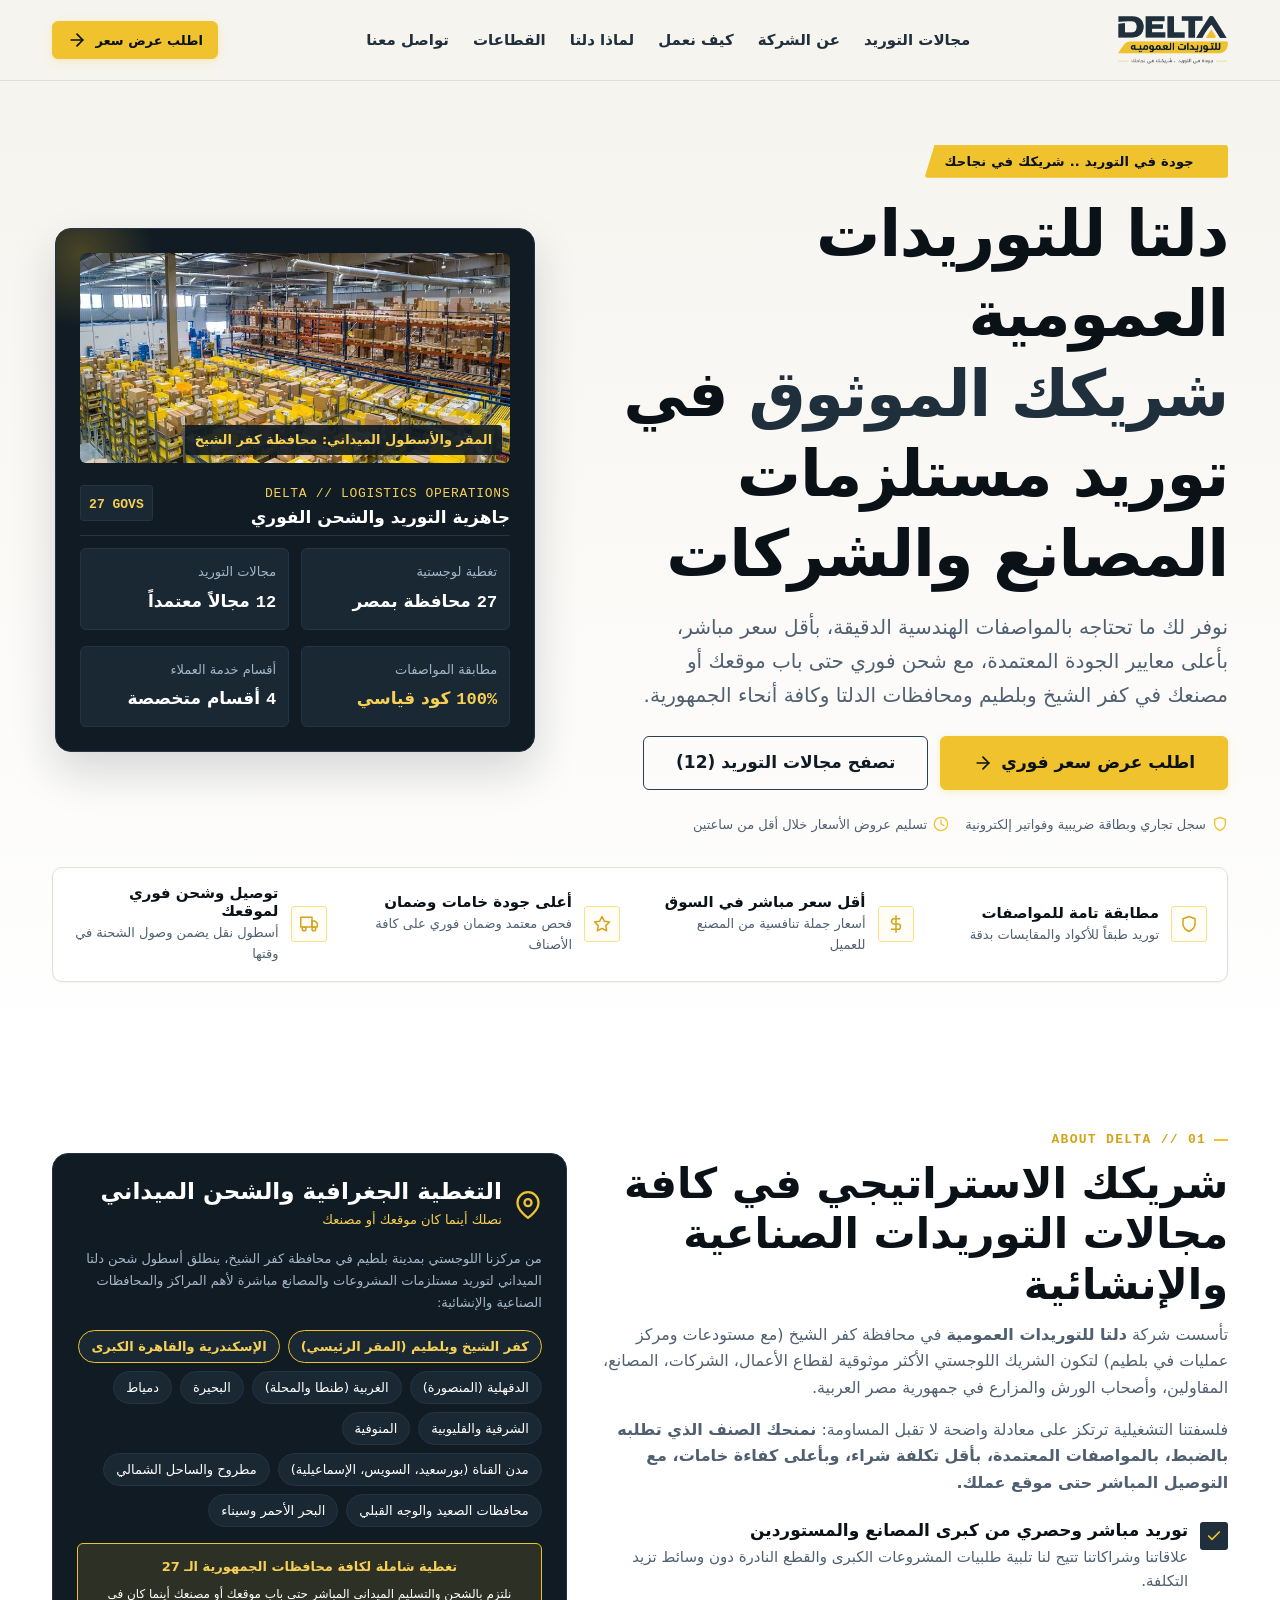
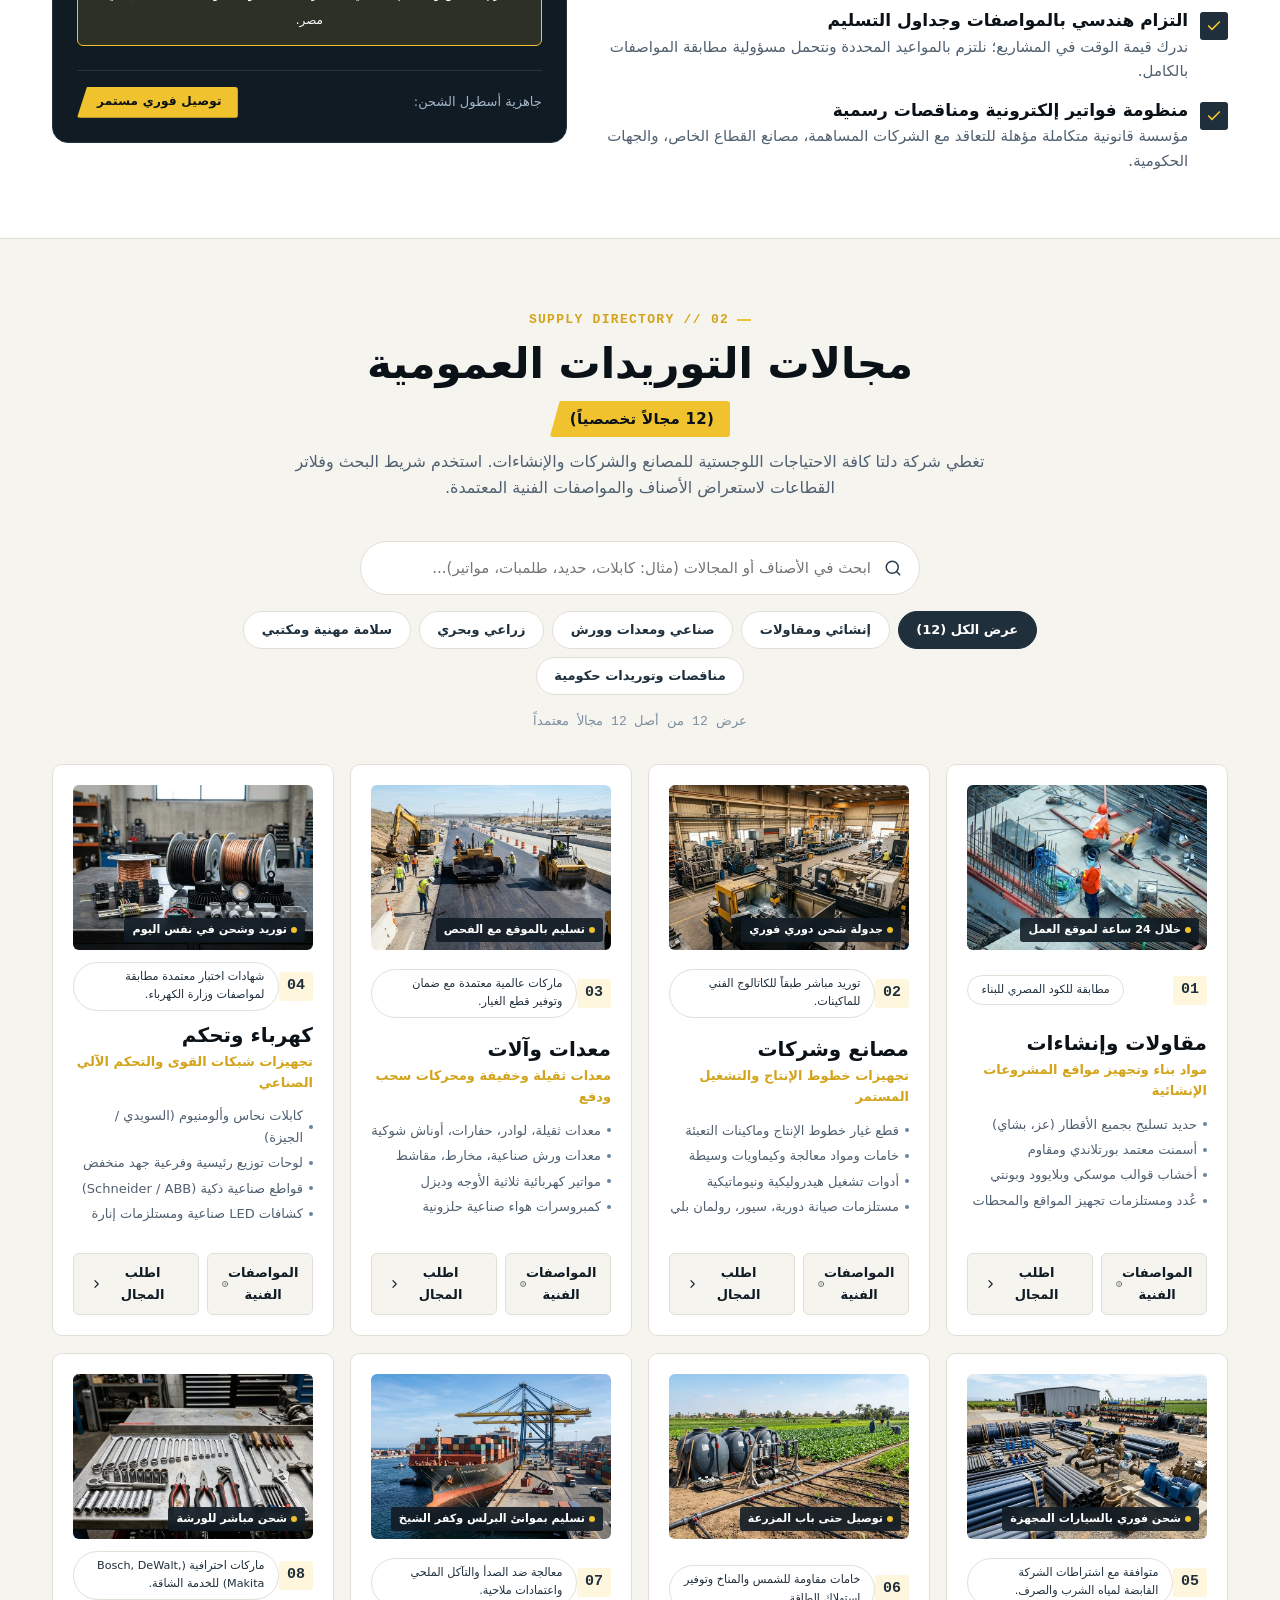
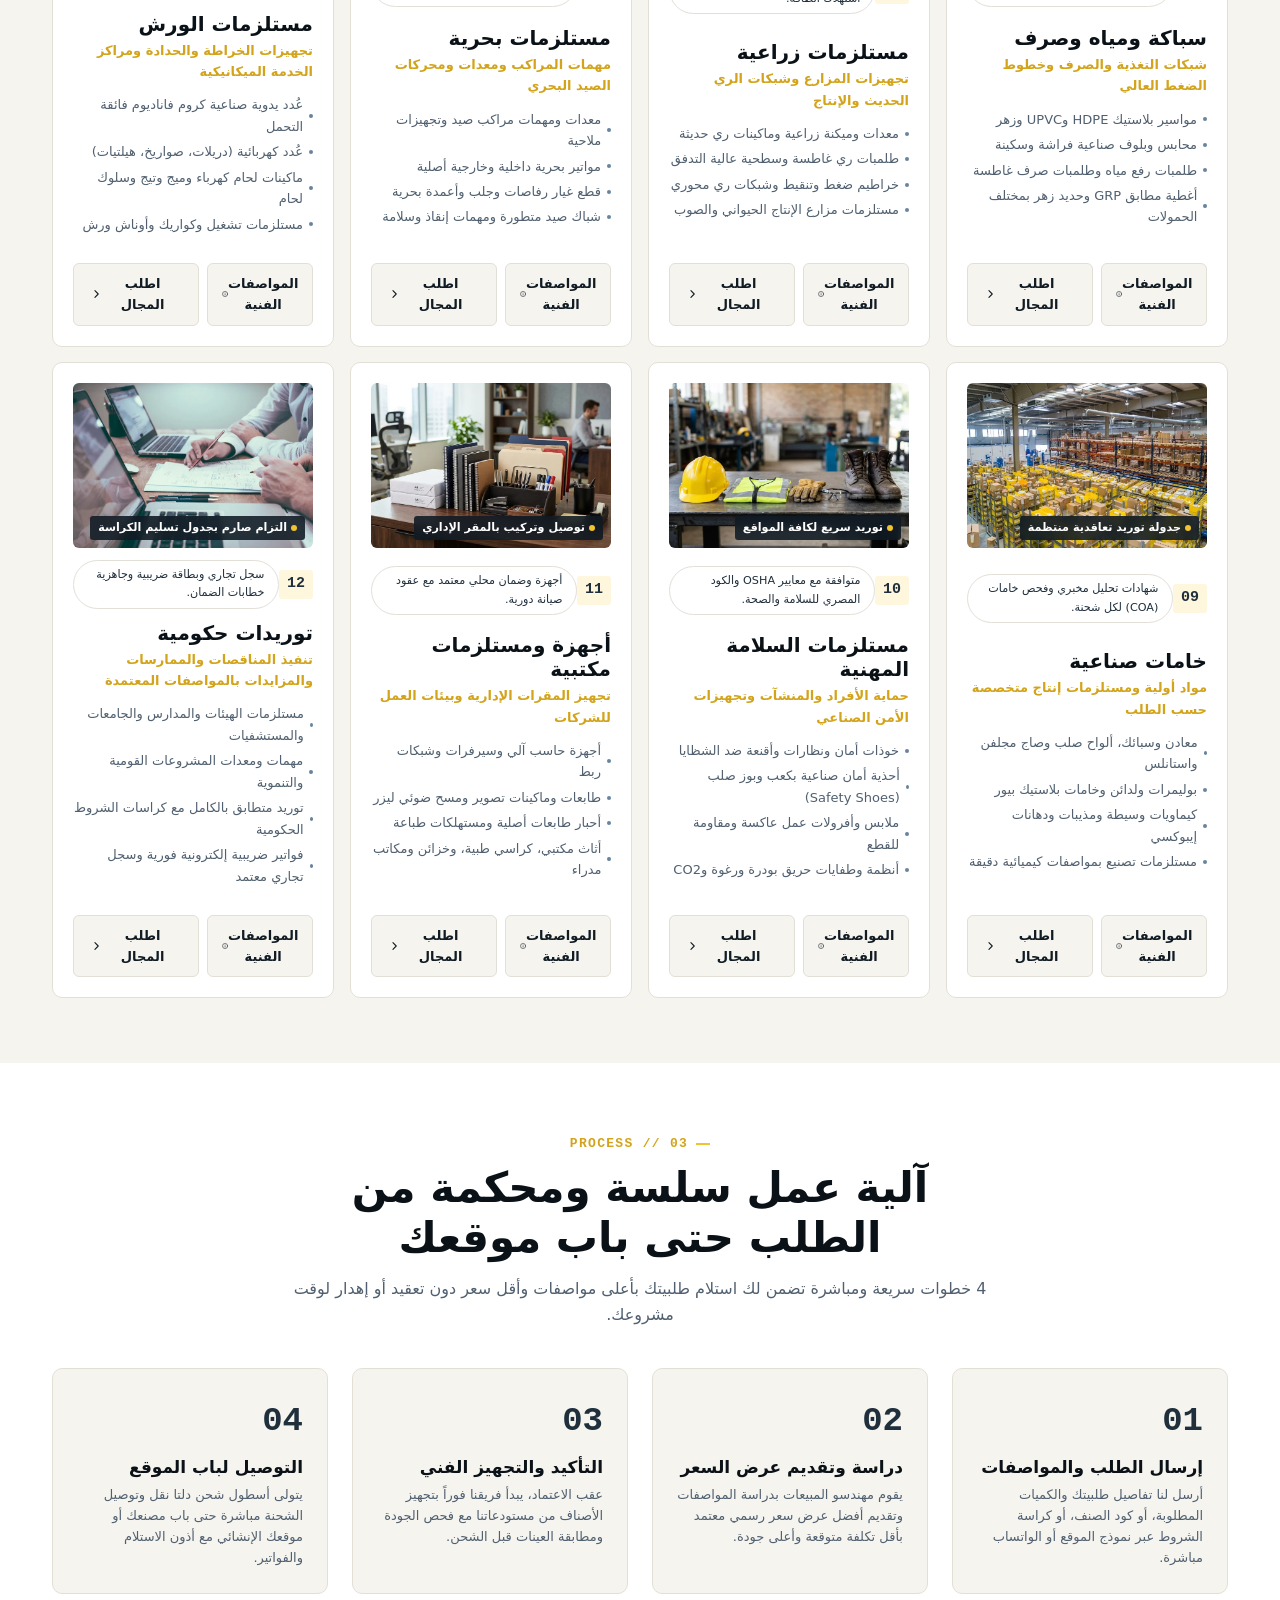
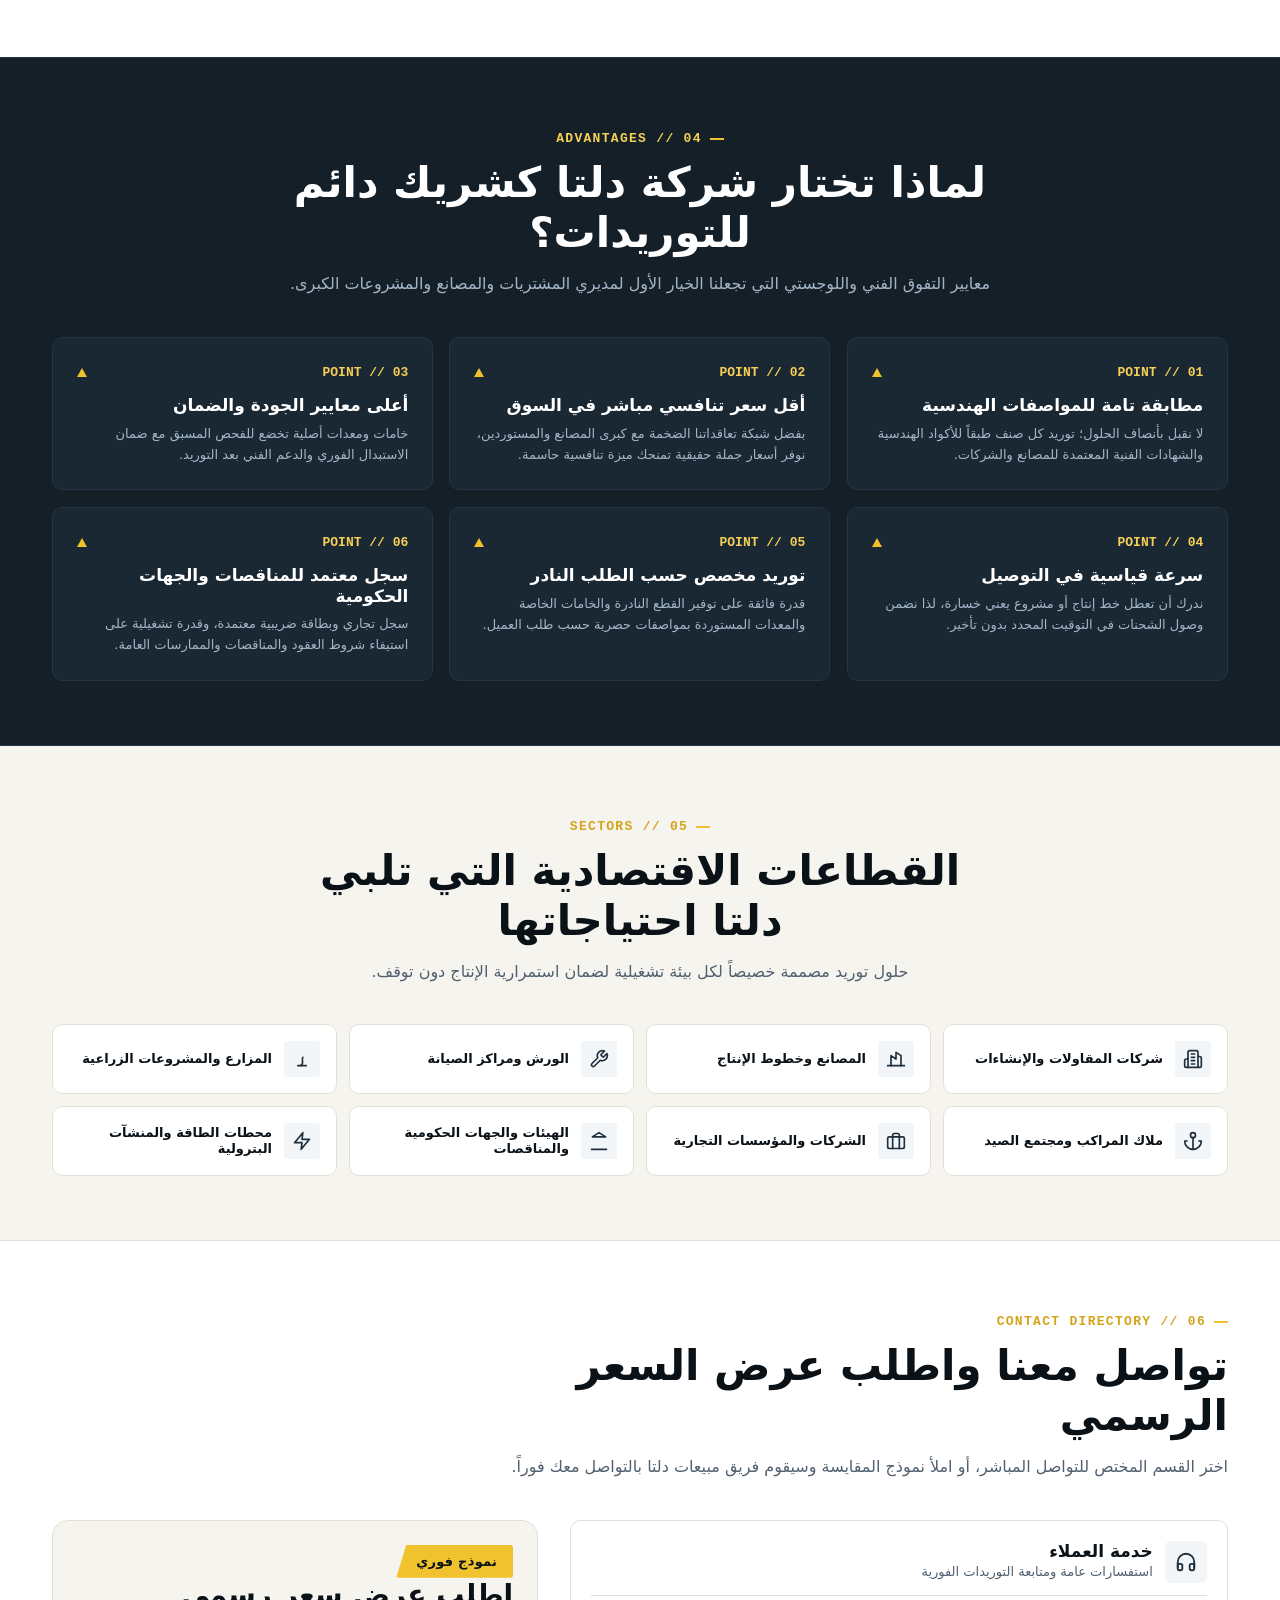
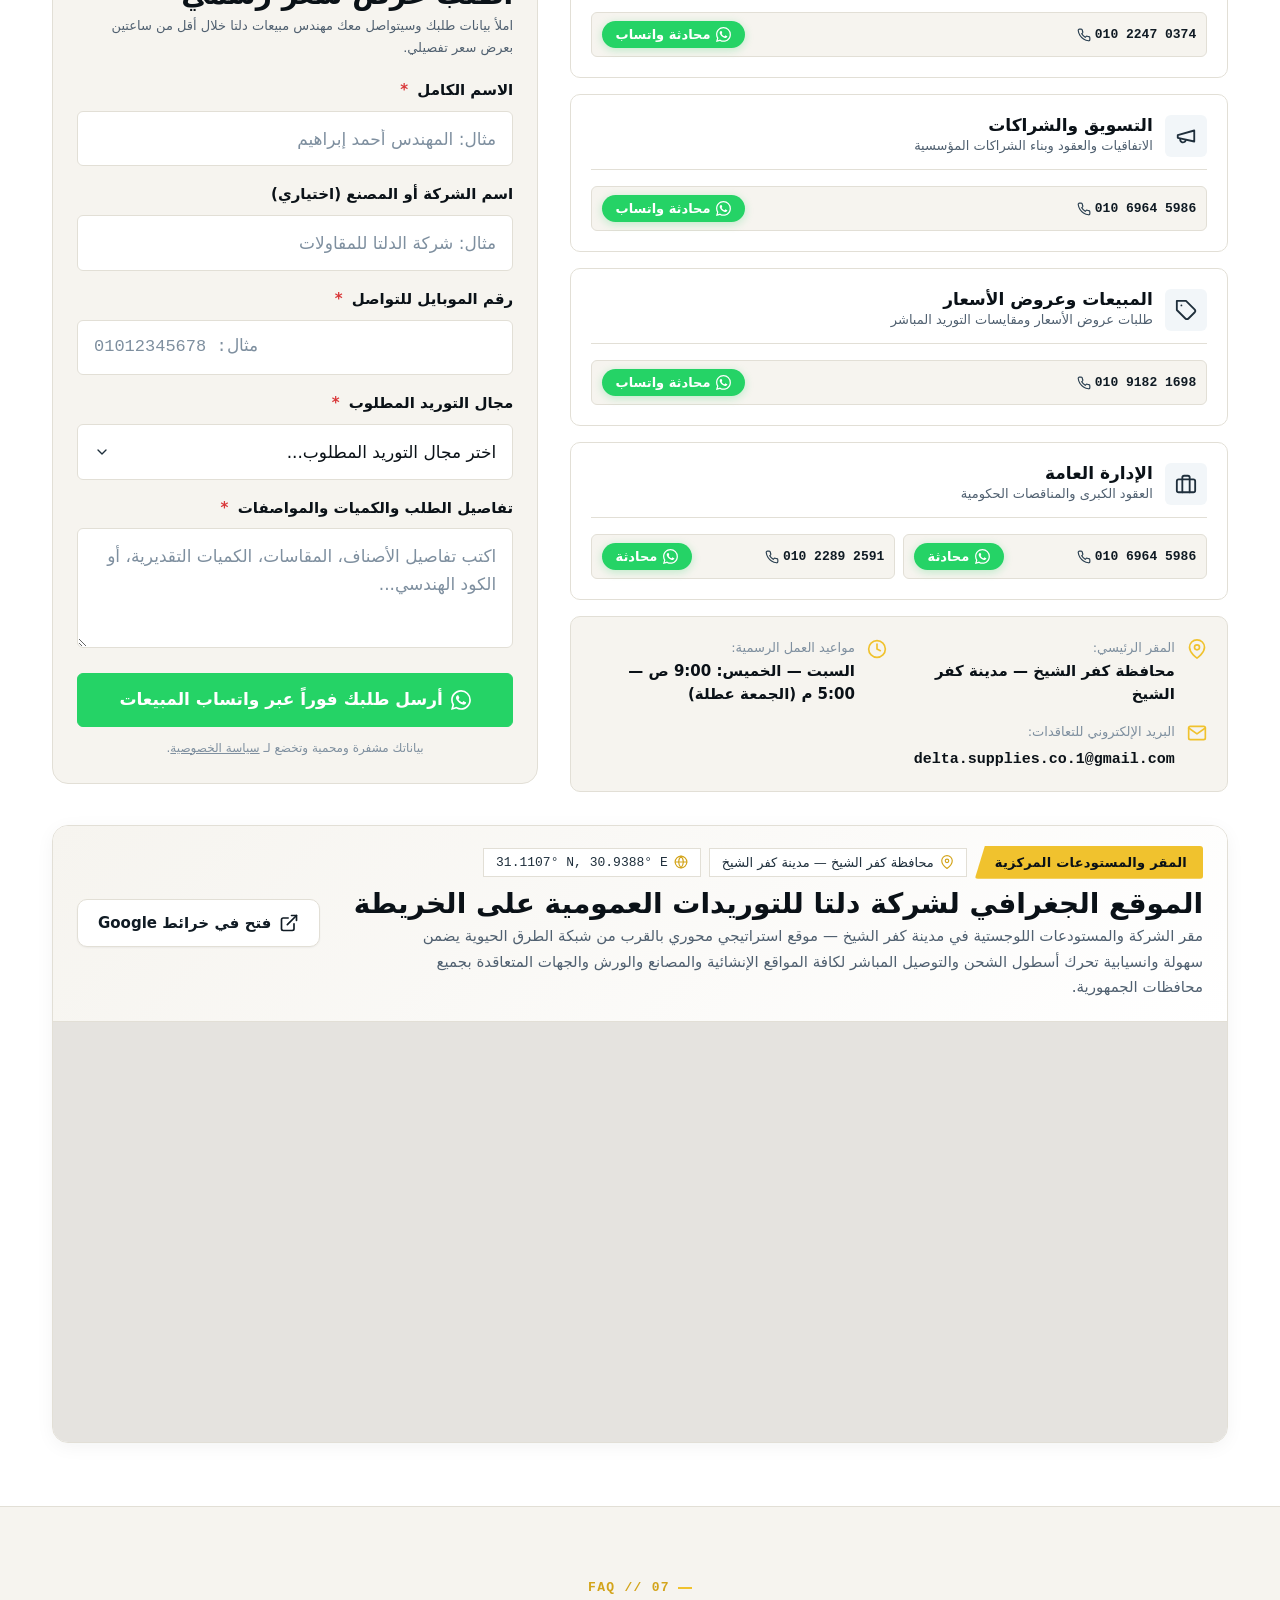
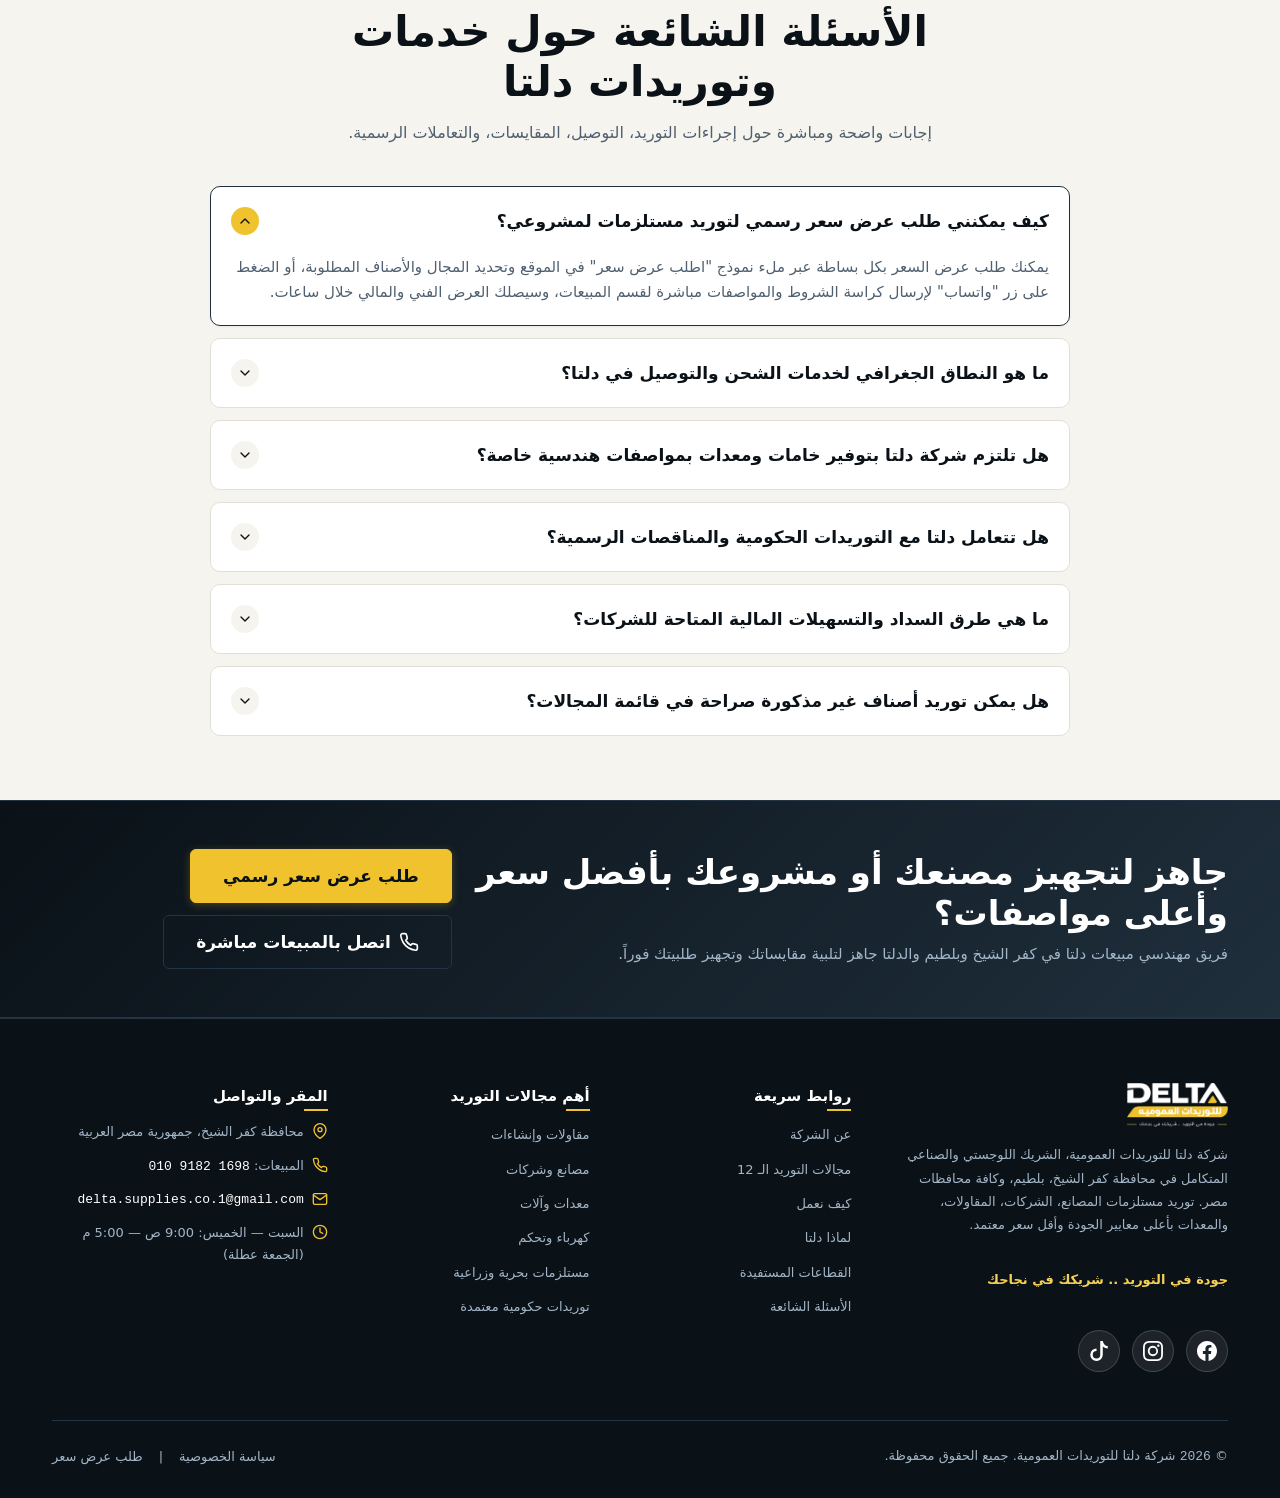
<file: index.html>
<!DOCTYPE html>
<html lang="ar" dir="rtl" data-theme="light">
<head>
  <meta charset="UTF-8">
  <meta name="viewport" content="width=device-width, initial-scale=1.0">
  <meta http-equiv="X-UA-Compatible" content="IE=edge">


  <!-- العنوان والوصف المحسن للسيو المحلي وعربياً -->
  <title>دلتا للتوريدات العمومية | توريد مستلزمات المصانع والشركات بكفر الشيخ</title>
  <meta name="description" content="دلتا للتوريدات العمومية في كفر الشيخ وبلطيم والدلتا: توريد مستلزمات المصانع والشركات، قطع غيار ومعدات ثقيلة، مواد بناء، مستلزمات زراعية وبحرية وتوريدات حكومية بأعلى جودة وأقل سعر.">
  <meta name="keywords" content="توريدات عمومية كفر الشيخ, توريدات بلطيم, مورد مستلزمات مصانع مصر, قطع غيار معدات ثقيلة, مواد بناء وأسمنت وحديد, مستلزمات زراعية وبحرية, توريدات حكومية الدلتا, شركة دلتا للتوريدات">
  <meta name="author" content="دلتا للتوريدات العمومية">
  <meta name="robots" content="index, follow, max-snippet:-1, max-image-preview:large, max-video-preview:-1">
  <link rel="canonical" href="https://deltasupplies-eg.com/">
  <link rel="alternate" hreflang="ar-EG" href="https://deltasupplies-eg.com/">
  <link rel="alternate" hreflang="x-default" href="https://deltasupplies-eg.com/">

  <!-- الأيقونات والـ Favicons الرسمية بالهوية -->
  <link rel="icon" type="image/svg+xml" href="favicon.svg">
  <link rel="icon" type="image/png" sizes="32x32" href="favicon-32x32.png">
  <link rel="apple-touch-icon" sizes="180x180" href="apple-touch-icon.png">
  <link rel="manifest" href="site.webmanifest">
  <meta name="theme-color" content="#1F2F3C">
  <meta name="msapplication-TileColor" content="#1F2F3C">

  <!-- وسوم Open Graph للشبكات الاجتماعية وواتساب -->
  <meta property="og:locale" content="ar_EG">
  <meta property="og:type" content="website">
  <meta property="og:title" content="دلتا للتوريدات العمومية | شريكك في نجاحك بكفر الشيخ والدلتا">
  <meta property="og:description" content="توريد مستلزمات المصانع، الشركات، الورش، المعدات، ومواد البناء بأعلى مواصفات وأقل سعر وسرعة توصيل حتى باب موقعك.">
  <meta property="og:url" content="https://deltasupplies-eg.com/">
  <meta property="og:site_name" content="دلتا للتوريدات العمومية">
  <meta property="og:image" content="https://deltasupplies-eg.com/og-image.png">
  <meta property="og:image:width" content="1200">
  <meta property="og:image:height" content="630">
  <meta property="og:image:alt" content="شعار وهوية شركة دلتا للتوريدات العمومية">

  <!-- بطاقات Twitter Cards -->
  <meta name="twitter:card" content="summary_large_image">
  <meta name="twitter:title" content="دلتا للتوريدات العمومية | شريكك في نجاحك">
  <meta name="twitter:description" content="توريد مستلزمات المصانع والشركات والمعدات الثقيلة بكفر الشيخ والدلتا بالمواصفات المطلوبة وأفضل سعر.">
  <meta name="twitter:image" content="https://deltasupplies-eg.com/og-image.png">

  <!-- التضمين المسبق للأصول الحيوية لتحسين Core Web Vitals (LCP) -->
  <link rel="preload" href="logo.png" as="image" type="image/png">
  <link rel="preload" href="about_logistics.webp" as="image" type="image/webp">
  <link rel="preconnect" href="https://fonts.googleapis.com">
  <link rel="preconnect" href="https://fonts.gstatic.com" crossorigin>

  <!-- ملف التصميم الموحد الرئيسي -->
  <link rel="stylesheet" href="style.css">

  <!-- البيانات المنظمة JSON-LD (Schema.org) للشركة والمجالات والأسئلة الشائعة -->
  <script type="application/ld+json">
  {
    "@context": "https://schema.org",
    "@graph": [
      {
        "@type": ["Organization", "WholesaleStore"],
        "@id": "https://deltasupplies-eg.com/#organization",
        "name": "دلتا للتوريدات العمومية",
        "legalName": "شركة دلتا للتوريدات العمومية والتجارة",
        "alternateName": "Delta General Supplies",
        "url": "https://deltasupplies-eg.com/",
        "logo": "https://deltasupplies-eg.com/logo.png",
        "image": "https://deltasupplies-eg.com/og-image.png",
        "description": "شريكك الاستراتيجي في توريد مستلزمات المصانع والشركات والمعدات ومواد البناء في كفر الشيخ ومحافظات الدلتا ومصر.",
        "slogan": "جودة في التوريد .. شريكك في نجاحك",
        "email": "delta.supplies.co.1@gmail.com",
        "sameAs": [
          "https://www.facebook.com/share/1C1cn6nN6z/",
          "https://instagram.com/delta_supplies4649?srtk=MTdkczg5Y3MzZDkyeg%3D%3D",
          "https://www.tiktok.com/@delta_forsupplies?_r=1&_t=ZS-9AUl8apGSrV"
        ],
        "foundingDate": "2020",
        "address": {
          "@type": "PostalAddress",
          "streetAddress": "مدينة كفر الشيخ",
          "addressLocality": "كفر الشيخ",
          "addressRegion": "محافظة كفر الشيخ",
          "postalCode": "33511",
          "addressCountry": "EG"
        },
        "geo": {
          "@type": "GeoCoordinates",
          "latitude": "31.1107",
          "longitude": "30.9388"
        },
        "areaServed": [
          { "@type": "AdministrativeArea", "name": "محافظة كفر الشيخ" },
          { "@type": "AdministrativeArea", "name": "محافظات الدلتا" },
          { "@type": "Country", "name": "مصر" }
        ],
        "openingHoursSpecification": [
          {
            "@type": "OpeningHoursSpecification",
            "dayOfWeek": ["Saturday", "Sunday", "Monday", "Tuesday", "Wednesday", "Thursday"],
            "opens": "09:00",
            "closes": "17:00"
          }
        ],
        "contactPoint": [
          {
            "@type": "ContactPoint",
            "telephone": "+201022470374",
            "contactType": "customer service",
            "areaServed": "EG",
            "availableLanguage": ["Arabic", "English"]
          },
          {
            "@type": "ContactPoint",
            "telephone": "+201069645986",
            "contactType": "marketing",
            "areaServed": "EG",
            "availableLanguage": ["Arabic", "English"]
          },
          {
            "@type": "ContactPoint",
            "telephone": "+201091821698",
            "contactType": "sales",
            "areaServed": "EG",
            "availableLanguage": ["Arabic", "English"]
          },
          {
            "@type": "ContactPoint",
            "telephone": "+201069645986",
            "contactType": "management",
            "areaServed": "EG",
            "availableLanguage": ["Arabic", "English"]
          },
          {
            "@type": "ContactPoint",
            "telephone": "+201022892591",
            "contactType": "management",
            "areaServed": "EG",
            "availableLanguage": ["Arabic", "English"]
          }
        ],
        "hasOfferCatalog": {
          "@type": "OfferCatalog",
          "name": "فهرس مجالات توريدات دلتا",
          "itemListElement": [
            { "@type": "Offer", "itemOffered": { "@type": "Service", "name": "مقاولات وإنشاءات" } },
            { "@type": "Offer", "itemOffered": { "@type": "Service", "name": "مصانع وشركات" } },
            { "@type": "Offer", "itemOffered": { "@type": "Service", "name": "معدات وآلات" } },
            { "@type": "Offer", "itemOffered": { "@type": "Service", "name": "كهرباء وتحكم" } },
            { "@type": "Offer", "itemOffered": { "@type": "Service", "name": "سباكة ومياه وصرف" } },
            { "@type": "Offer", "itemOffered": { "@type": "Service", "name": "مستلزمات زراعية" } },
            { "@type": "Offer", "itemOffered": { "@type": "Service", "name": "مستلزمات بحرية" } },
            { "@type": "Offer", "itemOffered": { "@type": "Service", "name": "مستلزمات الورش" } },
            { "@type": "Offer", "itemOffered": { "@type": "Service", "name": "خامات صناعية" } },
            { "@type": "Offer", "itemOffered": { "@type": "Service", "name": "مستلزمات السلامة المهنية" } },
            { "@type": "Offer", "itemOffered": { "@type": "Service", "name": "أجهزة ومستلزمات مكتبية" } },
            { "@type": "Offer", "itemOffered": { "@type": "Service", "name": "توريدات حكومية" } }
          ]
        }
      },
      {
        "@type": "FAQPage",
        "@id": "https://deltasupplies-eg.com/#faq",
        "mainEntity": [
          {
            "@type": "Question",
            "name": "كيف يمكنني طلب عرض سعر رسمي لتوريد مستلزمات لمشروعي؟",
            "acceptedAnswer": {
              "@type": "Answer",
              "text": "يمكنك طلب عرض السعر بكل بساطة عبر ملء نموذج 'اطلب عرض سعر' في الموقع وتحديد المجال والأصناف المطلوبة، أو الضغط على زر 'واتساب' لإرسال كراسة الشروط والمواصفات مباشرة لقسم المبيعات."
            }
          },
          {
            "@type": "Question",
            "name": "ما هو النطاق الجغرافي لخدمات الشحن والتوصيل في دلتا؟",
            "acceptedAnswer": {
              "@type": "Answer",
              "text": "مقرنا الرئيسي في كفر الشيخ وبلطيم، ونوفر خدمات توصيل وشحن سريع لكافة مراكز ومدن كفر الشيخ وجميع محافظات الدلتا والجمهورية بالكامل حتى باب موقع العمل أو المصنع."
            }
          },
          {
            "@type": "Question",
            "name": "هل تلتزم شركة دلتا بتوفير خامات ومعدات بمواصفات هندسية خاصة؟",
            "acceptedAnswer": {
              "@type": "Answer",
              "text": "نعم تماماً؛ تخصصنا الأساسي هو توريد المواصفات الدقيقة حسب أكواد المصانع وتوصيات الاستشاريين مع تقديم شهادات المنشأ والاختبار المعتمدة."
            }
          },
          {
            "@type": "Question",
            "name": "هل تتعامل دلتا مع التوريدات الحكومية والمناقصات الرسمية؟",
            "acceptedAnswer": {
              "@type": "Answer",
              "text": "نعم؛ شركة دلتا للتوريدات العمومية مسجلة رسمياً بسجل تجاري وبطاقة ضريبية وفواتير إلكترونية معتمدة، ومؤهلة للمشاركة في المناقصات والممارسات والمزايدات الخاصة بالجهات الحكومية."
            }
          },
          {
            "@type": "Question",
            "name": "ما هي طرق السداد والتسهيلات المالية المتاحة للشركات؟",
            "acceptedAnswer": {
              "@type": "Answer",
              "text": "نوفر مرونة في أنظمة الدفع تشمل: التحويلات البنكية المباشرة، الشيكات التجارية للشركات والجهات المتعاقدة، والدفع عند الاستلام للشحنات المباشرة بعد فحص ومطابقة البضاعة في الموقع."
            }
          },
          {
            "@type": "Question",
            "name": "هل يمكن توريد أصناف غير مذكورة صراحة في قائمة المجالات؟",
            "acceptedAnswer": {
              "@type": "Answer",
              "text": "نعم، مجالاتنا الـ 12 تغطي النطاق الأوسع، ولدينا شبكة توريد واسعة قادرة على تأمين أي مستلزمات صناعية أو قطع غيار استيرادية أو عُدد نادرة حسب مواصفات طلبك المحددة."
            }
          }
        ]
      }
    ]
  }
  </script>
</head>
<body>

  <!-- رابط التخطي للمحتوى الرئيسي لتعزيز إمكانية الوصول Accessibility -->
  <a href="#main-content" class="skip-link">انتقل إلى المحتوى الأساسي</a>

  <!-- ==========================================================================
       الترويسة (Site Header)
       ========================================================================== -->
  <header class="site-header" role="banner">
    <div class="container">
      <div class="header-inner">
        <!-- لوجو الشركة الرسمي المعتمد -->
        <a href="#top" class="brand-logo-link" aria-label="الصفحة الرئيسية لشركة دلتا للتوريدات العمومية">
          <img src="logo.png" alt="شعار دلتا للتوريدات العمومية" id="site-logo-img" class="brand-logo-img" width="180" height="78">
        </a>

        <!-- قائمة التنقل للديسكتوب -->
        <nav class="main-nav" role="navigation" aria-label="التنقل الرئيسي">
          <ul class="nav-list">
            <li><a href="#categories" class="nav-link">مجالات التوريد</a></li>
            <li><a href="#about" class="nav-link">عن الشركة</a></li>
            <li><a href="#workflow" class="nav-link">كيف نعمل</a></li>
            <li><a href="#why-delta" class="nav-link">لماذا دلتا</a></li>
            <li><a href="#sectors" class="nav-link">القطاعات</a></li>
            <li><a href="#contact" class="nav-link">تواصل معنا</a></li>
          </ul>
        </nav>

        <!-- الإجراءات السريعة في الهيدر: زر عرض السعر وقائمة الموبايل -->
        <div class="header-actions">
          <a href="#quote-card" class="btn btn-primary btn-sm" aria-label="الانتقال لنموذج طلب عرض السعر">
            <span>اطلب عرض سعر</span>
            <svg xmlns="http://www.w3.org/2000/svg" width="16" height="16" viewBox="0 0 24 24" fill="none" stroke="currentColor" stroke-width="2" stroke-linecap="round" stroke-linejoin="round" aria-hidden="true"><line x1="5" y1="12" x2="19" y2="12"></line><polyline points="12 5 19 12 12 19"></polyline></svg>
          </a>

          <!-- زر قائمة الموبايل -->
          <button type="button" class="menu-toggle" id="menu-toggle" aria-expanded="false" aria-controls="mobile-drawer" aria-label="فتح قائمة التنقل">
            <svg xmlns="http://www.w3.org/2000/svg" width="24" height="24" viewBox="0 0 24 24" fill="none" stroke="currentColor" stroke-width="2" stroke-linecap="round" stroke-linejoin="round" aria-hidden="true"><line x1="3" y1="12" x2="21" y2="12"></line><line x1="3" y1="6" x2="21" y2="6"></line><line x1="3" y1="18" x2="21" y2="18"></line></svg>
          </button>
        </div>
      </div>
    </div>

    <!-- قائمة الموبايل المنسدلة -->
    <div class="mobile-drawer" id="mobile-drawer" role="region" aria-label="قائمة الموبايل">
      <ul class="mobile-nav-list">
        <li><a href="#categories" class="mobile-nav-link">مجالات التوريد الـ 12</a></li>
        <li><a href="#about" class="mobile-nav-link">عن شركة دلتا</a></li>
        <li><a href="#workflow" class="mobile-nav-link">آلية العمل والشحن</a></li>
        <li><a href="#why-delta" class="mobile-nav-link">مزايا الشراكة</a></li>
        <li><a href="#sectors" class="mobile-nav-link">القطاعات المستفيدة</a></li>
        <li><a href="#contact" class="mobile-nav-link">أرقام التواصل والأقسام</a></li>
        <li><a href="#faq" class="mobile-nav-link">الأسئلة الشائعة</a></li>
      </ul>
      <div style="display: flex; gap: var(--space-2); margin-top: var(--space-3);">
        <a href="#quote-card" class="btn btn-primary" style="flex: 1;">طلب عرض سعر</a>
        <a href="tel:01091821698" class="btn btn-dark" style="flex: 1;">اتصال بالمبيعات</a>
      </div>
      <div class="mobile-drawer-social" style="display: flex; justify-content: center; align-items: center; gap: var(--space-3); margin-top: var(--space-4); padding-top: var(--space-3); border-top: 1px solid var(--color-border-subtle);">
        <a href="https://www.facebook.com/share/1C1cn6nN6z/" target="_blank" rel="noopener noreferrer" class="social-icon-link facebook-link" aria-label="صفحتنا على فيسبوك" title="فيسبوك">
          <svg xmlns="http://www.w3.org/2000/svg" width="20" height="20" fill="currentColor" viewBox="0 0 16 16" aria-hidden="true"><path d="M16 8.049c0-4.446-3.582-8.05-8-8.05C3.58 0-.002 3.603-.002 8.05c0 4.017 2.926 7.347 6.75 7.951v-5.625h-2.03V8.05H6.75V6.275c0-2.017 1.195-3.131 3.022-3.131.876 0 1.791.157 1.791.157v1.98h-1.009c-.993 0-1.303.621-1.303 1.258v1.51h2.218l-.354 2.326H9.25V16c3.824-.604 6.75-3.934 6.75-7.951"/></svg>
        </a>
        <a href="https://instagram.com/delta_supplies4649?srtk=MTdkczg5Y3MzZDkyeg%3D%3D" target="_blank" rel="noopener noreferrer" class="social-icon-link instagram-link" aria-label="حسابنا على انستجرام" title="انستجرام">
          <svg xmlns="http://www.w3.org/2000/svg" width="20" height="20" fill="currentColor" viewBox="0 0 16 16" aria-hidden="true"><path d="M8 0C5.829 0 5.556.01 4.703.048 3.85.088 3.269.222 2.76.42a3.9 3.9 0 0 0-1.417.923A3.9 3.9 0 0 0 .42 2.76C.222 3.268.087 3.85.048 4.7.01 5.555 0 5.827 0 8.001c0 2.172.01 2.444.048 3.297.04.852.174 1.433.372 1.942.205.526.478.972.923 1.417.444.445.89.719 1.416.923.51.198 1.09.333 1.942.372C5.555 15.99 5.827 16 8 16s2.444-.01 3.298-.048c.851-.04 1.434-.174 1.943-.372a3.9 3.9 0 0 0 1.416-.923c.445-.445.718-.891.923-1.417.197-.509.332-1.09.372-1.942C15.99 10.445 16 10.173 16 8s-.01-2.445-.048-3.299c-.04-.851-.175-1.433-.372-1.941a3.9 3.9 0 0 0-.923-1.417A3.9 3.9 0 0 0 13.24.42c-.51-.198-1.092-.333-1.943-.372C10.443.01 10.172 0 7.998 0zm-.717 1.442h.718c2.136 0 2.389.007 3.232.046.78.035 1.204.166 1.486.275.373.145.64.319.92.599s.453.546.598.92c.11.281.24.705.275 1.485.039.843.047 1.096.047 3.231s-.008 2.389-.047 3.232c-.035.78-.166 1.203-.275 1.485a2.5 2.5 0 0 1-.599.919c-.28.28-.546.453-.92.598-.28.11-.704.24-1.485.276-.843.038-1.096.047-3.232.047s-2.39-.009-3.233-.047c-.78-.036-1.203-.166-1.485-.276a2.5 2.5 0 0 1-.92-.598 2.5 2.5 0 0 1-.6-.92c-.109-.281-.24-.705-.275-1.485-.038-.843-.046-1.096-.046-3.233s.008-2.388.046-3.231c.036-.78.166-1.204.276-1.486.145-.373.319-.64.599-.92s.546-.453.92-.598c.282-.11.705-.24 1.485-.276.738-.034 1.024-.044 2.515-.045zm4.988 1.328a.96.96 0 1 0 0 1.92.96.96 0 0 0 0-1.92m-4.27 1.122a4.109 4.109 0 1 0 0 8.217 4.109 4.109 0 0 0 0-8.217m0 1.441a2.667 2.667 0 1 1 0 5.334 2.667 2.667 0 0 1 0-5.334"/></svg>
        </a>
        <a href="https://www.tiktok.com/@delta_forsupplies?_r=1&_t=ZS-9AUl8apGSrV" target="_blank" rel="noopener noreferrer" class="social-icon-link tiktok-link" aria-label="حسابنا على تيك توك" title="تيك توك">
          <svg xmlns="http://www.w3.org/2000/svg" width="20" height="20" fill="currentColor" viewBox="0 0 16 16" aria-hidden="true"><path d="M9 0h1.98c.144.715.54 1.617 1.235 2.512C12.895 3.389 13.797 4 15 4v2c-1.753 0-3.07-.814-4-1.829V11a5 5 0 1 1-5-5v2a3 3 0 1 0 3 3z"/></svg>
        </a>
      </div>
    </div>
  </header>

  <!-- ==========================================================================
       المحتوى الرئيسي (Main Content)
       ========================================================================== -->
  <main id="main-content" role="main">

    <!-- أ) قسم الهيرو (Hero Section) -->
    <section class="hero-section" id="hero">
      <div class="container">
        <div class="hero-grid">
          
          <!-- الجانب النصي للهيرو -->
          <div class="hero-content">
            <div class="hero-tagline-wrapper">
              <span class="badge-delta">
                <span class="delta-triangle" aria-hidden="true"></span>
                جودة في التوريد .. شريكك في نجاحك
              </span>
            </div>

            <h1 class="hero-title">
              دلتا للتوريدات العمومية <br>
              <span class="highlight">شريكك الموثوق</span> في توريد مستلزمات المصانع والشركات
            </h1>

            <p class="hero-subtitle">
              نوفر لك ما تحتاجه بالمواصفات الهندسية الدقيقة، بأقل سعر مباشر، بأعلى معايير الجودة المعتمدة، مع شحن فوري حتى باب موقعك أو مصنعك في كفر الشيخ وبلطيم ومحافظات الدلتا وكافة أنحاء الجمهورية.
            </p>

            <div class="hero-cta-group">
              <a href="#quote-card" class="btn btn-primary btn-lg">
                <span>اطلب عرض سعر فوري</span>
                <svg xmlns="http://www.w3.org/2000/svg" width="20" height="20" viewBox="0 0 24 24" fill="none" stroke="currentColor" stroke-width="2" stroke-linecap="round" stroke-linejoin="round" aria-hidden="true"><line x1="5" y1="12" x2="19" y2="12"></line><polyline points="12 5 19 12 12 19"></polyline></svg>
              </a>
              <a href="#categories" class="btn btn-outline btn-lg">
                <span>تصفح مجالات التوريد (12)</span>
              </a>
            </div>

            <!-- بطاقة التوثيق السريع -->
            <div style="display: flex; align-items: center; gap: var(--space-4); color: var(--color-text-muted); font-size: var(--text-xs); flex-wrap: wrap;">
              <span style="display: inline-flex; align-items: center; gap: 6px;">
                <svg xmlns="http://www.w3.org/2000/svg" width="16" height="16" viewBox="0 0 24 24" fill="none" stroke="#F0C22E" stroke-width="2" stroke-linecap="round" stroke-linejoin="round" aria-hidden="true"><path d="M12 22s8-4 8-10V5l-8-3-8 3v7c0 6 8 10 8 10z"></path></svg>
                سجل تجاري وبطاقة ضريبية وفواتير إلكترونية
              </span>
              <span style="display: inline-flex; align-items: center; gap: 6px;">
                <svg xmlns="http://www.w3.org/2000/svg" width="16" height="16" viewBox="0 0 24 24" fill="none" stroke="#F0C22E" stroke-width="2" stroke-linecap="round" stroke-linejoin="round" aria-hidden="true"><circle cx="12" cy="12" r="10"></circle><polyline points="12 6 12 12 16 14"></polyline></svg>
                تسليم عروض الأسعار خلال أقل من ساعتين
              </span>
            </div>
          </div>

          <!-- العنصر البصري الميداني في الهيرو -->
          <div class="hero-visual">
            <div class="hero-graphic-card">
              <!-- صورة أسطول التوريد والمستودعات -->
              <div style="width: 100%; height: 210px; border-radius: var(--radius-sm); overflow: hidden; margin-bottom: var(--space-4); position: relative;">
                <img src="about_logistics.webp" alt="أسطول شحن ومستودعات دلتا للتوريدات العمومية" style="width: 100%; height: 100%; object-fit: cover;">
                <div style="position: absolute; bottom: 8px; inset-inline-start: 8px; background: rgba(16, 27, 36, 0.9); padding: 4px 10px; border-radius: var(--radius-xs); font-size: var(--text-xs); color: var(--color-amber-400); font-weight: bold;">
                  المقر والأسطول الميداني: محافظة كفر الشيخ
                </div>
              </div>

              <div class="hero-graphic-header" style="margin-bottom: var(--space-3); padding-bottom: var(--space-2);">
                <div>
                  <span class="spec-badge">DELTA // LOGISTICS OPERATIONS</span>
                  <h3 style="color: #FFFFFF; font-size: var(--text-base); margin-top: 2px; margin-bottom: 0;">جاهزية التوريد والشحن الفوري</h3>
                </div>
                <div style="background-color: var(--color-surface-card-dark); border: 1px solid var(--color-border-dark); padding: 4px 8px; border-radius: var(--radius-xs);">
                  <span class="tabular-nums" style="color: var(--color-amber-400); font-weight: bold; font-size: var(--text-xs);">27 GOVS</span>
                </div>
              </div>

              <div class="hero-graphic-body">
                <div class="hero-stat-row">
                  <div class="hero-mini-box">
                    <span class="title">تغطية لوجستية</span>
                    <span class="val"><span class="tabular-nums">27</span> محافظة بمصر</span>
                  </div>
                  <div class="hero-mini-box">
                    <span class="title">مجالات التوريد</span>
                    <span class="val"><span class="tabular-nums">12</span> مجالاً معتمداً</span>
                  </div>
                </div>

                <div class="hero-stat-row">
                  <div class="hero-mini-box">
                    <span class="title">مطابقة المواصفات</span>
                    <span class="val" style="color: var(--color-amber-400);"><span class="tabular-nums">100%</span> كود قياسي</span>
                  </div>
                  <div class="hero-mini-box">
                    <span class="title">أقسام خدمة العملاء</span>
                    <span class="val"><span class="tabular-nums">4</span> أقسام متخصصة</span>
                  </div>
                </div>
              </div>
            </div>
          </div>

        </div>

        <!-- شريط المميزات الأربعة الأساسية تحت الهيرو -->
        <div class="feature-strip reveal-init reveal-delay-3">
          <div class="feature-strip-grid">
            <div class="feature-strip-item">
              <div class="feature-strip-icon" aria-hidden="true">
                <svg xmlns="http://www.w3.org/2000/svg" viewBox="0 0 24 24" fill="none" stroke="currentColor" stroke-width="2" stroke-linecap="round" stroke-linejoin="round"><path d="M12 22s8-4 8-10V5l-8-3-8 3v7c0 6 8 10 8 10z"></path></svg>
              </div>
              <div class="feature-strip-text">
                <h4>مطابقة تامة للمواصفات</h4>
                <p>توريد طبقاً للأكواد والمقايسات بدقة</p>
              </div>
            </div>

            <div class="feature-strip-item">
              <div class="feature-strip-icon" aria-hidden="true">
                <svg xmlns="http://www.w3.org/2000/svg" viewBox="0 0 24 24" fill="none" stroke="currentColor" stroke-width="2" stroke-linecap="round" stroke-linejoin="round"><line x1="12" y1="1" x2="12" y2="23"></line><path d="M17 5H9.5a3.5 3.5 0 0 0 0 7h5a3.5 3.5 0 0 1 0 7H6"></path></svg>
              </div>
              <div class="feature-strip-text">
                <h4>أقل سعر مباشر في السوق</h4>
                <p>أسعار جملة تنافسية من المصنع للعميل</p>
              </div>
            </div>

            <div class="feature-strip-item">
              <div class="feature-strip-icon" aria-hidden="true">
                <svg xmlns="http://www.w3.org/2000/svg" viewBox="0 0 24 24" fill="none" stroke="currentColor" stroke-width="2" stroke-linecap="round" stroke-linejoin="round"><polygon points="12 2 15.09 8.26 22 9.27 17 14.14 18.18 21.02 12 17.77 5.82 21.02 7 14.14 2 9.27 8.91 8.26 12 2"></polygon></svg>
              </div>
              <div class="feature-strip-text">
                <h4>أعلى جودة خامات وضمان</h4>
                <p>فحص معتمد وضمان فوري على كافة الأصناف</p>
              </div>
            </div>

            <div class="feature-strip-item">
              <div class="feature-strip-icon" aria-hidden="true">
                <svg xmlns="http://www.w3.org/2000/svg" viewBox="0 0 24 24" fill="none" stroke="currentColor" stroke-width="2" stroke-linecap="round" stroke-linejoin="round"><rect x="1" y="3" width="15" height="13"></rect><polygon points="16 8 20 8 23 11 23 16 16 16 8"></polygon><circle cx="5.5" cy="18.5" r="2.5"></circle><circle cx="18.5" cy="18.5" r="2.5"></circle></svg>
              </div>
              <div class="feature-strip-text">
                <h4>توصيل وشحن فوري لموقعك</h4>
                <p>أسطول نقل يضمن وصول الشحنة في وقتها</p>
              </div>
            </div>
          </div>
        </div>

      </div>
    </section>

    <!-- ب) قسم عن الشركة (About Section) -->
    <section class="about-section" id="about">
      <div class="container">
        <div class="about-grid">
          
          <div class="reveal-init">
            <span class="section-code">01 // ABOUT DELTA</span>
            <h2>شريكك الاستراتيجي في كافة مجالات التوريدات الصناعية والإنشائية</h2>
            <p>
              تأسست شركة <strong>دلتا للتوريدات العمومية</strong> في محافظة كفر الشيخ (مع مستودعات ومركز عمليات في بلطيم) لتكون الشريك اللوجستي الأكثر موثوقية لقطاع الأعمال، الشركات، المصانع، المقاولين، وأصحاب الورش والمزارع في جمهورية مصر العربية.
            </p>
            <p>
              فلسفتنا التشغيلية ترتكز على معادلة واضحة لا تقبل المساومة: <strong>نمنحك الصنف الذي تطلبه بالضبط، بالمواصفات المعتمدة، بأقل تكلفة شراء، وبأعلى كفاءة خامات، مع التوصيل المباشر حتى موقع عملك.</strong>
            </p>

            <div class="about-points">
              <div class="about-point-item">
                <div class="about-point-bullet" aria-hidden="true">
                  <svg xmlns="http://www.w3.org/2000/svg" viewBox="0 0 24 24" fill="none" stroke="currentColor" stroke-width="2.5" stroke-linecap="round" stroke-linejoin="round"><polyline points="20 6 9 17 4 12"></polyline></svg>
                </div>
                <div class="about-point-text">
                  <h4>توريد مباشر وحصري من كبرى المصانع والمستوردين</h4>
                  <p>علاقاتنا وشراكاتنا تتيح لنا تلبية طلبيات المشروعات الكبرى والقطع النادرة دون وسائط تزيد التكلفة.</p>
                </div>
              </div>

              <div class="about-point-item">
                <div class="about-point-bullet" aria-hidden="true">
                  <svg xmlns="http://www.w3.org/2000/svg" viewBox="0 0 24 24" fill="none" stroke="currentColor" stroke-width="2.5" stroke-linecap="round" stroke-linejoin="round"><polyline points="20 6 9 17 4 12"></polyline></svg>
                </div>
                <div class="about-point-text">
                  <h4>التزام هندسي بالمواصفات وجداول التسليم</h4>
                  <p>ندرك قيمة الوقت في المشاريع؛ نلتزم بالمواعيد المحددة ونتحمل مسؤولية مطابقة المواصفات بالكامل.</p>
                </div>
              </div>

              <div class="about-point-item">
                <div class="about-point-bullet" aria-hidden="true">
                  <svg xmlns="http://www.w3.org/2000/svg" viewBox="0 0 24 24" fill="none" stroke="currentColor" stroke-width="2.5" stroke-linecap="round" stroke-linejoin="round"><polyline points="20 6 9 17 4 12"></polyline></svg>
                </div>
                <div class="about-point-text">
                  <h4>منظومة فواتير إلكترونية ومناقصات رسمية</h4>
                  <p>مؤسسة قانونية متكاملة مؤهلة للتعاقد مع الشركات المساهمة، مصانع القطاع الخاص، والجهات الحكومية.</p>
                </div>
              </div>
            </div>
          </div>

          <!-- بطاقة النطاق الجغرافي الميداني -->
          <div class="coverage-card reveal-init reveal-delay-2">
            <div class="coverage-header">
              <svg xmlns="http://www.w3.org/2000/svg" viewBox="0 0 24 24" fill="none" stroke="currentColor" stroke-width="2" stroke-linecap="round" stroke-linejoin="round" aria-hidden="true"><path d="M21 10c0 7-9 13-9 13s-9-6-9-13a9 9 0 0 1 18 0z"></path><circle cx="12" cy="10" r="3"></circle></svg>
              <div>
                <h3 style="color: #FFFFFF; font-size: var(--text-lg); margin: 0;">التغطية الجغرافية والشحن الميداني</h3>
                <span style="font-size: var(--text-xs); color: var(--color-amber-400);">نصلك أينما كان موقعك أو مصنعك</span>
              </div>
            </div>

            <p style="font-size: var(--text-xs); color: var(--color-text-inverse-muted); line-height: 1.7;">
              من مركزنا اللوجستي بمدينة بلطيم في محافظة كفر الشيخ، ينطلق أسطول شحن دلتا الميداني لتوريد مستلزمات المشروعات والمصانع مباشرة لأهم المراكز والمحافظات الصناعية والإنشائية:
            </p>

            <div class="coverage-list">
              <span class="coverage-tag highlight">كفر الشيخ وبلطيم (المقر الرئيسي)</span>
              <span class="coverage-tag highlight">الإسكندرية والقاهرة الكبرى</span>
              <span class="coverage-tag">الدقهلية (المنصورة)</span>
              <span class="coverage-tag">الغربية (طنطا والمحلة)</span>
              <span class="coverage-tag">البحيرة</span>
              <span class="coverage-tag">دمياط</span>
              <span class="coverage-tag">الشرقية والقليوبية</span>
              <span class="coverage-tag">المنوفية</span>
              <span class="coverage-tag">مدن القناة (بورسعيد، السويس، الإسماعيلية)</span>
              <span class="coverage-tag">مطروح والساحل الشمالي</span>
              <span class="coverage-tag">محافظات الصعيد والوجه القبلي</span>
              <span class="coverage-tag">البحر الأحمر وسيناء</span>
            </div>

            <div style="background: rgba(240, 194, 46, 0.12); border: 1px solid var(--color-amber-500); padding: var(--space-3) var(--space-4); border-radius: var(--radius-sm); margin-top: var(--space-4); text-align: center;">
              <strong style="color: var(--color-amber-400); font-size: var(--text-xs); display: block; margin-bottom: 2px;">تغطية شاملة لكافة محافظات الجمهورية الـ 27</strong>
              <span style="color: #FFFFFF; font-size: 0.75rem; line-height: 1.6;">نلتزم بالشحن والتسليم الميداني المباشر حتى باب موقعك أو مصنعك أينما كان في مصر.</span>
            </div>

            <div style="margin-top: var(--space-6); padding-top: var(--space-4); border-top: 1px solid var(--color-border-dark); display: flex; justify-content: space-between; align-items: center;">
              <span style="font-size: var(--text-xs); color: var(--color-text-inverse-muted);">جاهزية أسطول الشحن:</span>
              <span class="badge-delta" style="font-size: 0.75rem;">توصيل فوري مستمر</span>
            </div>
          </div>

        </div>
      </div>
    </section>

    <!-- ج) قسم مجالات التوريد الـ 12 الغني بالصور والبحث والفلترة -->
    <section class="catalog-section" id="categories">
      <div class="container">
        
        <div class="section-header reveal-init">
          <span class="section-code">02 // SUPPLY DIRECTORY</span>
          <h2>مجالات التوريدات العمومية</h2>
          <div style="margin-top: var(--space-2); margin-bottom: var(--space-3);">
            <span class="badge-delta" style="font-size: var(--text-sm); font-weight: 700;">(12 مجالاً تخصصياً)</span>
          </div>
          <p>
            تغطي شركة دلتا كافة الاحتياجات اللوجستية للمصانع والشركات والإنشاءات. استخدم شريط البحث وفلاتر القطاعات لاستعراض الأصناف والمواصفات الفنية المعتمدة.
          </p>
        </div>

        <!-- أدوات البحث والتصفية للكتالوج -->
        <div class="catalog-controls reveal-init">
          <div class="catalog-search-wrap">
            <svg class="catalog-search-icon" xmlns="http://www.w3.org/2000/svg" viewBox="0 0 24 24" fill="none" stroke="currentColor" stroke-width="2" stroke-linecap="round" stroke-linejoin="round" aria-hidden="true"><circle cx="11" cy="11" r="8"></circle><line x1="21" y1="21" x2="16.65" y2="16.65"></line></svg>
            <input type="text" id="catalog-search-input" class="catalog-search-input" placeholder="ابحث في الأصناف أو المجالات (مثال: كابلات، حديد، طلمبات، مواتير)..." aria-label="البحث في مجالات التوريد">
          </div>

          <div class="filter-tabs-wrap" role="tablist" aria-label="تصنيفات مجالات التوريد">
            <button type="button" class="filter-tab-btn is-active" data-filter="all">عرض الكل (12)</button>
            <button type="button" class="filter-tab-btn" data-filter="construction">إنشائي ومقاولات</button>
            <button type="button" class="filter-tab-btn" data-filter="industrial">صناعي ومعدات وورش</button>
            <button type="button" class="filter-tab-btn" data-filter="agricultural-marine">زراعي وبحري</button>
            <button type="button" class="filter-tab-btn" data-filter="commercial-safety">سلامة مهنية ومكتبي</button>
            <button type="button" class="filter-tab-btn" data-filter="government">مناقصات وتوريدات حكومية</button>
          </div>

          <div class="filter-counter-badge" id="catalog-count-badge" role="status" aria-atomic="true">
            عرض 12 من أصل 12 مجالأ معتمداً
          </div>
        </div>

        <!-- شبكة الكروت الغنية بالصور الحقيقية والتفاصيل -->
        <div class="catalog-grid" id="catalog-grid">
          <!-- 01 مقاولات وإنشاءات -->
          <article class="catalog-card reveal-init" data-category-id="contracting-construction" data-group="construction">
            <div class="catalog-img-wrap">
              <img src="construction.webp" alt="مقاولات وإنشاءات - دلتا للتوريدات العمومية" loading="lazy" width="400" height="250">
              <div class="catalog-img-badge">خلال 24 ساعة لموقع العمل</div>
            </div>

            <div class="catalog-top">
              <span class="catalog-code">01</span>
              <span class="badge-outline" style="font-size: 0.7rem;">مطابقة للكود المصري للبناء</span>
            </div>

            <div>
              <h3 class="catalog-title">مقاولات وإنشاءات</h3>
              <div class="catalog-subtitle">مواد بناء وتجهيز مواقع المشروعات الإنشائية</div>
              <ul class="catalog-items-list">
                <li class="catalog-item-row">حديد تسليح بجميع الأقطار (عز، بشاي)</li><li class="catalog-item-row">أسمنت معتمد بورتلاندي ومقاوم</li><li class="catalog-item-row">أخشاب قوالب موسكي وبلايوود وبونتي</li><li class="catalog-item-row">عُدد ومستلزمات تجهيز المواقع والمحطات</li>
              </ul>
            </div>

            <div style="display: flex; gap: var(--space-2); margin-top: var(--space-3);">
              <button type="button" class="btn-sector-modal" data-modal-category="contracting-construction" style="flex: 1;" aria-label="عرض مواصفات هذه الفئة">
                <span>المواصفات الفنية</span>
                <svg xmlns="http://www.w3.org/2000/svg" viewBox="0 0 24 24" fill="none" stroke="currentColor" stroke-width="2" stroke-linecap="round" stroke-linejoin="round" aria-hidden="true"><circle cx="12" cy="12" r="10"></circle><line x1="12" y1="16" x2="12" y2="12"></line><line x1="12" y1="8" x2="12.01" y2="8"></line></svg>
              </button>
              <button type="button" class="catalog-action-btn" data-request-category="contracting-construction" style="flex: 1.2;" aria-label="اطلب توريدات مقاولات وإنشاءات">
                <span>اطلب المجال</span>
                <svg xmlns="http://www.w3.org/2000/svg" viewBox="0 0 24 24" fill="none" stroke="currentColor" stroke-width="2" stroke-linecap="round" stroke-linejoin="round" aria-hidden="true"><polyline points="9 18 15 12 9 6"></polyline></svg>
              </button>
            </div>
          </article>

          <!-- 02 مصانع وشركات -->
          <article class="catalog-card reveal-init" data-category-id="factories-companies" data-group="industrial">
            <div class="catalog-img-wrap">
              <img src="industrial.webp" alt="مصانع وشركات - دلتا للتوريدات العمومية" loading="lazy" width="400" height="250">
              <div class="catalog-img-badge">جدولة شحن دوري فوري</div>
            </div>

            <div class="catalog-top">
              <span class="catalog-code">02</span>
              <span class="badge-outline" style="font-size: 0.7rem;">توريد مباشر طبقاً للكاتالوج الفني للماكينات.</span>
            </div>

            <div>
              <h3 class="catalog-title">مصانع وشركات</h3>
              <div class="catalog-subtitle">تجهيزات خطوط الإنتاج والتشغيل المستمر</div>
              <ul class="catalog-items-list">
                <li class="catalog-item-row">قطع غيار خطوط الإنتاج وماكينات التعبئة</li><li class="catalog-item-row">خامات ومواد معالجة وكيماويات وسيطة</li><li class="catalog-item-row">أدوات تشغيل هيدروليكية ونيوماتيكية</li><li class="catalog-item-row">مستلزمات صيانة دورية، سيور، رولمان بلي</li>
              </ul>
            </div>

            <div style="display: flex; gap: var(--space-2); margin-top: var(--space-3);">
              <button type="button" class="btn-sector-modal" data-modal-category="factories-companies" style="flex: 1;" aria-label="عرض مواصفات هذه الفئة">
                <span>المواصفات الفنية</span>
                <svg xmlns="http://www.w3.org/2000/svg" viewBox="0 0 24 24" fill="none" stroke="currentColor" stroke-width="2" stroke-linecap="round" stroke-linejoin="round" aria-hidden="true"><circle cx="12" cy="12" r="10"></circle><line x1="12" y1="16" x2="12" y2="12"></line><line x1="12" y1="8" x2="12.01" y2="8"></line></svg>
              </button>
              <button type="button" class="catalog-action-btn" data-request-category="factories-companies" style="flex: 1.2;" aria-label="اطلب توريدات مصانع وشركات">
                <span>اطلب المجال</span>
                <svg xmlns="http://www.w3.org/2000/svg" viewBox="0 0 24 24" fill="none" stroke="currentColor" stroke-width="2" stroke-linecap="round" stroke-linejoin="round" aria-hidden="true"><polyline points="9 18 15 12 9 6"></polyline></svg>
              </button>
            </div>
          </article>

          <!-- 03 معدات وآلات -->
          <article class="catalog-card reveal-init" data-category-id="machinery-equipment" data-group="industrial">
            <div class="catalog-img-wrap">
              <img src="infrastructure.webp" alt="معدات وآلات - دلتا للتوريدات العمومية" loading="lazy" width="400" height="250">
              <div class="catalog-img-badge">تسليم بالموقع مع الفحص</div>
            </div>

            <div class="catalog-top">
              <span class="catalog-code">03</span>
              <span class="badge-outline" style="font-size: 0.7rem;">ماركات عالمية معتمدة مع ضمان وتوفير قطع الغيار.</span>
            </div>

            <div>
              <h3 class="catalog-title">معدات وآلات</h3>
              <div class="catalog-subtitle">معدات ثقيلة وخفيفة ومحركات سحب ودفع</div>
              <ul class="catalog-items-list">
                <li class="catalog-item-row">معدات ثقيلة، لوادر، حفارات، أوناش شوكية</li><li class="catalog-item-row">معدات ورش صناعية، مخارط، مقاشط</li><li class="catalog-item-row">مواتير كهربائية ثلاثية الأوجه وديزل</li><li class="catalog-item-row">كمبروسرات هواء صناعية حلزونية</li>
              </ul>
            </div>

            <div style="display: flex; gap: var(--space-2); margin-top: var(--space-3);">
              <button type="button" class="btn-sector-modal" data-modal-category="machinery-equipment" style="flex: 1;" aria-label="عرض مواصفات هذه الفئة">
                <span>المواصفات الفنية</span>
                <svg xmlns="http://www.w3.org/2000/svg" viewBox="0 0 24 24" fill="none" stroke="currentColor" stroke-width="2" stroke-linecap="round" stroke-linejoin="round" aria-hidden="true"><circle cx="12" cy="12" r="10"></circle><line x1="12" y1="16" x2="12" y2="12"></line><line x1="12" y1="8" x2="12.01" y2="8"></line></svg>
              </button>
              <button type="button" class="catalog-action-btn" data-request-category="machinery-equipment" style="flex: 1.2;" aria-label="اطلب توريدات معدات وآلات">
                <span>اطلب المجال</span>
                <svg xmlns="http://www.w3.org/2000/svg" viewBox="0 0 24 24" fill="none" stroke="currentColor" stroke-width="2" stroke-linecap="round" stroke-linejoin="round" aria-hidden="true"><polyline points="9 18 15 12 9 6"></polyline></svg>
              </button>
            </div>
          </article>

          <!-- 04 كهرباء وتحكم -->
          <article class="catalog-card reveal-init" data-category-id="electrical-automation" data-group="industrial">
            <div class="catalog-img-wrap">
              <img src="electrical.webp" alt="كهرباء وتحكم - دلتا للتوريدات العمومية" loading="lazy" width="400" height="250">
              <div class="catalog-img-badge">توريد وشحن في نفس اليوم</div>
            </div>

            <div class="catalog-top">
              <span class="catalog-code">04</span>
              <span class="badge-outline" style="font-size: 0.7rem;">شهادات اختبار معتمدة مطابقة لمواصفات وزارة الكهرباء.</span>
            </div>

            <div>
              <h3 class="catalog-title">كهرباء وتحكم</h3>
              <div class="catalog-subtitle">تجهيزات شبكات القوى والتحكم الآلي الصناعي</div>
              <ul class="catalog-items-list">
                <li class="catalog-item-row">كابلات نحاس وألومنيوم (السويدي / الجيزة)</li><li class="catalog-item-row">لوحات توزيع رئيسية وفرعية جهد منخفض</li><li class="catalog-item-row">قواطع صناعية ذكية (Schneider / ABB)</li><li class="catalog-item-row">كشافات LED صناعية ومستلزمات إنارة</li>
              </ul>
            </div>

            <div style="display: flex; gap: var(--space-2); margin-top: var(--space-3);">
              <button type="button" class="btn-sector-modal" data-modal-category="electrical-automation" style="flex: 1;" aria-label="عرض مواصفات هذه الفئة">
                <span>المواصفات الفنية</span>
                <svg xmlns="http://www.w3.org/2000/svg" viewBox="0 0 24 24" fill="none" stroke="currentColor" stroke-width="2" stroke-linecap="round" stroke-linejoin="round" aria-hidden="true"><circle cx="12" cy="12" r="10"></circle><line x1="12" y1="16" x2="12" y2="12"></line><line x1="12" y1="8" x2="12.01" y2="8"></line></svg>
              </button>
              <button type="button" class="catalog-action-btn" data-request-category="electrical-automation" style="flex: 1.2;" aria-label="اطلب توريدات كهرباء وتحكم">
                <span>اطلب المجال</span>
                <svg xmlns="http://www.w3.org/2000/svg" viewBox="0 0 24 24" fill="none" stroke="currentColor" stroke-width="2" stroke-linecap="round" stroke-linejoin="round" aria-hidden="true"><polyline points="9 18 15 12 9 6"></polyline></svg>
              </button>
            </div>
          </article>

          <!-- 05 سباكة ومياه وصرف -->
          <article class="catalog-card reveal-init" data-category-id="plumbing-water-drainage" data-group="construction">
            <div class="catalog-img-wrap">
              <img src="irrigation.webp" alt="سباكة ومياه وصرف - دلتا للتوريدات العمومية" loading="lazy" width="400" height="250">
              <div class="catalog-img-badge">شحن فوري بالسيارات المجهزة</div>
            </div>

            <div class="catalog-top">
              <span class="catalog-code">05</span>
              <span class="badge-outline" style="font-size: 0.7rem;">متوافقة مع اشتراطات الشركة القابضة لمياه الشرب والصرف.</span>
            </div>

            <div>
              <h3 class="catalog-title">سباكة ومياه وصرف</h3>
              <div class="catalog-subtitle">شبكات التغذية والصرف وخطوط الضغط العالي</div>
              <ul class="catalog-items-list">
                <li class="catalog-item-row">مواسير بلاستيك HDPE وUPVC وزهر</li><li class="catalog-item-row">محابس وبلوف صناعية فراشة وسكينة</li><li class="catalog-item-row">طلمبات رفع مياه وطلمبات صرف غاطسة</li><li class="catalog-item-row">أغطية مطابق GRP وحديد زهر بمختلف الحمولات</li>
              </ul>
            </div>

            <div style="display: flex; gap: var(--space-2); margin-top: var(--space-3);">
              <button type="button" class="btn-sector-modal" data-modal-category="plumbing-water-drainage" style="flex: 1;" aria-label="عرض مواصفات هذه الفئة">
                <span>المواصفات الفنية</span>
                <svg xmlns="http://www.w3.org/2000/svg" viewBox="0 0 24 24" fill="none" stroke="currentColor" stroke-width="2" stroke-linecap="round" stroke-linejoin="round" aria-hidden="true"><circle cx="12" cy="12" r="10"></circle><line x1="12" y1="16" x2="12" y2="12"></line><line x1="12" y1="8" x2="12.01" y2="8"></line></svg>
              </button>
              <button type="button" class="catalog-action-btn" data-request-category="plumbing-water-drainage" style="flex: 1.2;" aria-label="اطلب توريدات سباكة ومياه وصرف">
                <span>اطلب المجال</span>
                <svg xmlns="http://www.w3.org/2000/svg" viewBox="0 0 24 24" fill="none" stroke="currentColor" stroke-width="2" stroke-linecap="round" stroke-linejoin="round" aria-hidden="true"><polyline points="9 18 15 12 9 6"></polyline></svg>
              </button>
            </div>
          </article>

          <!-- 06 مستلزمات زراعية -->
          <article class="catalog-card reveal-init" data-category-id="agricultural-supplies" data-group="agricultural-marine">
            <div class="catalog-img-wrap">
              <img src="agriculture.webp" alt="مستلزمات زراعية - دلتا للتوريدات العمومية" loading="lazy" width="400" height="250">
              <div class="catalog-img-badge">توصيل حتى باب المزرعة</div>
            </div>

            <div class="catalog-top">
              <span class="catalog-code">06</span>
              <span class="badge-outline" style="font-size: 0.7rem;">خامات مقاومة للشمس والمناخ وتوفير استهلاك الطاقة.</span>
            </div>

            <div>
              <h3 class="catalog-title">مستلزمات زراعية</h3>
              <div class="catalog-subtitle">تجهيزات المزارع وشبكات الري الحديث والإنتاج</div>
              <ul class="catalog-items-list">
                <li class="catalog-item-row">معدات وميكنة زراعية وماكينات ري حديثة</li><li class="catalog-item-row">طلمبات ري غاطسة وسطحية عالية التدفق</li><li class="catalog-item-row">خراطيم ضغط وتنقيط وشبكات ري محوري</li><li class="catalog-item-row">مستلزمات مزارع الإنتاج الحيواني والصوب</li>
              </ul>
            </div>

            <div style="display: flex; gap: var(--space-2); margin-top: var(--space-3);">
              <button type="button" class="btn-sector-modal" data-modal-category="agricultural-supplies" style="flex: 1;" aria-label="عرض مواصفات هذه الفئة">
                <span>المواصفات الفنية</span>
                <svg xmlns="http://www.w3.org/2000/svg" viewBox="0 0 24 24" fill="none" stroke="currentColor" stroke-width="2" stroke-linecap="round" stroke-linejoin="round" aria-hidden="true"><circle cx="12" cy="12" r="10"></circle><line x1="12" y1="16" x2="12" y2="12"></line><line x1="12" y1="8" x2="12.01" y2="8"></line></svg>
              </button>
              <button type="button" class="catalog-action-btn" data-request-category="agricultural-supplies" style="flex: 1.2;" aria-label="اطلب توريدات مستلزمات زراعية">
                <span>اطلب المجال</span>
                <svg xmlns="http://www.w3.org/2000/svg" viewBox="0 0 24 24" fill="none" stroke="currentColor" stroke-width="2" stroke-linecap="round" stroke-linejoin="round" aria-hidden="true"><polyline points="9 18 15 12 9 6"></polyline></svg>
              </button>
            </div>
          </article>

          <!-- 07 مستلزمات بحرية -->
          <article class="catalog-card reveal-init" data-category-id="marine-supplies" data-group="agricultural-marine">
            <div class="catalog-img-wrap">
              <img src="marine.webp" alt="مستلزمات بحرية - دلتا للتوريدات العمومية" loading="lazy" width="400" height="250">
              <div class="catalog-img-badge">تسليم بموانئ البرلس وكفر الشيخ</div>
            </div>

            <div class="catalog-top">
              <span class="catalog-code">07</span>
              <span class="badge-outline" style="font-size: 0.7rem;">معالجة ضد الصدأ والتآكل الملحي واعتمادات ملاحية.</span>
            </div>

            <div>
              <h3 class="catalog-title">مستلزمات بحرية</h3>
              <div class="catalog-subtitle">مهمات المراكب ومعدات ومحركات الصيد البحري</div>
              <ul class="catalog-items-list">
                <li class="catalog-item-row">معدات ومهمات مراكب صيد وتجهيزات ملاحية</li><li class="catalog-item-row">مواتير بحرية داخلية وخارجية أصلية</li><li class="catalog-item-row">قطع غيار رفاصات وجلب وأعمدة بحرية</li><li class="catalog-item-row">شباك صيد متطورة ومهمات إنقاذ وسلامة</li>
              </ul>
            </div>

            <div style="display: flex; gap: var(--space-2); margin-top: var(--space-3);">
              <button type="button" class="btn-sector-modal" data-modal-category="marine-supplies" style="flex: 1;" aria-label="عرض مواصفات هذه الفئة">
                <span>المواصفات الفنية</span>
                <svg xmlns="http://www.w3.org/2000/svg" viewBox="0 0 24 24" fill="none" stroke="currentColor" stroke-width="2" stroke-linecap="round" stroke-linejoin="round" aria-hidden="true"><circle cx="12" cy="12" r="10"></circle><line x1="12" y1="16" x2="12" y2="12"></line><line x1="12" y1="8" x2="12.01" y2="8"></line></svg>
              </button>
              <button type="button" class="catalog-action-btn" data-request-category="marine-supplies" style="flex: 1.2;" aria-label="اطلب توريدات مستلزمات بحرية">
                <span>اطلب المجال</span>
                <svg xmlns="http://www.w3.org/2000/svg" viewBox="0 0 24 24" fill="none" stroke="currentColor" stroke-width="2" stroke-linecap="round" stroke-linejoin="round" aria-hidden="true"><polyline points="9 18 15 12 9 6"></polyline></svg>
              </button>
            </div>
          </article>

          <!-- 08 مستلزمات الورش -->
          <article class="catalog-card reveal-init" data-category-id="workshop-supplies" data-group="industrial">
            <div class="catalog-img-wrap">
              <img src="mechanical.webp" alt="مستلزمات الورش - دلتا للتوريدات العمومية" loading="lazy" width="400" height="250">
              <div class="catalog-img-badge">شحن مباشر للورشة</div>
            </div>

            <div class="catalog-top">
              <span class="catalog-code">08</span>
              <span class="badge-outline" style="font-size: 0.7rem;">ماركات احترافية (Bosch, DeWalt, Makita) للخدمة الشاقة.</span>
            </div>

            <div>
              <h3 class="catalog-title">مستلزمات الورش</h3>
              <div class="catalog-subtitle">تجهيزات الخراطة والحدادة ومراكز الخدمة الميكانيكية</div>
              <ul class="catalog-items-list">
                <li class="catalog-item-row">عُدد يدوية صناعية كروم فاناديوم فائقة التحمل</li><li class="catalog-item-row">عُدد كهربائية (دريلات، صواريخ، هيلتيات)</li><li class="catalog-item-row">ماكينات لحام كهرباء وميج وتيج وسلوك لحام</li><li class="catalog-item-row">مستلزمات تشغيل وكواريك وأوناش ورش</li>
              </ul>
            </div>

            <div style="display: flex; gap: var(--space-2); margin-top: var(--space-3);">
              <button type="button" class="btn-sector-modal" data-modal-category="workshop-supplies" style="flex: 1;" aria-label="عرض مواصفات هذه الفئة">
                <span>المواصفات الفنية</span>
                <svg xmlns="http://www.w3.org/2000/svg" viewBox="0 0 24 24" fill="none" stroke="currentColor" stroke-width="2" stroke-linecap="round" stroke-linejoin="round" aria-hidden="true"><circle cx="12" cy="12" r="10"></circle><line x1="12" y1="16" x2="12" y2="12"></line><line x1="12" y1="8" x2="12.01" y2="8"></line></svg>
              </button>
              <button type="button" class="catalog-action-btn" data-request-category="workshop-supplies" style="flex: 1.2;" aria-label="اطلب توريدات مستلزمات الورش">
                <span>اطلب المجال</span>
                <svg xmlns="http://www.w3.org/2000/svg" viewBox="0 0 24 24" fill="none" stroke="currentColor" stroke-width="2" stroke-linecap="round" stroke-linejoin="round" aria-hidden="true"><polyline points="9 18 15 12 9 6"></polyline></svg>
              </button>
            </div>
          </article>

          <!-- 09 خامات صناعية -->
          <article class="catalog-card reveal-init" data-category-id="industrial-raw-materials" data-group="industrial">
            <div class="catalog-img-wrap">
              <img src="custom.webp" alt="خامات صناعية - دلتا للتوريدات العمومية" loading="lazy" width="400" height="250">
              <div class="catalog-img-badge">جدولة توريد تعاقدية منتظمة</div>
            </div>

            <div class="catalog-top">
              <span class="catalog-code">09</span>
              <span class="badge-outline" style="font-size: 0.7rem;">شهادات تحليل مخبري وفحص خامات (COA) لكل شحنة.</span>
            </div>

            <div>
              <h3 class="catalog-title">خامات صناعية</h3>
              <div class="catalog-subtitle">مواد أولية ومستلزمات إنتاج متخصصة حسب الطلب</div>
              <ul class="catalog-items-list">
                <li class="catalog-item-row">معادن وسبائك، ألواح صلب وصاج مجلفن واستانلس</li><li class="catalog-item-row">بوليمرات ولدائن وخامات بلاستيك بيور</li><li class="catalog-item-row">كيماويات وسيطة ومذيبات ودهانات إيبوكسي</li><li class="catalog-item-row">مستلزمات تصنيع بمواصفات كيميائية دقيقة</li>
              </ul>
            </div>

            <div style="display: flex; gap: var(--space-2); margin-top: var(--space-3);">
              <button type="button" class="btn-sector-modal" data-modal-category="industrial-raw-materials" style="flex: 1;" aria-label="عرض مواصفات هذه الفئة">
                <span>المواصفات الفنية</span>
                <svg xmlns="http://www.w3.org/2000/svg" viewBox="0 0 24 24" fill="none" stroke="currentColor" stroke-width="2" stroke-linecap="round" stroke-linejoin="round" aria-hidden="true"><circle cx="12" cy="12" r="10"></circle><line x1="12" y1="16" x2="12" y2="12"></line><line x1="12" y1="8" x2="12.01" y2="8"></line></svg>
              </button>
              <button type="button" class="catalog-action-btn" data-request-category="industrial-raw-materials" style="flex: 1.2;" aria-label="اطلب توريدات خامات صناعية">
                <span>اطلب المجال</span>
                <svg xmlns="http://www.w3.org/2000/svg" viewBox="0 0 24 24" fill="none" stroke="currentColor" stroke-width="2" stroke-linecap="round" stroke-linejoin="round" aria-hidden="true"><polyline points="9 18 15 12 9 6"></polyline></svg>
              </button>
            </div>
          </article>

          <!-- 10 مستلزمات السلامة المهنية -->
          <article class="catalog-card reveal-init" data-category-id="occupational-safety" data-group="commercial-safety">
            <div class="catalog-img-wrap">
              <img src="safety.webp" alt="مستلزمات السلامة المهنية - دلتا للتوريدات العمومية" loading="lazy" width="400" height="250">
              <div class="catalog-img-badge">توريد سريع لكافة المواقع</div>
            </div>

            <div class="catalog-top">
              <span class="catalog-code">10</span>
              <span class="badge-outline" style="font-size: 0.7rem;">متوافقة مع معايير OSHA والكود المصري للسلامة والصحة.</span>
            </div>

            <div>
              <h3 class="catalog-title">مستلزمات السلامة المهنية</h3>
              <div class="catalog-subtitle">حماية الأفراد والمنشآت وتجهيزات الأمن الصناعي</div>
              <ul class="catalog-items-list">
                <li class="catalog-item-row">خوذات أمان ونظارات وأقنعة ضد الشظايا</li><li class="catalog-item-row">أحذية أمان صناعية بكعب وبوز صلب (Safety Shoes)</li><li class="catalog-item-row">ملابس وأفرولات عمل عاكسة ومقاومة للقطع</li><li class="catalog-item-row">أنظمة وطفايات حريق بودرة ورغوة وCO2</li>
              </ul>
            </div>

            <div style="display: flex; gap: var(--space-2); margin-top: var(--space-3);">
              <button type="button" class="btn-sector-modal" data-modal-category="occupational-safety" style="flex: 1;" aria-label="عرض مواصفات هذه الفئة">
                <span>المواصفات الفنية</span>
                <svg xmlns="http://www.w3.org/2000/svg" viewBox="0 0 24 24" fill="none" stroke="currentColor" stroke-width="2" stroke-linecap="round" stroke-linejoin="round" aria-hidden="true"><circle cx="12" cy="12" r="10"></circle><line x1="12" y1="16" x2="12" y2="12"></line><line x1="12" y1="8" x2="12.01" y2="8"></line></svg>
              </button>
              <button type="button" class="catalog-action-btn" data-request-category="occupational-safety" style="flex: 1.2;" aria-label="اطلب توريدات مستلزمات السلامة المهنية">
                <span>اطلب المجال</span>
                <svg xmlns="http://www.w3.org/2000/svg" viewBox="0 0 24 24" fill="none" stroke="currentColor" stroke-width="2" stroke-linecap="round" stroke-linejoin="round" aria-hidden="true"><polyline points="9 18 15 12 9 6"></polyline></svg>
              </button>
            </div>
          </article>

          <!-- 11 أجهزة ومستلزمات مكتبية -->
          <article class="catalog-card reveal-init" data-category-id="office-supplies-equipment" data-group="commercial-safety">
            <div class="catalog-img-wrap">
              <img src="stationery.webp" alt="أجهزة ومستلزمات مكتبية - دلتا للتوريدات العمومية" loading="lazy" width="400" height="250">
              <div class="catalog-img-badge">توصيل وتركيب بالمقر الإداري</div>
            </div>

            <div class="catalog-top">
              <span class="catalog-code">11</span>
              <span class="badge-outline" style="font-size: 0.7rem;">أجهزة وضمان محلي معتمد مع عقود صيانة دورية.</span>
            </div>

            <div>
              <h3 class="catalog-title">أجهزة ومستلزمات مكتبية</h3>
              <div class="catalog-subtitle">تجهيز المقرات الإدارية وبيئات العمل للشركات</div>
              <ul class="catalog-items-list">
                <li class="catalog-item-row">أجهزة حاسب آلي وسيرفرات وشبكات ربط</li><li class="catalog-item-row">طابعات وماكينات تصوير ومسح ضوئي ليزر</li><li class="catalog-item-row">أحبار طابعات أصلية ومستهلكات طباعة</li><li class="catalog-item-row">أثاث مكتبي، كراسي طبية، وخزائن ومكاتب مدراء</li>
              </ul>
            </div>

            <div style="display: flex; gap: var(--space-2); margin-top: var(--space-3);">
              <button type="button" class="btn-sector-modal" data-modal-category="office-supplies-equipment" style="flex: 1;" aria-label="عرض مواصفات هذه الفئة">
                <span>المواصفات الفنية</span>
                <svg xmlns="http://www.w3.org/2000/svg" viewBox="0 0 24 24" fill="none" stroke="currentColor" stroke-width="2" stroke-linecap="round" stroke-linejoin="round" aria-hidden="true"><circle cx="12" cy="12" r="10"></circle><line x1="12" y1="16" x2="12" y2="12"></line><line x1="12" y1="8" x2="12.01" y2="8"></line></svg>
              </button>
              <button type="button" class="catalog-action-btn" data-request-category="office-supplies-equipment" style="flex: 1.2;" aria-label="اطلب توريدات أجهزة ومستلزمات مكتبية">
                <span>اطلب المجال</span>
                <svg xmlns="http://www.w3.org/2000/svg" viewBox="0 0 24 24" fill="none" stroke="currentColor" stroke-width="2" stroke-linecap="round" stroke-linejoin="round" aria-hidden="true"><polyline points="9 18 15 12 9 6"></polyline></svg>
              </button>
            </div>
          </article>

          <!-- 12 توريدات حكومية -->
          <article class="catalog-card reveal-init" data-category-id="government-supplies" data-group="government">
            <div class="catalog-img-wrap">
              <img src="tenders.webp" alt="توريدات حكومية - دلتا للتوريدات العمومية" loading="lazy" width="400" height="250">
              <div class="catalog-img-badge">التزام صارم بجدول تسليم الكراسة</div>
            </div>

            <div class="catalog-top">
              <span class="catalog-code">12</span>
              <span class="badge-outline" style="font-size: 0.7rem;">سجل تجاري وبطاقة ضريبية وجاهزية خطابات الضمان.</span>
            </div>

            <div>
              <h3 class="catalog-title">توريدات حكومية</h3>
              <div class="catalog-subtitle">تنفيذ المناقصات والممارسات والمزايدات بالمواصفات المعتمدة</div>
              <ul class="catalog-items-list">
                <li class="catalog-item-row">مستلزمات الهيئات والمدارس والجامعات والمستشفيات</li><li class="catalog-item-row">مهمات ومعدات المشروعات القومية والتنموية</li><li class="catalog-item-row">توريد متطابق بالكامل مع كراسات الشروط الحكومية</li><li class="catalog-item-row">فواتير ضريبية إلكترونية فورية وسجل تجاري معتمد</li>
              </ul>
            </div>

            <div style="display: flex; gap: var(--space-2); margin-top: var(--space-3);">
              <button type="button" class="btn-sector-modal" data-modal-category="government-supplies" style="flex: 1;" aria-label="عرض مواصفات هذه الفئة">
                <span>المواصفات الفنية</span>
                <svg xmlns="http://www.w3.org/2000/svg" viewBox="0 0 24 24" fill="none" stroke="currentColor" stroke-width="2" stroke-linecap="round" stroke-linejoin="round" aria-hidden="true"><circle cx="12" cy="12" r="10"></circle><line x1="12" y1="16" x2="12" y2="12"></line><line x1="12" y1="8" x2="12.01" y2="8"></line></svg>
              </button>
              <button type="button" class="catalog-action-btn" data-request-category="government-supplies" style="flex: 1.2;" aria-label="اطلب توريدات توريدات حكومية">
                <span>اطلب المجال</span>
                <svg xmlns="http://www.w3.org/2000/svg" viewBox="0 0 24 24" fill="none" stroke="currentColor" stroke-width="2" stroke-linecap="round" stroke-linejoin="round" aria-hidden="true"><polyline points="9 18 15 12 9 6"></polyline></svg>
              </button>
            </div>
          </article>
        </div>

      </div>
    </section>

    <!-- د) قسم كيف نعمل (How We Work — 4 Steps) -->
    <section class="workflow-section" id="workflow">
      <div class="container">
        
        <div class="section-header reveal-init">
          <span class="section-code">03 // PROCESS</span>
          <h2>آلية عمل سلسة ومحكمة من الطلب حتى باب موقعك</h2>
          <p>
            4 خطوات سريعة ومباشرة تضمن لك استلام طلبيتك بأعلى مواصفات وأقل سعر دون تعقيد أو إهدار لوقت مشروعك.
          </p>
        </div>

        <div class="workflow-grid">
          
          <div class="workflow-card reveal-init">
            <span class="workflow-step-num">01</span>
            <h4>إرسال الطلب والمواصفات</h4>
            <p>
              أرسل لنا تفاصيل طلبيتك والكميات المطلوبة، أو كود الصنف، أو كراسة الشروط عبر نموذج الموقع أو الواتساب مباشرة.
            </p>
          </div>

          <div class="workflow-card reveal-init reveal-delay-1">
            <span class="workflow-step-num">02</span>
            <h4>دراسة وتقديم عرض السعر</h4>
            <p>
              يقوم مهندسو المبيعات بدراسة المواصفات وتقديم أفضل عرض سعر رسمي معتمد بأقل تكلفة متوقعة وأعلى جودة.
            </p>
          </div>

          <div class="workflow-card reveal-init reveal-delay-2">
            <span class="workflow-step-num">03</span>
            <h4>التأكيد والتجهيز الفني</h4>
            <p>
              عقب الاعتماد، يبدأ فريقنا فوراً بتجهيز الأصناف من مستودعاتنا مع فحص الجودة ومطابقة العينات قبل الشحن.
            </p>
          </div>

          <div class="workflow-card reveal-init reveal-delay-3">
            <span class="workflow-step-num">04</span>
            <h4>التوصيل لباب الموقع</h4>
            <p>
              يتولى أسطول شحن دلتا نقل وتوصيل الشحنة مباشرة حتى باب مصنعك أو موقعك الإنشائي مع أذون الاستلام والفواتير.
            </p>
          </div>

        </div>

      </div>
    </section>

    <!-- هـ) قسم لماذا دلتا (Why Delta — Dark Theme Section) -->
    <section class="why-section" id="why-delta">
      <div class="container">
        
        <div class="section-header reveal-init">
          <span class="section-code" style="color: var(--color-amber-400);">04 // ADVANTAGES</span>
          <h2>لماذا تختار شركة دلتا كشريك دائم للتوريدات؟</h2>
          <p style="color: var(--color-text-inverse-muted);">
            معايير التفوق الفني واللوجستي التي تجعلنا الخيار الأول لمديري المشتريات والمصانع والمشروعات الكبرى.
          </p>
        </div>

        <div class="why-grid">
          
          <div class="why-card reveal-init">
            <div class="why-card-top">
              <span class="why-code">POINT // 01</span>
              <div class="delta-triangle" aria-hidden="true"></div>
            </div>
            <h4>مطابقة تامة للمواصفات الهندسية</h4>
            <p>لا نقبل بأنصاف الحلول؛ توريد كل صنف طبقاً للأكواد الهندسية والشهادات الفنية المعتمدة للمصانع والشركات.</p>
          </div>

          <div class="why-card reveal-init reveal-delay-1">
            <div class="why-card-top">
              <span class="why-code">POINT // 02</span>
              <div class="delta-triangle" aria-hidden="true"></div>
            </div>
            <h4>أقل سعر تنافسي مباشر في السوق</h4>
            <p>بفضل شبكة تعاقداتنا الضخمة مع كبرى المصانع والمستوردين، نوفر أسعار جملة حقيقية تمنحك ميزة تنافسية حاسمة.</p>
          </div>

          <div class="why-card reveal-init reveal-delay-2">
            <div class="why-card-top">
              <span class="why-code">POINT // 03</span>
              <div class="delta-triangle" aria-hidden="true"></div>
            </div>
            <h4>أعلى معايير الجودة والضمان</h4>
            <p>خامات ومعدات أصلية تخضع للفحص المسبق مع ضمان الاستبدال الفوري والدعم الفني بعد التوريد.</p>
          </div>

          <div class="why-card reveal-init">
            <div class="why-card-top">
              <span class="why-code">POINT // 04</span>
              <div class="delta-triangle" aria-hidden="true"></div>
            </div>
            <h4>سرعة قياسية في التوصيل</h4>
            <p>ندرك أن تعطل خط إنتاج أو مشروع يعني خسارة، لذا نضمن وصول الشحنات في التوقيت المحدد بدون تأخير.</p>
          </div>

          <div class="why-card reveal-init reveal-delay-1">
            <div class="why-card-top">
              <span class="why-code">POINT // 05</span>
              <div class="delta-triangle" aria-hidden="true"></div>
            </div>
            <h4>توريد مخصص حسب الطلب النادر</h4>
            <p>قدرة فائقة على توفير القطع النادرة والخامات الخاصة والمعدات المستوردة بمواصفات حصرية حسب طلب العميل.</p>
          </div>

          <div class="why-card reveal-init reveal-delay-2">
            <div class="why-card-top">
              <span class="why-code">POINT // 06</span>
              <div class="delta-triangle" aria-hidden="true"></div>
            </div>
            <h4>سجل معتمد للمناقصات والجهات الحكومية</h4>
            <p>سجل تجاري وبطاقة ضريبية معتمدة، وقدرة تشغيلية على استيفاء شروط العقود والمناقصات والممارسات العامة.</p>
          </div>

        </div>

      </div>
    </section>

    <!-- و) قسم القطاعات التي نخدمها (Sectors We Serve) -->
    <section class="sectors-section" id="sectors">
      <div class="container">
        
        <div class="section-header reveal-init">
          <span class="section-code">05 // SECTORS</span>
          <h2>القطاعات الاقتصادية التي تلبي دلتا احتياجاتها</h2>
          <p>
            حلول توريد مصممة خصيصاً لكل بيئة تشغيلية لضمان استمرارية الإنتاج دون توقف.
          </p>
        </div>

        <div class="sectors-grid">
          
          <div class="sector-card reveal-init">
            <div class="sector-icon" aria-hidden="true">
              <svg xmlns="http://www.w3.org/2000/svg" viewBox="0 0 24 24" fill="none" stroke="currentColor" stroke-width="2" stroke-linecap="round" stroke-linejoin="round"><path d="M6 22V4a2 2 0 0 1 2-2h8a2 2 0 0 1 2 2v18Z"></path><path d="M6 12H4a2 2 0 0 0-2 2v6a2 2 0 0 0 2 2h2"></path><path d="M18 9h2a2 2 0 0 1 2 2v9a2 2 0 0 1-2 2h-2"></path><path d="M10 6h4"></path><path d="M10 10h4"></path><path d="M10 14h4"></path><path d="M10 18h4"></path></svg>
            </div>
            <h4 class="sector-title">شركات المقاولات والإنشاءات</h4>
          </div>

          <div class="sector-card reveal-init">
            <div class="sector-icon" aria-hidden="true">
              <svg xmlns="http://www.w3.org/2000/svg" viewBox="0 0 24 24" fill="none" stroke="currentColor" stroke-width="2" stroke-linecap="round" stroke-linejoin="round"><path d="M2 20h20"></path><path d="M6 20V8l6 4V4l6 4v12"></path></svg>
            </div>
            <h4 class="sector-title">المصانع وخطوط الإنتاج</h4>
          </div>

          <div class="sector-card reveal-init">
            <div class="sector-icon" aria-hidden="true">
              <svg xmlns="http://www.w3.org/2000/svg" viewBox="0 0 24 24" fill="none" stroke="currentColor" stroke-width="2" stroke-linecap="round" stroke-linejoin="round"><path d="M14.7 6.3a1 1 0 0 0 0 1.4l1.6 1.6a1 1 0 0 0 1.4 0l3.77-3.77a6 6 0 0 1-7.94 7.94l-6.91 6.91a2.12 2.12 0 0 1-3-3l6.91-6.91a6 6 0 0 1 7.94-7.94l-3.76 3.76z"></path></svg>
            </div>
            <h4 class="sector-title">الورش ومراكز الصيانة</h4>
          </div>

          <div class="sector-card reveal-init">
            <div class="sector-icon" aria-hidden="true">
              <svg xmlns="http://www.w3.org/2000/svg" viewBox="0 0 24 24" fill="none" stroke="currentColor" stroke-width="2" stroke-linecap="round" stroke-linejoin="round"><path d="M7 20h10"></path><path d="M10 20c5.5-2.5.8-6.4 3-10"></path></svg>
            </div>
            <h4 class="sector-title">المزارع والمشروعات الزراعية</h4>
          </div>

          <div class="sector-card reveal-init">
            <div class="sector-icon" aria-hidden="true">
              <svg xmlns="http://www.w3.org/2000/svg" viewBox="0 0 24 24" fill="none" stroke="currentColor" stroke-width="2" stroke-linecap="round" stroke-linejoin="round"><circle cx="12" cy="5" r="3"></circle><line x1="12" y1="22" x2="12" y2="8"></line><path d="M5 12H2a10 10 0 0 0 20 0h-3"></path></svg>
            </div>
            <h4 class="sector-title">ملاك المراكب ومجتمع الصيد</h4>
          </div>

          <div class="sector-card reveal-init">
            <div class="sector-icon" aria-hidden="true">
              <svg xmlns="http://www.w3.org/2000/svg" viewBox="0 0 24 24" fill="none" stroke="currentColor" stroke-width="2" stroke-linecap="round" stroke-linejoin="round"><rect width="20" height="14" x="2" y="7" rx="2" ry="2"></rect><path d="M16 21V5a2 2 0 0 0-2-2h-4a2 2 0 0 0-2 2v16"></path></svg>
            </div>
            <h4 class="sector-title">الشركات والمؤسسات التجارية</h4>
          </div>

          <div class="sector-card reveal-init">
            <div class="sector-icon" aria-hidden="true">
              <svg xmlns="http://www.w3.org/2000/svg" viewBox="0 0 24 24" fill="none" stroke="currentColor" stroke-width="2" stroke-linecap="round" stroke-linejoin="round"><line x1="3" y1="22" x2="21" y2="22"></line><polygon points="12 2 20 7 4 7"></polygon></svg>
            </div>
            <h4 class="sector-title">الهيئات والجهات الحكومية والمناقصات</h4>
          </div>

          <div class="sector-card reveal-init">
            <div class="sector-icon" aria-hidden="true">
              <svg xmlns="http://www.w3.org/2000/svg" viewBox="0 0 24 24" fill="none" stroke="currentColor" stroke-width="2" stroke-linecap="round" stroke-linejoin="round"><path d="M13 2 3 14h9l-1 8 10-12h-9l1-8z"></path></svg>
            </div>
            <h4 class="sector-title">محطات الطاقة والمنشآت البترولية</h4>
          </div>

        </div>

      </div>
    </section>

    <!-- ز) قسم تواصل معنا وطلب عرض السعر (Contact & Quote Section) -->
    <section class="contact-section" id="contact">
      <div class="container">
        
        <div class="section-header text-start reveal-init">
          <span class="section-code">06 // CONTACT DIRECTORY</span>
          <h2>تواصل معنا واطلب عرض السعر الرسمي</h2>
          <p>
            اختر القسم المختص للتواصل المباشر، أو املأ نموذج المقايسة وسيقوم فريق مبيعات دلتا بالتواصل معك فوراً.
          </p>
        </div>

        <div class="contact-layout">
          
          <!-- الجانب الأول: الأقسام الأربعة (رقمين في نفس الصف لكل قسم) وبيانات المقر -->
          <div class="reveal-init">
            <div class="contact-departments-container" id="departments-container">
              <!-- قسم خدمة العملاء -->
              <div class="dept-card">
                <div class="dept-header">
                  <div class="dept-icon" aria-hidden="true">
                    <svg xmlns="http://www.w3.org/2000/svg" viewBox="0 0 24 24" fill="none" stroke="currentColor" stroke-width="2" stroke-linecap="round" stroke-linejoin="round"><path d="M3 18v-6a9 9 0 0 1 18 0v6"></path><path d="M21 19a2 2 0 0 1-2 2h-1a2 2 0 0 1-2-2v-3a2 2 0 0 1 2-2h3zM3 19a2 2 0 0 0 2 2h1a2 2 0 0 0 2-2v-3a2 2 0 0 0-2-2H3z"></path></svg>
                  </div>
                  <div>
                    <h4 class="dept-title">خدمة العملاء</h4>
                    <p class="dept-desc">استفسارات عامة ومتابعة التوريدات الفورية</p>
                  </div>
                </div>
                <div class="dept-numbers-row">
                  <div class="phone-action-item" style="grid-column: 1 / -1; width: 100%;">
                    <a href="tel:01022470374" class="phone-tel-link" aria-label="اتصل هاتفياً بـ خدمة العملاء على الرقم 01022470374">
                      <svg xmlns="http://www.w3.org/2000/svg" viewBox="0 0 24 24" fill="none" stroke="currentColor" stroke-width="2" stroke-linecap="round" stroke-linejoin="round"><path d="M22 16.92v3a2 2 0 0 1-2.18 2 19.79 19.79 0 0 1-8.63-3.07 19.5 19.5 0 0 1-6-6 19.79 19.79 0 0 1-3.07-8.67A2 2 0 0 1 4.11 2h3a2 2 0 0 1 2 1.72 12.84 12.84 0 0 0 .7 2.81 2 2 0 0 1-.45 2.11L8.09 9.91a16 16 0 0 0 6 6l1.27-1.27a2 2 0 0 1 2.11-.45 12.84 12.84 0 0 0 2.81.7A2 2 0 0 1 22 16.92z"></path></svg>
                      <span class="num-ltr">010 2247 0374</span>
                    </a>
                    <a href="https://wa.me/201022470374?text=%D9%85%D8%B1%D8%AD%D8%A8%D8%A7%D9%8B%D8%8C%20%D8%A3%D9%88%D8%AF%20%D8%A7%D9%84%D8%AA%D9%88%D8%A7%D8%B5%D9%84%20%D9%85%D8%B9%20%D9%82%D8%B3%D9%85%20%D8%AE%D8%AF%D9%85%D8%A9%20%D8%A7%D9%84%D8%B9%D9%85%D9%84%D8%A7%D8%A1%20%D8%A8%D8%B4%D8%B1%D9%83%D8%A9%20%D8%AF%D9%84%D8%AA%D8%A7." target="_blank" rel="noopener noreferrer" class="phone-wa-btn" aria-label="تواصل عبر واتساب مع خدمة العملاء">
                      <svg xmlns="http://www.w3.org/2000/svg" width="16" height="16" fill="currentColor" viewBox="0 0 16 16" aria-hidden="true"><path d="M13.601 2.326A7.85 7.85 0 0 0 7.994 0C3.627 0 .068 3.558.064 7.926c0 1.399.366 2.76 1.057 3.965L0 16l4.204-1.102a7.9 7.9 0 0 0 3.79.965h.004c4.368 0 7.926-3.558 7.93-7.93A7.9 7.9 0 0 0 13.6 2.326zM7.994 14.521a6.6 6.6 0 0 1-3.356-.92l-.24-.144-2.494.654.666-2.433-.156-.251a6.56 6.56 0 0 1-1.007-3.505c0-3.626 2.957-6.584 6.591-6.584a6.56 6.56 0 0 1 4.66 1.931 6.56 6.56 0 0 1 1.928 4.66c-.004 3.639-2.961 6.592-6.592 6.592m3.615-4.934c-.197-.099-1.17-.578-1.353-.646-.182-.065-.315-.099-.445.099-.133.197-.513.646-.627.775-.114.133-.232.148-.43.05-.197-.1-.836-.308-1.592-.985-.59-.525-.985-1.175-1.103-1.372-.114-.198-.011-.304.088-.403.087-.088.197-.232.296-.346.1-.114.133-.198.198-.33.065-.134.034-.248-.015-.347-.05-.099-.445-1.076-.612-1.47-.16-.389-.323-.335-.445-.34-.114-.007-.247-.007-.38-.007a.73.73 0 0 0-.529.247c-.182.198-.691.677-.691 1.654s.71 1.916.81 2.049c.098.133 1.394 2.132 3.383 2.992.47.205.84.326 1.129.418.475.152.904.129 1.246.08.38-.058 1.171-.48 1.338-.943.164-.464.164-.86.114-.943-.049-.084-.182-.133-.38-.232"/></svg>
                      <span class="phone-wa-text wa-text-full">محادثة واتساب</span>
                      <span class="phone-wa-text wa-text-compact">محادثة</span>
                    </a>
                  </div>
                </div>
              </div>

              <!-- قسم التسويق والشراكات -->
              <div class="dept-card">
                <div class="dept-header">
                  <div class="dept-icon" aria-hidden="true">
                    <svg xmlns="http://www.w3.org/2000/svg" viewBox="0 0 24 24" fill="none" stroke="currentColor" stroke-width="2" stroke-linecap="round" stroke-linejoin="round"><path d="m3 11 18-5v12L3 14v-3z"></path><path d="M11.6 16.8a3 3 0 1 1-5.8-1.6"></path></svg>
                  </div>
                  <div>
                    <h4 class="dept-title">التسويق والشراكات</h4>
                    <p class="dept-desc">الاتفاقيات والعقود وبناء الشراكات المؤسسية</p>
                  </div>
                </div>
                <div class="dept-numbers-row">
                  <div class="phone-action-item" style="grid-column: 1 / -1; width: 100%;">
                    <a href="tel:01069645986" class="phone-tel-link" aria-label="اتصل هاتفياً بـ قسم التسويق والشراكات على الرقم 01069645986">
                      <svg xmlns="http://www.w3.org/2000/svg" viewBox="0 0 24 24" fill="none" stroke="currentColor" stroke-width="2" stroke-linecap="round" stroke-linejoin="round"><path d="M22 16.92v3a2 2 0 0 1-2.18 2 19.79 19.79 0 0 1-8.63-3.07 19.5 19.5 0 0 1-6-6 19.79 19.79 0 0 1-3.07-8.67A2 2 0 0 1 4.11 2h3a2 2 0 0 1 2 1.72 12.84 12.84 0 0 0 .7 2.81 2 2 0 0 1-.45 2.11L8.09 9.91a16 16 0 0 0 6 6l1.27-1.27a2 2 0 0 1 2.11-.45 12.84 12.84 0 0 0 2.81.7A2 2 0 0 1 22 16.92z"></path></svg>
                      <span class="num-ltr">010 6964 5986</span>
                    </a>
                    <a href="https://wa.me/201069645986?text=%D9%85%D8%B1%D8%AD%D8%A8%D8%A7%D9%8B%D8%8C%20%D8%A3%D9%88%D8%AF%20%D8%A7%D9%84%D8%AA%D9%88%D8%A7%D8%B5%D9%84%20%D9%85%D8%B9%20%D9%82%D8%B3%D9%85%20%D8%A7%D9%84%D8%AA%D8%B3%D9%88%D9%8A%D9%82%20%D9%88%D8%A7%D9%84%D8%B4%D8%1ر%D8%A7%D9%83%D8%A7%D8%AA%20%D8%A8%D8%B4%D8%B1%D9%83%D8%A9%20%D8%AF%D9%84%D8%AA%D8%A7." target="_blank" rel="noopener noreferrer" class="phone-wa-btn" aria-label="تواصل عبر واتساب مع قسم التسويق والشراكات">
                      <svg xmlns="http://www.w3.org/2000/svg" width="16" height="16" fill="currentColor" viewBox="0 0 16 16" aria-hidden="true"><path d="M13.601 2.326A7.85 7.85 0 0 0 7.994 0C3.627 0 .068 3.558.064 7.926c0 1.399.366 2.76 1.057 3.965L0 16l4.204-1.102a7.9 7.9 0 0 0 3.79.965h.004c4.368 0 7.926-3.558 7.93-7.93A7.9 7.9 0 0 0 13.6 2.326zM7.994 14.521a6.6 6.6 0 0 1-3.356-.92l-.24-.144-2.494.654.666-2.433-.156-.251a6.56 6.56 0 0 1-1.007-3.505c0-3.626 2.957-6.584 6.591-6.584a6.56 6.56 0 0 1 4.66 1.931 6.56 6.56 0 0 1 1.928 4.66c-.004 3.639-2.961 6.592-6.592 6.592m3.615-4.934c-.197-.099-1.17-.578-1.353-.646-.182-.065-.315-.099-.445.099-.133.197-.513.646-.627.775-.114.133-.232.148-.43.05-.197-.1-.836-.308-1.592-.985-.59-.525-.985-1.175-1.103-1.372-.114-.198-.011-.304.088-.403.087-.088.197-.232.296-.346.1-.114.133-.198.198-.33.065-.134.034-.248-.015-.347-.05-.099-.445-1.076-.612-1.47-.16-.389-.323-.335-.445-.34-.114-.007-.247-.007-.38-.007a.73.73 0 0 0-.529.247c-.182.198-.691.677-.691 1.654s.71 1.916.81 2.049c.098.133 1.394 2.132 3.383 2.992.47.205.84.326 1.129.418.475.152.904.129 1.246.08.38-.058 1.171-.48 1.338-.943.164-.464.164-.86.114-.943-.049-.084-.182-.133-.38-.232"/></svg>
                      <span class="phone-wa-text wa-text-full">محادثة واتساب</span>
                      <span class="phone-wa-text wa-text-compact">محادثة</span>
                    </a>
                  </div>
                </div>
              </div>

              <!-- قسم المبيعات وعروض الأسعار -->
              <div class="dept-card">
                <div class="dept-header">
                  <div class="dept-icon" aria-hidden="true">
                    <svg xmlns="http://www.w3.org/2000/svg" viewBox="0 0 24 24" fill="none" stroke="currentColor" stroke-width="2" stroke-linecap="round" stroke-linejoin="round"><path d="M12 2H2v10l9.29 9.29c.94.94 2.48.94 3.42 0l6.58-6.58c.94-.94.94-2.48 0-3.42L12 2Z"></path><path d="M7 7h.01"></path></svg>
                  </div>
                  <div>
                    <h4 class="dept-title">المبيعات وعروض الأسعار</h4>
                    <p class="dept-desc">طلبات عروض الأسعار ومقايسات التوريد المباشر</p>
                  </div>
                </div>
                <div class="dept-numbers-row">
                  <div class="phone-action-item" style="grid-column: 1 / -1; width: 100%;">
                    <a href="tel:01091821698" class="phone-tel-link" aria-label="اتصل هاتفياً بـ قسم المبيعات وعروض الأسعار على الرقم 01091821698">
                      <svg xmlns="http://www.w3.org/2000/svg" viewBox="0 0 24 24" fill="none" stroke="currentColor" stroke-width="2" stroke-linecap="round" stroke-linejoin="round"><path d="M22 16.92v3a2 2 0 0 1-2.18 2 19.79 19.79 0 0 1-8.63-3.07 19.5 19.5 0 0 1-6-6 19.79 19.79 0 0 1-3.07-8.67A2 2 0 0 1 4.11 2h3a2 2 0 0 1 2 1.72 12.84 12.84 0 0 0 .7 2.81 2 2 0 0 1-.45 2.11L8.09 9.91a16 16 0 0 0 6 6l1.27-1.27a2 2 0 0 1 2.11-.45 12.84 12.84 0 0 0 2.81.7A2 2 0 0 1 22 16.92z"></path></svg>
                      <span class="num-ltr">010 9182 1698</span>
                    </a>
                    <a href="https://wa.me/201091821698?text=%D9%85%D8%B1%D8%AD%D8%A8%D8%A7%D9%8B%D8%8C%20%D8%A3%D9%88%D8%AF%20%D8%A7%D9%84%D8%AA%D9%88%D8%A7%D8%B5%D9%84%20%D9%85%D8%B9%20%D9%82%D8%B3%D9%85%20%D8%A7%D9%84%D9%85%D8%A8%D9%8A%D8%B9%D8%A7%D8%AA%20%D9%88%D8%B9%D8%B1%D9%88%D8%B6%20%D8%A7%D9%84%D8%A3%D8%B3%D8%B9%D8%A7%D8%B1%20%D8%A8%D8%B4%D8%B1%D9%83%D8%A9%20%D8%AF%D9%84%D8%AA%D8%A7." target="_blank" rel="noopener noreferrer" class="phone-wa-btn" aria-label="تواصل عبر واتساب مع قسم المبيعات">
                      <svg xmlns="http://www.w3.org/2000/svg" width="16" height="16" fill="currentColor" viewBox="0 0 16 16" aria-hidden="true"><path d="M13.601 2.326A7.85 7.85 0 0 0 7.994 0C3.627 0 .068 3.558.064 7.926c0 1.399.366 2.76 1.057 3.965L0 16l4.204-1.102a7.9 7.9 0 0 0 3.79.965h.004c4.368 0 7.926-3.558 7.93-7.93A7.9 7.9 0 0 0 13.6 2.326zM7.994 14.521a6.6 6.6 0 0 1-3.356-.92l-.24-.144-2.494.654.666-2.433-.156-.251a6.56 6.56 0 0 1-1.007-3.505c0-3.626 2.957-6.584 6.591-6.584a6.56 6.56 0 0 1 4.66 1.931 6.56 6.56 0 0 1 1.928 4.66c-.004 3.639-2.961 6.592-6.592 6.592m3.615-4.934c-.197-.099-1.17-.578-1.353-.646-.182-.065-.315-.099-.445.099-.133.197-.513.646-.627.775-.114.133-.232.148-.43.05-.197-.1-.836-.308-1.592-.985-.59-.525-.985-1.175-1.103-1.372-.114-.198-.011-.304.088-.403.087-.088.197-.232.296-.346.1-.114.133-.198.198-.33.065-.134.034-.248-.015-.347-.05-.099-.445-1.076-.612-1.47-.16-.389-.323-.335-.445-.34-.114-.007-.247-.007-.38-.007a.73.73 0 0 0-.529.247c-.182.198-.691.677-.691 1.654s.71 1.916.81 2.049c.098.133 1.394 2.132 3.383 2.992.47.205.84.326 1.129.418.475.152.904.129 1.246.08.38-.058 1.171-.48 1.338-.943.164-.464.164-.86.114-.943-.049-.084-.182-.133-.38-.232"/></svg>
                      <span class="phone-wa-text wa-text-full">محادثة واتساب</span>
                      <span class="phone-wa-text wa-text-compact">محادثة</span>
                    </a>
                  </div>
                </div>
              </div>

              <!-- قسم الإدارة العامة -->
              <div class="dept-card">
                <div class="dept-header">
                  <div class="dept-icon" aria-hidden="true">
                    <svg xmlns="http://www.w3.org/2000/svg" viewBox="0 0 24 24" fill="none" stroke="currentColor" stroke-width="2" stroke-linecap="round" stroke-linejoin="round"><rect width="20" height="14" x="2" y="7" rx="2" ry="2"></rect><path d="M16 21V5a2 2 0 0 0-2-2h-4a2 2 0 0 0-2 2v16"></path></svg>
                  </div>
                  <div>
                    <h4 class="dept-title">الإدارة العامة</h4>
                    <p class="dept-desc">العقود الكبرى والمناقصات الحكومية</p>
                  </div>
                </div>
                <div class="dept-numbers-row">
                  <div class="phone-action-item">
                    <a href="tel:01069645986" class="phone-tel-link" aria-label="اتصل هاتفياً بـ الإدارة - الخط الأول على الرقم 01069645986">
                      <svg xmlns="http://www.w3.org/2000/svg" viewBox="0 0 24 24" fill="none" stroke="currentColor" stroke-width="2" stroke-linecap="round" stroke-linejoin="round"><path d="M22 16.92v3a2 2 0 0 1-2.18 2 19.79 19.79 0 0 1-8.63-3.07 19.5 19.5 0 0 1-6-6 19.79 19.79 0 0 1-3.07-8.67A2 2 0 0 1 4.11 2h3a2 2 0 0 1 2 1.72 12.84 12.84 0 0 0 .7 2.81 2 2 0 0 1-.45 2.11L8.09 9.91a16 16 0 0 0 6 6l1.27-1.27a2 2 0 0 1 2.11-.45 12.84 12.84 0 0 0 2.81.7A2 2 0 0 1 22 16.92z"></path></svg>
                      <span class="num-ltr">010 6964 5986</span>
                    </a>
                    <a href="https://wa.me/201069645986?text=%D9%85%D8%B1%D8%AD%D8%A8%D8%A7%D9%8B%D8%8C%20%D8%A3%D9%88%D8%AF%20%D8%A7%D9%84%D8%AA%D9%88%D8%A7%D8%B5%D9%84%20%D9%85%D8%B9%20%D9%82%D8%B3%D9%85%20%D8%A7%D9%84%D8%A5%D8%AF%D8%A7%D8%B1%D8%A9%20%D8%A7%D9%84%D8%B9%D8%A7%D9%85%D8%A9%20%D8%A8%D8%B4%D8%B1%D9%83%D8%A9%20%D8%AF%D9%84%D8%AA%D8%A7." target="_blank" rel="noopener noreferrer" class="phone-wa-btn" aria-label="تواصل عبر واتساب مع الإدارة - الخط الأول">
                      <svg xmlns="http://www.w3.org/2000/svg" width="16" height="16" fill="currentColor" viewBox="0 0 16 16" aria-hidden="true"><path d="M13.601 2.326A7.85 7.85 0 0 0 7.994 0C3.627 0 .068 3.558.064 7.926c0 1.399.366 2.76 1.057 3.965L0 16l4.204-1.102a7.9 7.9 0 0 0 3.79.965h.004c4.368 0 7.926-3.558 7.93-7.93A7.9 7.9 0 0 0 13.6 2.326zM7.994 14.521a6.6 6.6 0 0 1-3.356-.92l-.24-.144-2.494.654.666-2.433-.156-.251a6.56 6.56 0 0 1-1.007-3.505c0-3.626 2.957-6.584 6.591-6.584a6.56 6.56 0 0 1 4.66 1.931 6.56 6.56 0 0 1 1.928 4.66c-.004 3.639-2.961 6.592-6.592 6.592m3.615-4.934c-.197-.099-1.17-.578-1.353-.646-.182-.065-.315-.099-.445.099-.133.197-.513.646-.627.775-.114.133-.232.148-.43.05-.197-.1-.836-.308-1.592-.985-.59-.525-.985-1.175-1.103-1.372-.114-.198-.011-.304.088-.403.087-.088.197-.232.296-.346.1-.114.133-.198.198-.33.065-.134.034-.248-.015-.347-.05-.099-.445-1.076-.612-1.47-.16-.389-.323-.335-.445-.34-.114-.007-.247-.007-.38-.007a.73.73 0 0 0-.529.247c-.182.198-.691.677-.691 1.654s.71 1.916.81 2.049c.098.133 1.394 2.132 3.383 2.992.47.205.84.326 1.129.418.475.152.904.129 1.246.08.38-.058 1.171-.48 1.338-.943.164-.464.164-.86.114-.943-.049-.084-.182-.133-.38-.232"/></svg>
                      <span class="phone-wa-text wa-text-full">محادثة واتساب</span>
                      <span class="phone-wa-text wa-text-compact">محادثة</span>
                    </a>
                  </div>
                  <div class="phone-action-item">
                    <a href="tel:01022892591" class="phone-tel-link" aria-label="اتصل هاتفياً بـ الإدارة - الخط الثاني على الرقم 01022892591">
                      <svg xmlns="http://www.w3.org/2000/svg" viewBox="0 0 24 24" fill="none" stroke="currentColor" stroke-width="2" stroke-linecap="round" stroke-linejoin="round"><path d="M22 16.92v3a2 2 0 0 1-2.18 2 19.79 19.79 0 0 1-8.63-3.07 19.5 19.5 0 0 1-6-6 19.79 19.79 0 0 1-3.07-8.67A2 2 0 0 1 4.11 2h3a2 2 0 0 1 2 1.72 12.84 12.84 0 0 0 .7 2.81 2 2 0 0 1-.45 2.11L8.09 9.91a16 16 0 0 0 6 6l1.27-1.27a2 2 0 0 1 2.11-.45 12.84 12.84 0 0 0 2.81.7A2 2 0 0 1 22 16.92z"></path></svg>
                      <span class="num-ltr">010 2289 2591</span>
                    </a>
                    <a href="https://wa.me/201022892591?text=%D9%85%D8%B1%D8%AD%D8%A8%D8%A7%D9%8B%D8%8C%20%D8%A3%D9%88%D8%AF%20%D8%A7%D9%84%D8%AA%D9%88%D8%A7%D8%B5%D9%84%20%D9%85%D8%B9%20%D9%82%D8%B3%D9%85%20%D8%A7%D9%84%D8%A5%D8%AF%D8%A7%D8%B1%D8%A9%20%D8%A7%D9%84%D8%B9%D8%A7%D9%85%D8%A9%20%D8%A8%D8%B4%D8%B1%D9%83%D8%A9%20%D8%AF%D9%84%D8%AA%D8%A7." target="_blank" rel="noopener noreferrer" class="phone-wa-btn" aria-label="تواصل عبر واتساب مع الإدارة - الخط الثاني">
                      <svg xmlns="http://www.w3.org/2000/svg" width="16" height="16" fill="currentColor" viewBox="0 0 16 16" aria-hidden="true"><path d="M13.601 2.326A7.85 7.85 0 0 0 7.994 0C3.627 0 .068 3.558.064 7.926c0 1.399.366 2.76 1.057 3.965L0 16l4.204-1.102a7.9 7.9 0 0 0 3.79.965h.004c4.368 0 7.926-3.558 7.93-7.93A7.9 7.9 0 0 0 13.6 2.326zM7.994 14.521a6.6 6.6 0 0 1-3.356-.92l-.24-.144-2.494.654.666-2.433-.156-.251a6.56 6.56 0 0 1-1.007-3.505c0-3.626 2.957-6.584 6.591-6.584a6.56 6.56 0 0 1 4.66 1.931 6.56 6.56 0 0 1 1.928 4.66c-.004 3.639-2.961 6.592-6.592 6.592m3.615-4.934c-.197-.099-1.17-.578-1.353-.646-.182-.065-.315-.099-.445.099-.133.197-.513.646-.627.775-.114.133-.232.148-.43.05-.197-.1-.836-.308-1.592-.985-.59-.525-.985-1.175-1.103-1.372-.114-.198-.011-.304.088-.403.087-.088.197-.232.296-.346.1-.114.133-.198.198-.33.065-.134.034-.248-.015-.347-.05-.099-.445-1.076-.612-1.47-.16-.389-.323-.335-.445-.34-.114-.007-.247-.007-.38-.007a.73.73 0 0 0-.529.247c-.182.198-.691.677-.691 1.654s.71 1.916.81 2.049c.098.133 1.394 2.132 3.383 2.992.47.205.84.326 1.129.418.475.152.904.129 1.246.08.38-.058 1.171-.48 1.338-.943.164-.464.164-.86.114-.943-.049-.084-.182-.133-.38-.232"/></svg>
                      <span class="phone-wa-text wa-text-full">محادثة واتساب</span>
                      <span class="phone-wa-text wa-text-compact">محادثة</span>
                    </a>
                  </div>
                </div>
              </div>
            </div>

            <!-- معلومات المقر والعنوان في كفر الشيخ -->
            <div class="company-meta-box">
              <div class="meta-item">
                <svg xmlns="http://www.w3.org/2000/svg" viewBox="0 0 24 24" fill="none" stroke="currentColor" stroke-width="2" stroke-linecap="round" stroke-linejoin="round" aria-hidden="true"><path d="M21 10c0 7-9 13-9 13s-9-6-9-13a9 9 0 0 1 18 0z"></path><circle cx="12" cy="10" r="3"></circle></svg>
                <div>
                  <span class="label">المقر الرئيسي:</span>
                  <span class="value">محافظة كفر الشيخ — مدينة كفر الشيخ</span>
                </div>
              </div>

              <div class="meta-item">
                <svg xmlns="http://www.w3.org/2000/svg" viewBox="0 0 24 24" fill="none" stroke="currentColor" stroke-width="2" stroke-linecap="round" stroke-linejoin="round" aria-hidden="true"><circle cx="12" cy="12" r="10"></circle><polyline points="12 6 12 12 16 14"></polyline></svg>
                <div>
                  <span class="label">مواعيد العمل الرسمية:</span>
                  <span class="value">السبت — الخميس: 9:00 ص — 5:00 م (الجمعة عطلة)</span>
                </div>
              </div>

              <div class="meta-item meta-item-full">
                <svg xmlns="http://www.w3.org/2000/svg" viewBox="0 0 24 24" fill="none" stroke="currentColor" stroke-width="2" stroke-linecap="round" stroke-linejoin="round" aria-hidden="true"><path d="M4 4h16c1.1 0 2 .9 2 2v12c0 1.1-.9 2-2 2H4c-1.1 0-2-.9-2-2V6c0-1.1.9-2 2-2z"></path><polyline points="22,6 12,13 2,6"></polyline></svg>
                <div>
                  <span class="label">البريد الإلكتروني للتعاقدات:</span>
                  <a href="mailto:delta.supplies.co.1@gmail.com" class="value num-ltr">delta.supplies.co.1@gmail.com</a>
                </div>
              </div>
            </div>

          </div>

          <!-- الجانب الثاني: نموذج طلب عرض السعر الآمن (Quote Form) -->
          <div class="reveal-init reveal-delay-2" id="quote-card">
            <div class="quote-form-card">
              <div class="quote-form-header">
                <span class="badge-delta">نموذج فوري</span>
                <h3>اطلب عرض سعر رسمي</h3>
                <p>املأ بيانات طلبك وسيتواصل معك مهندس مبيعات دلتا خلال أقل من ساعتين بعرض سعر تفصيلي.</p>
              </div>

              <!-- حاوية رسائل التنبيه الآمنة -->
              <div id="form-alert-container"></div>

              <form id="quote-form" novalidate>
                <!-- مصيدة الروبوتات Honeypot المخفية لحظر السبام دون مضايقة المستخدم -->
                <input type="text" name="website_url" id="form-hp" class="form-hp-field" tabindex="-1" autocomplete="off" aria-hidden="true">

                <div class="form-group">
                  <label for="form-name" class="form-label">الاسم الكامل <span class="required" aria-hidden="true">*</span></label>
                  <input type="text" id="form-name" name="name" class="form-control" placeholder="مثال: المهندس أحمد إبراهيم" required maxlength="100">
                  <div class="form-feedback">يرجى كتابة الاسم بشكل صحيح.</div>
                </div>

                <div class="form-group">
                  <label for="form-company" class="form-label">اسم الشركة أو المصنع (اختياري)</label>
                  <input type="text" id="form-company" name="company" class="form-control" placeholder="مثال: شركة الدلتا للمقاولات" maxlength="100">
                </div>

                <div class="form-group">
                  <label for="form-phone" class="form-label">رقم الموبايل للتواصل <span class="required" aria-hidden="true">*</span></label>
                  <input type="tel" id="form-phone" name="phone" class="form-control tabular-nums" placeholder="مثال: 01012345678" required pattern="^01[0125][0-9]{8}$" maxlength="15" dir="ltr">
                  <div class="form-feedback">يرجى إدخال رقم موبايل مصري صحيح مكون من 11 رقماً يبدأ بـ (010, 011, 012, 015).</div>
                </div>

                <div class="form-group">
                  <label for="form-category" class="form-label">مجال التوريد المطلوب <span class="required" aria-hidden="true">*</span></label>
                  <select id="form-category" name="category" class="form-control" required>
                    <option value="" disabled selected>اختر مجال التوريد المطلوب...</option>
                    <option value="contracting-construction">01 — مقاولات وإنشاءات</option>
                    <option value="factories-companies">02 — مصانع وشركات</option>
                    <option value="machinery-equipment">03 — معدات وآلات</option>
                    <option value="electrical-automation">04 — كهرباء وتحكم آلي</option>
                    <option value="pumps-valves-pipes">05 — طلمبات ومحابس وشبكات</option>
                    <option value="agricultural-irrigation">06 — مستلزمات زراعية وطلمبات ري</option>
                    <option value="marine-fishing">07 — مستلزمات بحرية ومراكب صيد</option>
                    <option value="workshop-supplies">08 — مستلزمات الورش</option>
                    <option value="industrial-raw-materials">09 — خامات صناعية</option>
                    <option value="occupational-safety">10 — مستلزمات السلامة المهنية</option>
                    <option value="office-supplies-equipment">11 — أجهزة ومستلزمات مكتبية</option>
                    <option value="government-supplies">12 — توريدات حكومية</option>
                  </select>
                  <div class="form-feedback">يرجى اختيار مجال التوريد المطلوب.</div>
                </div>

                <div class="form-group">
                  <label for="form-details" class="form-label">تفاصيل الطلب والكميات والمواصفات <span class="required" aria-hidden="true">*</span></label>
                  <textarea id="form-details" name="details" class="form-control" placeholder="اكتب تفاصيل الأصناف، المقاسات، الكميات التقديرية، أو الكود الهندسي..." required maxlength="1000"></textarea>
                  <div class="form-feedback">يرجى إدخال تفاصيل ومواصفات الطلب.</div>
                </div>

                <div class="form-actions-stack">
                  <button type="submit" id="btn-quote-whatsapp" class="btn btn-whatsapp btn-lg" style="width: 100%;">
                    <svg xmlns="http://www.w3.org/2000/svg" width="20" height="20" fill="currentColor" viewBox="0 0 16 16" aria-hidden="true"><path d="M13.601 2.326A7.85 7.85 0 0 0 7.994 0C3.627 0 .068 3.558.064 7.926c0 1.399.366 2.76 1.057 3.965L0 16l4.204-1.102a7.9 7.9 0 0 0 3.79.965h.004c4.368 0 7.926-3.558 7.93-7.93A7.9 7.9 0 0 0 13.6 2.326zM7.994 14.521a6.6 6.6 0 0 1-3.356-.92l-.24-.144-2.494.654.666-2.433-.156-.251a6.56 6.56 0 0 1-1.007-3.505c0-3.626 2.957-6.584 6.591-6.584a6.56 6.56 0 0 1 4.66 1.931 6.56 6.56 0 0 1 1.928 4.66c-.004 3.639-2.961 6.592-6.592 6.592m3.615-4.934c-.197-.099-1.17-.578-1.353-.646-.182-.065-.315-.099-.445.099-.133.197-.513.646-.627.775-.114.133-.232.148-.43.05-.197-.1-.836-.308-1.592-.985-.59-.525-.985-1.175-1.103-1.372-.114-.198-.011-.304.088-.403.087-.088.197-.232.296-.346.1-.114.133-.198.198-.33.065-.134.034-.248-.015-.347-.05-.099-.445-1.076-.612-1.47-.16-.389-.323-.335-.445-.34-.114-.007-.247-.007-.38-.007a.73.73 0 0 0-.529.247c-.182.198-.691.677-.691 1.654s.71 1.916.81 2.049c.098.133 1.394 2.132 3.383 2.992.47.205.84.326 1.129.418.475.152.904.129 1.246.08.38-.058 1.171-.48 1.338-.943.164-.464.164-.86.114-.943-.049-.084-.182-.133-.38-.232"/></svg>
                    <span>أرسل طلبك فوراً عبر واتساب المبيعات</span>
                  </button>
                </div>

                <div style="margin-top: var(--space-3); font-size: 0.75rem; color: var(--color-text-subtle); text-align: center;">
                  بياناتك مشفرة ومحمية وتخضع لـ <a href="privacy.html" style="text-decoration: underline;">سياسة الخصوصية</a>.
                </div>
              </form>
            </div>
          </div>

        </div>

        <!-- خريطة المقر الرئيسي والمستودعات بعرض الصفحة (مستطيل بانورامي تفاعلي) -->
        <div class="contact-map-card reveal-init" id="delta-map-section">
          <div class="contact-map-header">
            <div class="contact-map-info">
              <div class="contact-map-chips">
                <span class="badge-delta">المقر والمستودعات المركزية</span>
                <span class="contact-map-city-tag">
                  <svg xmlns="http://www.w3.org/2000/svg" width="14" height="14" viewBox="0 0 24 24" fill="none" stroke="currentColor" stroke-width="2" stroke-linecap="round" stroke-linejoin="round" aria-hidden="true"><path d="M21 10c0 7-9 13-9 13s-9-6-9-13a9 9 0 0 1 18 0z"></path><circle cx="12" cy="10" r="3"></circle></svg>
                  محافظة كفر الشيخ — مدينة كفر الشيخ
                </span>
                <span class="contact-map-coords-tag">
                  <svg xmlns="http://www.w3.org/2000/svg" width="14" height="14" viewBox="0 0 24 24" fill="none" stroke="currentColor" stroke-width="2" stroke-linecap="round" stroke-linejoin="round" aria-hidden="true"><circle cx="12" cy="12" r="10"></circle><line x1="2" y1="12" x2="22" y2="12"></line><path d="M12 2a15.3 15.3 0 0 1 4 10 15.3 15.3 0 0 1-4 10 15.3 15.3 0 0 1-4-10 15.3 15.3 0 0 1 4-10z"></path></svg>
                  <span class="num-ltr">31.1107° N, 30.9388° E</span>
                </span>
              </div>
              <h3 class="contact-map-title">الموقع الجغرافي لشركة دلتا للتوريدات العمومية على الخريطة</h3>
              <p class="contact-map-desc">
                مقر الشركة والمستودعات اللوجستية في مدينة كفر الشيخ — موقع استراتيجي محوري بالقرب من شبكة الطرق الحيوية يضمن سهولة وانسيابية تحرك أسطول الشحن والتوصيل المباشر لكافة المواقع الإنشائية والمصانع والورش والجهات المتعاقدة بجميع محافظات الجمهورية.
              </p>
            </div>
            <div class="contact-map-actions">
              <a href="https://maps.google.com/?q=31.1107,30.9388" target="_blank" rel="noopener noreferrer" class="btn contact-map-btn" aria-label="فتح موقع شركة دلتا في كفر الشيخ بتطبيق خرائط Google">
                <svg xmlns="http://www.w3.org/2000/svg" width="16" height="16" viewBox="0 0 24 24" fill="none" stroke="currentColor" stroke-width="2" stroke-linecap="round" stroke-linejoin="round" aria-hidden="true"><path d="M18 13v6a2 2 0 0 1-2 2H5a2 2 0 0 1-2-2V8a2 2 0 0 1 2-2h6"></path><polyline points="15 3 21 3 21 9"></polyline><line x1="10" y1="14" x2="21" y2="3"></line></svg>
                <span>فتح في خرائط Google</span>
              </a>
            </div>
          </div>

          <div class="map-container" id="map-container">
            <iframe 
              src="https://www.google.com/maps/embed?pb=!1m18!1m12!1m3!1d54832.06733276856!2d30.9069!3d31.1107!2m3!1f0!2f0!3f0!3m2!1i1024!2i768!4f13.1!3m3!1m2!1s0x14f7ac9c6a1d48ab%3A0x6b90757a315e985b!2z2YPYgdixINin2YTYtNmK2K7YjCDZhdit2KfZgdi42Kkg2YPZgdixINin2YTYtNmK2K7YjCDZhdWy2LE!5e0!3m2!1sar!2seg!4v1710000000000!5m2!1sar!2seg"
              class="map-iframe"
              title="موقع شركة دلتا للتوريدات العمومية على خريطة جوجل - كفر الشيخ، مصر"
              loading="lazy"
              referrerpolicy="no-referrer-when-downgrade"
              allowfullscreen>
            </iframe>
          </div>
        </div>

      </div>
    </section>

    <!-- ح) قسم الأسئلة الشائعة (FAQ Section) -->
    <section class="faq-section" id="faq">
      <div class="container">
        
        <div class="section-header reveal-init">
          <span class="section-code">07 // FAQ</span>
          <h2>الأسئلة الشائعة حول خدمات وتوريدات دلتا</h2>
          <p>
            إجابات واضحة ومباشرة حول إجراءات التوريد، التوصيل، المقايسات، والتعاملات الرسمية.
          </p>
        </div>

        <div class="faq-list">
          
          <div class="faq-item is-open reveal-init">
            <button type="button" class="faq-trigger" aria-expanded="true">
              <span>كيف يمكنني طلب عرض سعر رسمي لتوريد مستلزمات لمشروعي؟</span>
              <div class="faq-icon" aria-hidden="true">
                <svg xmlns="http://www.w3.org/2000/svg" width="16" height="16" viewBox="0 0 24 24" fill="none" stroke="currentColor" stroke-width="2" stroke-linecap="round" stroke-linejoin="round"><polyline points="6 9 12 15 18 9"></polyline></svg>
              </div>
            </button>
            <div class="faq-content">
              يمكنك طلب عرض السعر بكل بساطة عبر ملء نموذج "اطلب عرض سعر" في الموقع وتحديد المجال والأصناف المطلوبة، أو الضغط على زر "واتساب" لإرسال كراسة الشروط والمواصفات مباشرة لقسم المبيعات، وسيصلك العرض الفني والمالي خلال ساعات.
            </div>
          </div>

          <div class="faq-item reveal-init">
            <button type="button" class="faq-trigger" aria-expanded="false">
              <span>ما هو النطاق الجغرافي لخدمات الشحن والتوصيل في دلتا؟</span>
              <div class="faq-icon" aria-hidden="true">
                <svg xmlns="http://www.w3.org/2000/svg" width="16" height="16" viewBox="0 0 24 24" fill="none" stroke="currentColor" stroke-width="2" stroke-linecap="round" stroke-linejoin="round"><polyline points="6 9 12 15 18 9"></polyline></svg>
              </div>
            </button>
            <div class="faq-content">
              مقرنا الرئيسي في مدينة كفر الشيخ، ونوفر خدمات توصيل وشحن سريع لكافة مراكز ومدن كفر الشيخ (كفر الشيخ، دسوق، فوه، مطوبس، بيلا، الحامول، بلطيم، سيدي سالم، الرياض، قلين)، وجميع محافظات الدلتا ومصر بالكامل حتى باب موقع العمل أو المصنع.
            </div>
          </div>

          <div class="faq-item reveal-init">
            <button type="button" class="faq-trigger" aria-expanded="false">
              <span>هل تلتزم شركة دلتا بتوفير خامات ومعدات بمواصفات هندسية خاصة؟</span>
              <div class="faq-icon" aria-hidden="true">
                <svg xmlns="http://www.w3.org/2000/svg" width="16" height="16" viewBox="0 0 24 24" fill="none" stroke="currentColor" stroke-width="2" stroke-linecap="round" stroke-linejoin="round"><polyline points="6 9 12 15 18 9"></polyline></svg>
              </div>
            </button>
            <div class="faq-content">
              نعم تماماً؛ تخصصنا الأساسي هو توريد المواصفات الدقيقة حسب أكواد المصانع وتوصيات الاستشاريين، سواء لقطع الغيار الصناعية، أو المواد الكيميائية، أو كابلات الجهد، مع تقديم شهادات المنشأ والاختبار المعتمدة.
            </div>
          </div>

          <div class="faq-item reveal-init">
            <button type="button" class="faq-trigger" aria-expanded="false">
              <span>هل تتعامل دلتا مع التوريدات الحكومية والمناقصات الرسمية؟</span>
              <div class="faq-icon" aria-hidden="true">
                <svg xmlns="http://www.w3.org/2000/svg" width="16" height="16" viewBox="0 0 24 24" fill="none" stroke="currentColor" stroke-width="2" stroke-linecap="round" stroke-linejoin="round"><polyline points="6 9 12 15 18 9"></polyline></svg>
              </div>
            </button>
            <div class="faq-content">
              نعم؛ شركة دلتا للتوريدات العمومية مسجلة رسمياً بسجل تجاري وبطاقة ضريبية وفواتير إلكترونية معتمدة، ومؤهلة للمشاركة في المناقصات والممارسات والمزايدات الخاصة بالجهات والهيئات الحكومية والقطاع العام.
            </div>
          </div>

          <div class="faq-item reveal-init">
            <button type="button" class="faq-trigger" aria-expanded="false">
              <span>ما هي طرق السداد والتسهيلات المالية المتاحة للشركات؟</span>
              <div class="faq-icon" aria-hidden="true">
                <svg xmlns="http://www.w3.org/2000/svg" width="16" height="16" viewBox="0 0 24 24" fill="none" stroke="currentColor" stroke-width="2" stroke-linecap="round" stroke-linejoin="round"><polyline points="6 9 12 15 18 9"></polyline></svg>
              </div>
            </button>
            <div class="faq-content">
              نوفر مرونة في أنظمة الدفع تشمل: التحويلات البنكية المباشرة، الشيكات التجارية للشركات والجهات المتعاقدة، والدفع عند الاستلام للشحنات المباشرة بعد فحص ومطابقة البضاعة في الموقع.
            </div>
          </div>

          <div class="faq-item reveal-init">
            <button type="button" class="faq-trigger" aria-expanded="false">
              <span>هل يمكن توريد أصناف غير مذكورة صراحة في قائمة المجالات؟</span>
              <div class="faq-icon" aria-hidden="true">
                <svg xmlns="http://www.w3.org/2000/svg" width="16" height="16" viewBox="0 0 24 24" fill="none" stroke="currentColor" stroke-width="2" stroke-linecap="round" stroke-linejoin="round"><polyline points="6 9 12 15 18 9"></polyline></svg>
              </div>
            </button>
            <div class="faq-content">
              نعم، مجالاتنا الـ 12 تغطي النطاق الأوسع، ولدينا شبكة توريد واسعة قادرة على تأمين أي مستلزمات صناعية أو قطع غيار استيرادية أو عُدد نادرة حسب مواصفات طلبك المحددة.
            </div>
          </div>

        </div>

      </div>
    </section>

    <!-- ط) شريط CTA ختامي (Final CTA Band) -->
    <section class="cta-band">
      <div class="container">
        <div class="cta-band-inner">
          <div class="cta-band-text">
            <h3>جاهز لتجهيز مصنعك أو مشروعك بأفضل سعر وأعلى مواصفات؟</h3>
            <p>فريق مهندسي مبيعات دلتا في كفر الشيخ وبلطيم والدلتا جاهز لتلبية مقايساتك وتجهيز طلبيتك فوراً.</p>
          </div>
          <div class="cta-band-actions">
            <a href="#quote-card" class="btn btn-primary btn-lg">طلب عرض سعر رسمي</a>
            <a href="tel:01091821698" class="btn btn-outline-light btn-lg">
              <svg xmlns="http://www.w3.org/2000/svg" width="18" height="18" viewBox="0 0 24 24" fill="none" stroke="currentColor" stroke-width="2" stroke-linecap="round" stroke-linejoin="round" aria-hidden="true"><path d="M22 16.92v3a2 2 0 0 1-2.18 2 19.79 19.79 0 0 1-8.63-3.07 19.5 19.5 0 0 1-6-6 19.79 19.79 0 0 1-3.07-8.67A2 2 0 0 1 4.11 2h3a2 2 0 0 1 2 1.72 12.84 12.84 0 0 0 .7 2.81 2 2 0 0 1-.45 2.11L8.09 9.91a16 16 0 0 0 6 6l1.27-1.27a2 2 0 0 1 2.11-.45 12.84 12.84 0 0 0 2.81.7A2 2 0 0 1 22 16.92z"></path></svg>
              <span>اتصل بالمبيعات مباشرة</span>
            </a>
          </div>
        </div>
      </div>
    </section>

  </main>

  <!-- ==========================================================================
       النافذة المنبثقة لتفاصيل ومواصفات المجال (Sector Modal)
       ========================================================================== -->
  <div class="sector-modal-overlay" id="sector-modal-overlay" role="dialog" aria-modal="true" aria-labelledby="sector-modal-title">
    <div class="sector-modal-card">
      <button type="button" class="sector-modal-close" id="sector-modal-close" aria-label="إغلاق النافذة">
        <svg xmlns="http://www.w3.org/2000/svg" width="20" height="20" viewBox="0 0 24 24" fill="none" stroke="currentColor" stroke-width="2" stroke-linecap="round" stroke-linejoin="round" aria-hidden="true"><line x1="18" y1="6" x2="6" y2="18"></line><line x1="6" y1="6" x2="18" y2="18"></line></svg>
      </button>
      <div id="sector-modal-body"></div>
    </div>
  </div>

  <!-- ==========================================================================
       تذييل الصفحة (Footer)
       ========================================================================== -->
  <footer class="site-footer" role="contentinfo">
    <div class="container">
      <div class="footer-grid">
        
        <!-- النبذة واللوجو -->
        <div class="footer-brand">
          <a href="#top" aria-label="العودة لأعلى الصفحة">
            <img src="logo-white.png" alt="شعار شركة دلتا للتوريدات العمومية" class="footer-logo-img" width="160" height="70">
          </a>
          <p class="footer-bio">
            شركة دلتا للتوريدات العمومية، الشريك اللوجستي والصناعي المتكامل في محافظة كفر الشيخ، بلطيم، وكافة محافظات مصر. توريد مستلزمات المصانع، الشركات، المقاولات، والمعدات بأعلى معايير الجودة وأقل سعر معتمد.
          </p>
          <div style="font-size: var(--text-xs); color: var(--color-amber-400); font-weight: bold; margin-bottom: var(--space-4);">
            جودة في التوريد .. شريكك في نجاحك
          </div>
          <!-- منصات التواصل الاجتماعي الرسمية -->
          <div class="footer-social-links" aria-label="منصات التواصل الاجتماعي الرسمية">
            <a href="https://www.facebook.com/share/1C1cn6nN6z/" target="_blank" rel="noopener noreferrer" class="social-icon-link facebook-link" aria-label="صفحة شركة دلتا على فيسبوك" title="فيسبوك">
              <svg xmlns="http://www.w3.org/2000/svg" width="20" height="20" fill="currentColor" viewBox="0 0 16 16" aria-hidden="true"><path d="M16 8.049c0-4.446-3.582-8.05-8-8.05C3.58 0-.002 3.603-.002 8.05c0 4.017 2.926 7.347 6.75 7.951v-5.625h-2.03V8.05H6.75V6.275c0-2.017 1.195-3.131 3.022-3.131.876 0 1.791.157 1.791.157v1.98h-1.009c-.993 0-1.303.621-1.303 1.258v1.51h2.218l-.354 2.326H9.25V16c3.824-.604 6.75-3.934 6.75-7.951"/></svg>
            </a>
            <a href="https://instagram.com/delta_supplies4649?srtk=MTdkczg5Y3MzZDkyeg%3D%3D" target="_blank" rel="noopener noreferrer" class="social-icon-link instagram-link" aria-label="حساب شركة دلتا على انستجرام" title="انستجرام">
              <svg xmlns="http://www.w3.org/2000/svg" width="20" height="20" fill="currentColor" viewBox="0 0 16 16" aria-hidden="true"><path d="M8 0C5.829 0 5.556.01 4.703.048 3.85.088 3.269.222 2.76.42a3.9 3.9 0 0 0-1.417.923A3.9 3.9 0 0 0 .42 2.76C.222 3.268.087 3.85.048 4.7.01 5.555 0 5.827 0 8.001c0 2.172.01 2.444.048 3.297.04.852.174 1.433.372 1.942.205.526.478.972.923 1.417.444.445.89.719 1.416.923.51.198 1.09.333 1.942.372C5.555 15.99 5.827 16 8 16s2.444-.01 3.298-.048c.851-.04 1.434-.174 1.943-.372a3.9 3.9 0 0 0 1.416-.923c.445-.445.718-.891.923-1.417.197-.509.332-1.09.372-1.942C15.99 10.445 16 10.173 16 8s-.01-2.445-.048-3.299c-.04-.851-.175-1.433-.372-1.941a3.9 3.9 0 0 0-.923-1.417A3.9 3.9 0 0 0 13.24.42c-.51-.198-1.092-.333-1.943-.372C10.443.01 10.172 0 7.998 0zm-.717 1.442h.718c2.136 0 2.389.007 3.232.046.78.035 1.204.166 1.486.275.373.145.64.319.92.599s.453.546.598.92c.11.281.24.705.275 1.485.039.843.047 1.096.047 3.231s-.008 2.389-.047 3.232c-.035.78-.166 1.203-.275 1.485a2.5 2.5 0 0 1-.599.919c-.28.28-.546.453-.92.598-.28.11-.704.24-1.485.276-.843.038-1.096.047-3.232.047s-2.39-.009-3.233-.047c-.78-.036-1.203-.166-1.485-.276a2.5 2.5 0 0 1-.92-.598 2.5 2.5 0 0 1-.6-.92c-.109-.281-.24-.705-.275-1.485-.038-.843-.046-1.096-.046-3.233s.008-2.388.046-3.231c.036-.78.166-1.204.276-1.486.145-.373.319-.64.599-.92s.546-.453.92-.598c.282-.11.705-.24 1.485-.276.738-.034 1.024-.044 2.515-.045zm4.988 1.328a.96.96 0 1 0 0 1.92.96.96 0 0 0 0-1.92m-4.27 1.122a4.109 4.109 0 1 0 0 8.217 4.109 4.109 0 0 0 0-8.217m0 1.441a2.667 2.667 0 1 1 0 5.334 2.667 2.667 0 0 1 0-5.334"/></svg>
            </a>
            <a href="https://www.tiktok.com/@delta_forsupplies?_r=1&_t=ZS-9AUl8apGSrV" target="_blank" rel="noopener noreferrer" class="social-icon-link tiktok-link" aria-label="حساب شركة دلتا على تيك توك" title="تيك توك">
              <svg xmlns="http://www.w3.org/2000/svg" width="20" height="20" fill="currentColor" viewBox="0 0 16 16" aria-hidden="true"><path d="M9 0h1.98c.144.715.54 1.617 1.235 2.512C12.895 3.389 13.797 4 15 4v2c-1.753 0-3.07-.814-4-1.829V11a5 5 0 1 1-5-5v2a3 3 0 1 0 3 3z"/></svg>
            </a>
          </div>
        </div>

        <!-- روابط سريعة -->
        <div>
          <h4 class="footer-heading">روابط سريعة</h4>
          <ul class="footer-links">
            <li><a href="#about" class="footer-link">عن الشركة</a></li>
            <li><a href="#categories" class="footer-link">مجالات التوريد الـ 12</a></li>
            <li><a href="#workflow" class="footer-link">كيف نعمل</a></li>
            <li><a href="#why-delta" class="footer-link">لماذا دلتا</a></li>
            <li><a href="#sectors" class="footer-link">القطاعات المستفيدة</a></li>
            <li><a href="#faq" class="footer-link">الأسئلة الشائعة</a></li>
          </ul>
        </div>

        <!-- مجالات التوريد -->
        <div>
          <h4 class="footer-heading">أهم مجالات التوريد</h4>
          <ul class="footer-links">
            <li><a href="#categories" class="footer-link">مقاولات وإنشاءات</a></li>
            <li><a href="#categories" class="footer-link">مصانع وشركات</a></li>
            <li><a href="#categories" class="footer-link">معدات وآلات</a></li>
            <li><a href="#categories" class="footer-link">كهرباء وتحكم</a></li>
            <li><a href="#categories" class="footer-link">مستلزمات بحرية وزراعية</a></li>
            <li><a href="#categories" class="footer-link">توريدات حكومية معتمدة</a></li>
          </ul>
        </div>

        <!-- بيانات التواصل المباشر -->
        <div>
          <h4 class="footer-heading">المقر والتواصل</h4>
          <div class="footer-contact-info">
            <div class="footer-contact-item">
              <svg xmlns="http://www.w3.org/2000/svg" viewBox="0 0 24 24" fill="none" stroke="currentColor" stroke-width="2" stroke-linecap="round" stroke-linejoin="round" aria-hidden="true"><path d="M21 10c0 7-9 13-9 13s-9-6-9-13a9 9 0 0 1 18 0z"></path><circle cx="12" cy="10" r="3"></circle></svg>
              <span>محافظة كفر الشيخ، جمهورية مصر العربية</span>
            </div>
            <div class="footer-contact-item">
              <svg xmlns="http://www.w3.org/2000/svg" viewBox="0 0 24 24" fill="none" stroke="currentColor" stroke-width="2" stroke-linecap="round" stroke-linejoin="round" aria-hidden="true"><path d="M22 16.92v3a2 2 0 0 1-2.18 2 19.79 19.79 0 0 1-8.63-3.07 19.5 19.5 0 0 1-6-6 19.79 19.79 0 0 1-3.07-8.67A2 2 0 0 1 4.11 2h3a2 2 0 0 1 2 1.72 12.84 12.84 0 0 0 .7 2.81 2 2 0 0 1-.45 2.11L8.09 9.91a16 16 0 0 0 6 6l1.27-1.27a2 2 0 0 1 2.11-.45 12.84 12.84 0 0 0 2.81.7A2 2 0 0 1 22 16.92z"></path></svg>
              <span>المبيعات: <a href="tel:01091821698" class="num-ltr" style="color: #FFFFFF;">010 9182 1698</a></span>
            </div>
            <div class="footer-contact-item">
              <svg xmlns="http://www.w3.org/2000/svg" viewBox="0 0 24 24" fill="none" stroke="currentColor" stroke-width="2" stroke-linecap="round" stroke-linejoin="round" aria-hidden="true"><path d="M4 4h16c1.1 0 2 .9 2 2v12c0 1.1-.9 2-2 2H4c-1.1 0-2-.9-2-2V6c0-1.1.9-2 2-2z"></path><polyline points="22,6 12,13 2,6"></polyline></svg>
              <a href="mailto:delta.supplies.co.1@gmail.com" class="num-ltr" style="color: #FFFFFF;">delta.supplies.co.1@gmail.com</a>
            </div>
            <div class="footer-contact-item">
              <svg xmlns="http://www.w3.org/2000/svg" viewBox="0 0 24 24" fill="none" stroke="currentColor" stroke-width="2" stroke-linecap="round" stroke-linejoin="round" aria-hidden="true"><circle cx="12" cy="12" r="10"></circle><polyline points="12 6 12 12 16 14"></polyline></svg>
              <span>السبت — الخميس: 9:00 ص — 5:00 م (الجمعة عطلة)</span>
            </div>
          </div>
        </div>

      </div>

      <!-- أسفل الفوتر -->
      <div class="footer-bottom">
        <div>
          &copy; <span class="tabular-nums">2026</span> شركة دلتا للتوريدات العمومية. جميع الحقوق محفوظة.
        </div>
        <div class="footer-bottom-links">
          <a href="privacy.html" class="footer-link">سياسة الخصوصية</a>
          <span>|</span>
          <a href="#contact" class="footer-link">طلب عرض سعر</a>
        </div>
      </div>
    </div>
  </footer>

  <!-- ==========================================================================
       شريط الاتصال العائم للموبايل (Mobile Sticky Bar)
       ========================================================================== -->
  <aside class="mobile-sticky-bar" aria-label="الاتصال السريع بالموبايل">
    <div class="mobile-sticky-inner">
      <a href="tel:01091821698" class="btn btn-primary btn-sm" aria-label="اتصل هاتفياً بالمبيعات">
        <svg xmlns="http://www.w3.org/2000/svg" width="16" height="16" viewBox="0 0 24 24" fill="none" stroke="currentColor" stroke-width="2" stroke-linecap="round" stroke-linejoin="round" aria-hidden="true"><path d="M22 16.92v3a2 2 0 0 1-2.18 2 19.79 19.79 0 0 1-8.63-3.07 19.5 19.5 0 0 1-6-6 19.79 19.79 0 0 1-3.07-8.67A2 2 0 0 1 4.11 2h3a2 2 0 0 1 2 1.72 12.84 12.84 0 0 0 .7 2.81 2 2 0 0 1-.45 2.11L8.09 9.91a16 16 0 0 0 6 6l1.27-1.27a2 2 0 0 1 2.11-.45 12.84 12.84 0 0 0 2.81.7A2 2 0 0 1 22 16.92z"></path></svg>
        <span>اتصل بالمبيعات</span>
      </a>

      <a href="https://wa.me/201091821698?text=%D9%85%D8%B1%D8%AD%D8%A8%D8%A7%D9%8B%D8%8C%20%D8%A3%D9%88%D8%AF%20%D8%A7%D9%84%D8%A7%D8%B3%D8%AA%D9%81%D8%B3%D8%A7%D8%B1%20%D8%B9%D9%86%20%D8%AA%D9%88%D8%B1%D9%8A%D8%AF%D8%A7%D8%AA%20%D8%B4%D8%B1%D9%83%D8%A9%20%D8%AF%D9%84%D8%AA%D8%A7." target="_blank" rel="noopener noreferrer" class="btn btn-whatsapp btn-sm" aria-label="تواصل عبر واتساب المبيعات">
        <svg xmlns="http://www.w3.org/2000/svg" width="16" height="16" fill="currentColor" viewBox="0 0 16 16" aria-hidden="true"><path d="M13.601 2.326A7.85 7.85 0 0 0 7.994 0C3.627 0 .068 3.558.064 7.926c0 1.399.366 2.76 1.057 3.965L0 16l4.204-1.102a7.9 7.9 0 0 0 3.79.965h.004c4.368 0 7.926-3.558 7.93-7.93A7.9 7.9 0 0 0 13.6 2.326zM7.994 14.521a6.6 6.6 0 0 1-3.356-.92l-.24-.144-2.494.654.666-2.433-.156-.251a6.56 6.56 0 0 1-1.007-3.505c0-3.626 2.957-6.584 6.591-6.584a6.56 6.56 0 0 1 4.66 1.931 6.56 6.56 0 0 1 1.928 4.66c-.004 3.639-2.961 6.592-6.592 6.592m3.615-4.934c-.197-.099-1.17-.578-1.353-.646-.182-.065-.315-.099-.445.099-.133.197-.513.646-.627.775-.114.133-.232.148-.43.05-.197-.1-.836-.308-1.592-.985-.59-.525-.985-1.175-1.103-1.372-.114-.198-.011-.304.088-.403.087-.088.197-.232.296-.346.1-.114.133-.198.198-.33.065-.134.034-.248-.015-.347-.05-.099-.445-1.076-.612-1.47-.16-.389-.323-.335-.445-.34-.114-.007-.247-.007-.38-.007a.73.73 0 0 0-.529.247c-.182.198-.691.677-.691 1.654s.71 1.916.81 2.049c.098.133 1.394 2.132 3.383 2.992.47.205.84.326 1.129.418.475.152.904.129 1.246.08.38-.058 1.171-.48 1.338-.943.164-.464.164-.86.114-.943-.049-.084-.182-.133-.38-.232"/></svg>
        <span>محادثة واتساب</span>
      </a>
    </div>
  </aside>

  <!-- زر الرجوع إلى أعلى الصفحة (Scroll To Top) -->
  <button type="button" id="back-to-top" class="back-to-top-btn" aria-label="الرجوع إلى أعلى الصفحة" title="الرجوع إلى أعلى الصفحة">
    <svg xmlns="http://www.w3.org/2000/svg" width="22" height="22" viewBox="0 0 24 24" fill="none" stroke="currentColor" stroke-width="2.5" stroke-linecap="round" stroke-linejoin="round" aria-hidden="true">
      <polyline points="18 15 12 9 6 15"></polyline>
    </svg>
  </button>

  <!-- الكود البرمجي الموحد والخفيف المتوافق مع فتح الملف المباشر وخوادم الويب -->
  <script defer src="main.js"></script>
</body>
</html>
</file>
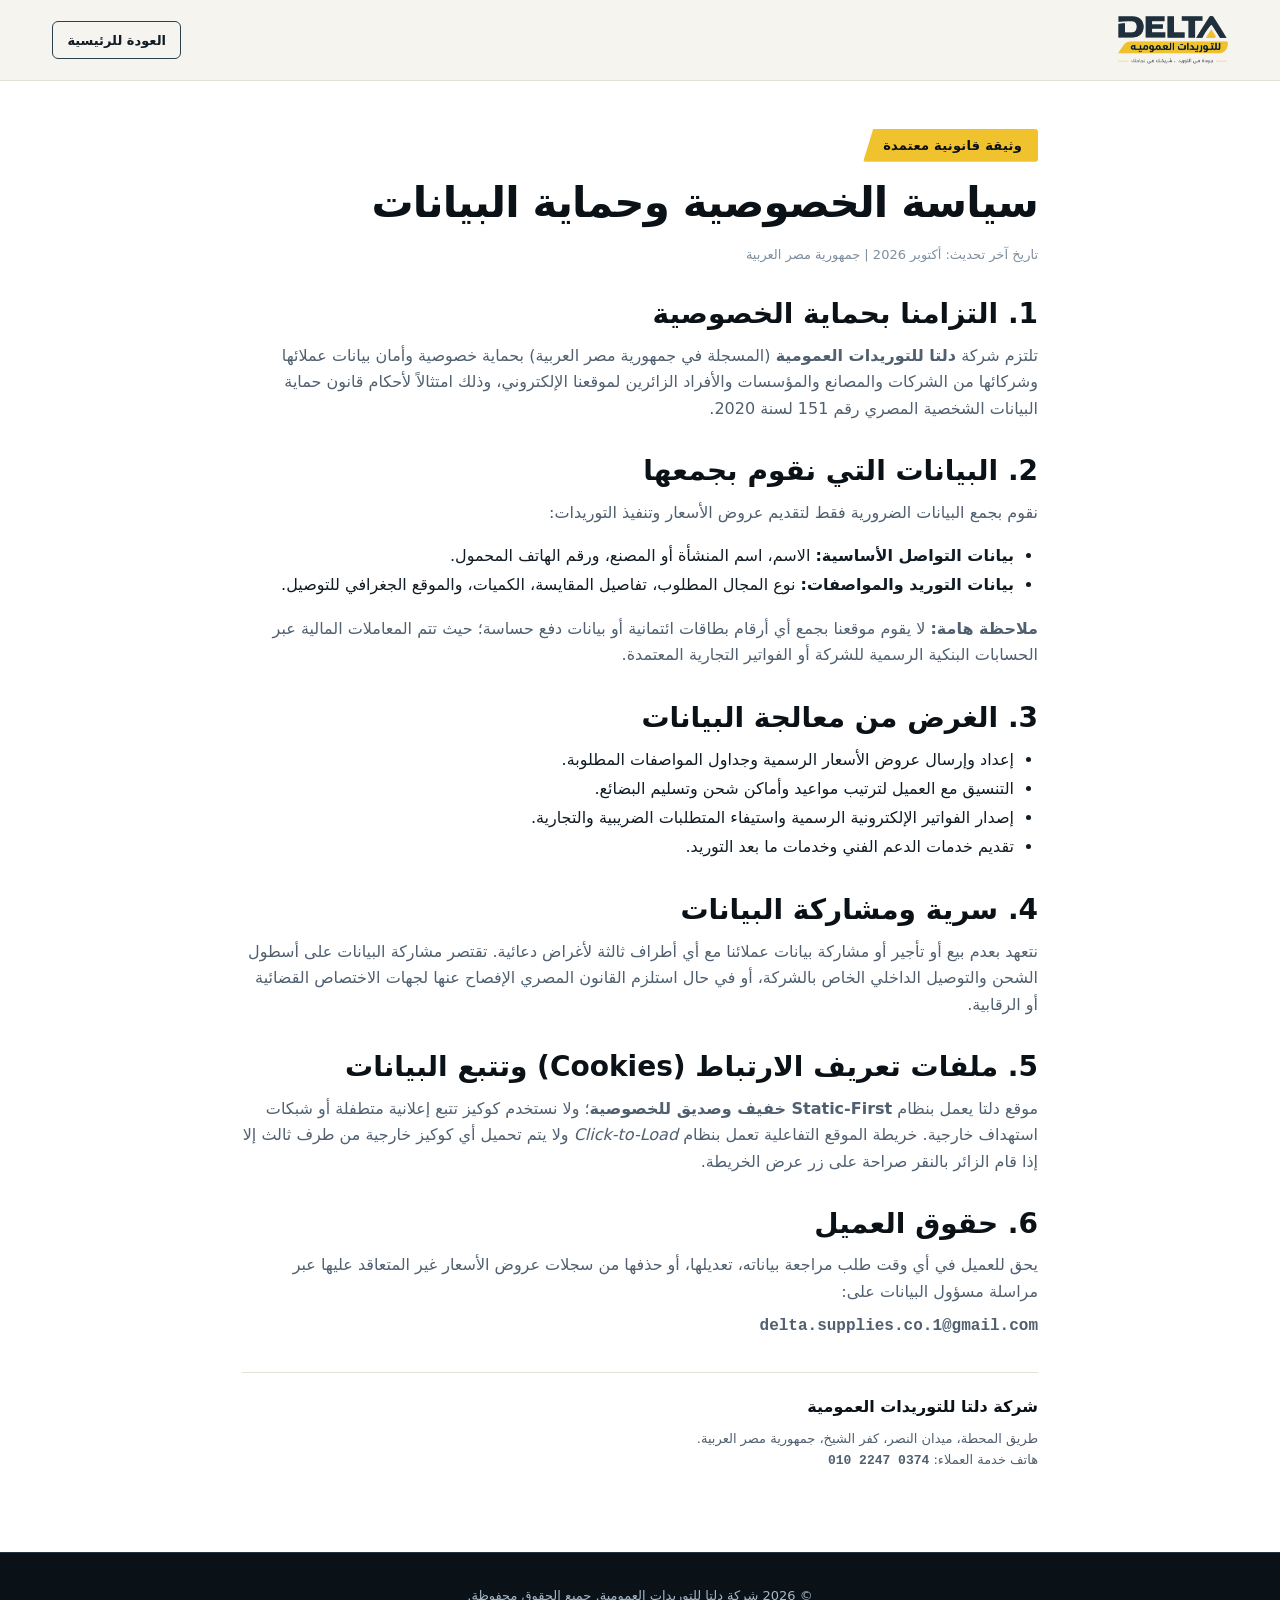
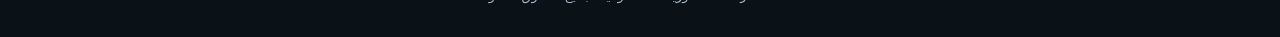
<file: privacy.html>
<!DOCTYPE html>
<html lang="ar" dir="rtl">
<head>
  <meta charset="UTF-8">
  <meta name="viewport" content="width=device-width, initial-scale=1.0">
  <title>سياسة الخصوصية | شركة دلتا للتوريدات العمومية</title>
  <meta name="description" content="سياسة الخصوصية وسرية البيانات لشركة دلتا للتوريدات العمومية في جمهورية مصر العربية.">
  <link rel="icon" type="image/svg+xml" href="favicon.svg">
  <link rel="stylesheet" href="style.css">
</head>
<body style="background-color: #FFFFFF;">

  <header class="site-header" role="banner">
    <div class="container">
      <div class="header-inner">
        <a href="index.html" class="brand-logo-link">
          <img src="logo.png" alt="دلتا للتوريدات العمومية" class="brand-logo-img" width="160" height="70">
        </a>
        <a href="index.html" class="btn btn-outline btn-sm">العودة للرئيسية</a>
      </div>
    </div>
  </header>

  <main class="container" style="padding-block: var(--space-12); max-width: 860px;" role="main">
    <span class="badge-delta">وثيقة قانونية معتمدة</span>
    <h1 style="font-size: var(--text-3xl); margin-block: var(--space-4);">سياسة الخصوصية وحماية البيانات</h1>
    <p style="color: var(--color-text-subtle); font-size: var(--text-xs); margin-block-end: var(--space-8);">
      تاريخ آخر تحديث: أكتوبر 2026 | جمهورية مصر العربية
    </p>

    <section style="margin-block-end: var(--space-8);">
      <h3>1. التزامنا بحماية الخصوصية</h3>
      <p>
        تلتزم شركة <strong>دلتا للتوريدات العمومية</strong> (المسجلة في جمهورية مصر العربية) بحماية خصوصية وأمان بيانات عملائها وشركائها من الشركات والمصانع والمؤسسات والأفراد الزائرين لموقعنا الإلكتروني، وذلك امتثالاً لأحكام قانون حماية البيانات الشخصية المصري رقم 151 لسنة 2020.
      </p>
    </section>

    <section style="margin-block-end: var(--space-8);">
      <h3>2. البيانات التي نقوم بجمعها</h3>
      <p>نقوم بجمع البيانات الضرورية فقط لتقديم عروض الأسعار وتنفيذ التوريدات:</p>
      <ul style="margin-inline-start: var(--space-6); margin-block-end: var(--space-4); line-height: 1.8;">
        <li><strong>بيانات التواصل الأساسية:</strong> الاسم، اسم المنشأة أو المصنع، ورقم الهاتف المحمول.</li>
        <li><strong>بيانات التوريد والمواصفات:</strong> نوع المجال المطلوب، تفاصيل المقايسة، الكميات، والموقع الجغرافي للتوصيل.</li>
      </ul>
      <p>
        <strong>ملاحظة هامة:</strong> لا يقوم موقعنا بجمع أي أرقام بطاقات ائتمانية أو بيانات دفع حساسة؛ حيث تتم المعاملات المالية عبر الحسابات البنكية الرسمية للشركة أو الفواتير التجارية المعتمدة.
      </p>
    </section>

    <section style="margin-block-end: var(--space-8);">
      <h3>3. الغرض من معالجة البيانات</h3>
      <ul style="margin-inline-start: var(--space-6); line-height: 1.8;">
        <li>إعداد وإرسال عروض الأسعار الرسمية وجداول المواصفات المطلوبة.</li>
        <li>التنسيق مع العميل لترتيب مواعيد وأماكن شحن وتسليم البضائع.</li>
        <li>إصدار الفواتير الإلكترونية الرسمية واستيفاء المتطلبات الضريبية والتجارية.</li>
        <li>تقديم خدمات الدعم الفني وخدمات ما بعد التوريد.</li>
      </ul>
    </section>

    <section style="margin-block-end: var(--space-8);">
      <h3>4. سرية ومشاركة البيانات</h3>
      <p>
        نتعهد بعدم بيع أو تأجير أو مشاركة بيانات عملائنا مع أي أطراف ثالثة لأغراض دعائية. تقتصر مشاركة البيانات على أسطول الشحن والتوصيل الداخلي الخاص بالشركة، أو في حال استلزم القانون المصري الإفصاح عنها لجهات الاختصاص القضائية أو الرقابية.
      </p>
    </section>

    <section style="margin-block-end: var(--space-8);">
      <h3>5. ملفات تعريف الارتباط (Cookies) وتتبع البيانات</h3>
      <p>
        موقع دلتا يعمل بنظام <strong>Static-First خفيف وصديق للخصوصية</strong>؛ ولا نستخدم كوكيز تتبع إعلانية متطفلة أو شبكات استهداف خارجية. خريطة الموقع التفاعلية تعمل بنظام <em>Click-to-Load</em> ولا يتم تحميل أي كوكيز خارجية من طرف ثالث إلا إذا قام الزائر بالنقر صراحة على زر عرض الخريطة.
      </p>
    </section>

    <section style="margin-block-end: var(--space-8);">
      <h3>6. حقوق العميل</h3>
      <p>
        يحق للعميل في أي وقت طلب مراجعة بياناته، تعديلها، أو حذفها من سجلات عروض الأسعار غير المتعاقد عليها عبر مراسلة مسؤول البيانات على:
        <br>
        <a href="mailto:delta.supplies.co.1@gmail.com" class="num-ltr" style="font-weight: bold; margin-block-start: 8px; display: inline-block; color: inherit;">delta.supplies.co.1@gmail.com</a>
      </p>
    </section>

    <section style="margin-block-end: var(--space-8); padding-top: var(--space-6); border-top: 1px solid var(--color-border-subtle);">
      <h4>شركة دلتا للتوريدات العمومية</h4>
      <p style="font-size: var(--text-xs); color: var(--color-text-muted);">
        طريق المحطة، ميدان النصر، كفر الشيخ، جمهورية مصر العربية.<br>
        هاتف خدمة العملاء: <a href="tel:01022470374" class="num-ltr" style="color: inherit; font-weight: bold;">010 2247 0374</a>
      </p>
    </section>
  </main>

  <footer class="site-footer" style="padding-block: var(--space-8);">
    <div class="container" style="text-align: center; font-size: var(--text-xs);">
      &copy; 2026 شركة دلتا للتوريدات العمومية. جميع الحقوق محفوظة.
    </div>
  </footer>

</body>
</html>
</file>
<file: style.css>
/* delta general supplies - unified style.css */

/* --- tokens.css --- */
/**
 * tokens.css
 * نظام المتغيرات الشامل (Design Tokens) لشركة دلتا للتوريدات العمومية
 * مستخرج ومبني بدقة رقمية على هوية ولوجو الشركة
 */

:root {
  /* ==========================================================================
     الألوان الرسمية (Brand Palette)
     ========================================================================== */
  /* الكحلي الصناعي الأساسي (Primary Navy) */
  --color-navy-950: #0A1117;
  --color-navy-900: #101B24;
  --color-navy-850: #141F28;
  --color-navy-800: #1F2F3C; /* لون الشعار الرسمي المعتمد */
  --color-navy-700: #2A3F50;
  --color-navy-600: #385166;
  --color-navy-500: #4B6880;
  --color-navy-400: #68849E;
  --color-navy-300: #93ABC2;
  --color-navy-200: #C2D2E0;
  --color-navy-100: #E4ECF2;
  --color-navy-50:  #F2F6F9;

  /* الأصفر الذهبي (Amber Gold Accent) */
  --color-amber-600: #D3A41B;
  --color-amber-500: #F0C22E; /* لون الشعار الرسمي المعتمد */
  --color-amber-400: #F6D054;
  --color-amber-300: #FAE082;
  --color-amber-100: #FEF7DE;
  --color-amber-50:  #FFFDF5;

  /* ألوان الخلفيات والسطوح (Surfaces) */
  --color-surface-bg:    #F6F4EF; /* أوف-وايت دافئ صناعي */
  --color-surface-card:  #FFFFFF; /* أبيض نقي للكروت */
  --color-surface-muted: #EDEAE1; /* رمادي دافئ خفيف للفواصل */
  --color-surface-dark:  #141F28; /* كحلي داكن للأقسام الداكنة */
  --color-surface-card-dark: #1A2834;

  /* درجات الرمادي المعدني والحدود (Slate & Metal) */
  --color-text-main:    #101B24;
  --color-text-muted:   #506070;
  --color-text-subtle:  #7E8F9F;
  --color-text-inverse: #FFFFFF;
  --color-text-inverse-muted: #A3B6C7;

  --color-border-subtle: #E2DFD6;
  --color-border-dark:   #233444;
  --color-border-active: #F0C22E;

  /* ألوان دلالية (Semantic States) */
  --color-success: #1E8E5A;
  --color-success-bg: #EAF7EE;
  --color-error:   #D9383A;
  --color-error-bg:   #FDEDED;
  --color-whatsapp: #25D366;
  --color-whatsapp-hover: #1EBE5D;

  /* ==========================================================================
     الخطوط والطباعة المرنة (Fluid Typography)
     ========================================================================== */
  --font-arabic: 'Readex Pro', 'Cairo', system-ui, -apple-system, 'Segoe UI', Roboto, sans-serif;
  --font-mono:   'JetBrains Mono', 'Roboto Mono', 'SF Mono', Consolas, monospace;

  /* أحجام الخطوط السائلة باستخدام clamp() */
  --text-xs:   clamp(0.75rem,  0.70rem + 0.25vw, 0.8125rem);
  --text-sm:   clamp(0.875rem, 0.82rem + 0.28vw, 0.9375rem);
  --text-base: clamp(1rem,     0.95rem + 0.25vw, 1.0625rem);
  --text-md:   clamp(1.125rem, 1.05rem + 0.35vw, 1.25rem);
  --text-lg:   clamp(1.25rem,  1.15rem + 0.50vw, 1.4375rem);
  --text-xl:   clamp(1.5rem,   1.35rem + 0.75vw, 1.75rem);
  --text-2xl:  clamp(1.75rem,  1.50rem + 1.20vw, 2.125rem);
  --text-3xl:  clamp(2.125rem, 1.80rem + 1.60vw, 2.625rem);
  --text-4xl:  clamp(2.5rem,   2.10rem + 2.00vw, 3.25rem);
  --text-hero: clamp(2.75rem,  2.20rem + 2.80vw, 4.00rem);

  /* أوزان الخطوط */
  --font-weight-regular: 400;
  --font-weight-medium:  500;
  --font-weight-semibold: 600;
  --font-weight-bold:    700;
  --font-weight-black:   800;

  /* ارتفاعات الأسطر (Line Heights) */
  --line-height-tight:  1.2;
  --line-height-snug:   1.35;
  --line-height-normal: 1.65;
  --line-height-loose:  1.85;

  /* ==========================================================================
     المسافات والأبعاد (Spacing System)
     ========================================================================== */
  --space-1:  0.25rem;  /* 4px */
  --space-2:  0.5rem;   /* 8px */
  --space-3:  0.75rem;  /* 12px */
  --space-4:  1rem;     /* 16px */
  --space-5:  1.25rem;  /* 20px */
  --space-6:  1.5rem;   /* 24px */
  --space-8:  2rem;     /* 32px */
  --space-10: 2.5rem;   /* 40px */
  --space-12: 3rem;     /* 48px */
  --space-16: 4rem;     /* 64px */
  --space-20: 5rem;     /* 80px */
  --space-24: 6rem;     /* 96px */
  --space-32: 8rem;     /* 128px */

  /* أقصى عرض للحاويات (Containers) */
  --container-sm: 640px;
  --container-md: 768px;
  --container-lg: 1024px;
  --container-xl: 1240px;
  --container-2xl: 1360px;

  /* ==========================================================================
     الحواف والزوايا والأشكال الهندسية (Radius & Industrial Shapes)
     ========================================================================== */
  --radius-none: 0;
  --radius-xs:   3px;
  --radius-sm:   6px;
  --radius-md:   10px;
  --radius-lg:   16px;
  --radius-xl:   24px;
  --radius-pill: 9999px;

  /* الشريط المائل للّوجو (Delta Angle Cut) */
  --shape-delta-ribbon: polygon(0 0, calc(100% - 14px) 0, 100% 100%, 0 100%);
  --shape-delta-ribbon-rtl: polygon(14px 0, 100% 0, 100% 100%, 0 100%);

  /* ==========================================================================
     الظلال (Industrial Precision Shadows)
     ========================================================================== */
  --shadow-sm:  0 1px 2px rgba(16, 27, 36, 0.05);
  --shadow-md:  0 4px 12px rgba(16, 27, 36, 0.08);
  --shadow-lg:  0 12px 28px rgba(16, 27, 36, 0.12);
  --shadow-xl:  0 20px 45px rgba(16, 27, 36, 0.16);
  --shadow-amber: 0 8px 24px rgba(240, 194, 46, 0.35);

  /* ==========================================================================
     الطبقات (Z-Index Hierarchy)
     ========================================================================== */
  --z-negative: -1;
  --z-base:      1;
  --z-elevated:  10;
  --z-dropdown:  100;
  --z-sticky:    500;
  --z-header:    1000;
  --z-floating:  1100;
  --z-modal:     1200;

  /* ==========================================================================
     الانتقالات الحركية (Transitions)
     ========================================================================== */
  --transition-fast:   150ms cubic-bezier(0.4, 0, 0.2, 1);
  --transition-normal: 250ms cubic-bezier(0.4, 0, 0.2, 1);
  --transition-smooth: 400ms cubic-bezier(0.16, 1, 0.3, 1);
}

/* تعديل أحجام الخطوط لشاشات الموبايل والتابلت */
@media (max-width: 767px) {
  :root {
    --text-xs: 0.75rem;
    --text-sm: 0.84375rem;
    --text-base: 0.9375rem; /* 15px - النص الأساسي لا ينزل عن 15px */
    --text-md: 1.03125rem;
    --text-lg: 1.125rem;
    --text-xl: 1.225rem;
    --text-2xl: 1.35rem;
    --text-3xl: 1.5rem;
    --text-4xl: 1.75rem;
    --text-hero: 1.9rem;
  }
}

@media (max-width: 480px) {
  :root {
    --text-xs: 0.75rem;
    --text-sm: 0.8125rem;
    --text-base: 0.9375rem;
    --text-md: 1.0rem;
    --text-lg: 1.0625rem;
    --text-xl: 1.15rem;
    --text-2xl: 1.25rem;
    --text-3xl: 1.35rem;
    --text-4xl: 1.55rem;
    --text-hero: 1.75rem;
  }
}

/* --- base.css --- */
/**
 * base.css
 * القواعد الأساسية وإعادة التعيين وتهيئة اللغة العربية RTL
 * شركة دلتا للتوريدات العمومية
 */

/* إتاحة خطوط عربية حديثة وعالية المقروئية عبر Google Fonts مع font-display: swap */
@import url('https://fonts.googleapis.com/css2?family=JetBrains+Mono:wght@400;500;700&family=Readex+Pro:wght@300;400;500;600;700;800&display=swap');

/* إعادة التعيين الحديثة (Modern CSS Reset) */
*,
*::before,
*::after {
  box-sizing: border-box;
  margin: 0;
  padding: 0;
  -webkit-font-smoothing: antialiased;
  -moz-osx-font-smoothing: grayscale;
}

html {
  font-family: var(--font-arabic);
  font-size: 16px;
  line-height: var(--line-height-normal);
  color: var(--color-text-main);
  background-color: var(--color-surface-bg);
  direction: rtl;
  text-align: right;
  scroll-behavior: smooth;
  scroll-padding-top: 5.5rem;
  -webkit-text-size-adjust: 100%;
  text-size-adjust: 100%;
  overflow-x: clip;
}

body {
  min-height: 100vh;
  min-height: 100dvh;
  display: flex;
  flex-direction: column;
  overflow-x: hidden;
  overflow-x: clip;
  background-color: var(--color-surface-bg);
}

/* الرابط المباشر للوصول السريع للمحتوى لذوي الهمم (Accessibility Skip Link) */
.skip-link {
  position: absolute;
  top: -100px;
  inset-inline-start: var(--space-4);
  background: var(--color-amber-500);
  color: var(--color-navy-950);
  padding: var(--space-3) var(--space-6);
  border-radius: var(--radius-sm);
  font-weight: var(--font-weight-bold);
  z-index: var(--z-modal);
  text-decoration: none;
  transition: top var(--transition-fast);
}

.skip-link:focus {
  top: var(--space-4);
  outline: 3px solid var(--color-navy-900);
}

/* تنسيق عناصر النصوص الأساسية */
h1, h2, h3, h4, h5, h6 {
  font-family: var(--font-arabic);
  font-weight: var(--font-weight-bold);
  line-height: var(--line-height-tight);
  color: var(--color-navy-950);
  margin-block-end: var(--space-3);
}

h1 {
  font-size: var(--text-hero);
  font-weight: var(--font-weight-black);
  letter-spacing: -0.02em;
}

h2 {
  font-size: var(--text-3xl);
  font-weight: var(--font-weight-bold);
}

h3 {
  font-size: var(--text-xl);
  font-weight: var(--font-weight-bold);
}

p {
  margin-block-end: var(--space-4);
  color: var(--color-text-muted);
  line-height: var(--line-height-normal);
}

p:last-child {
  margin-block-end: 0;
}

a {
  color: inherit;
  text-decoration: none;
  transition: color var(--transition-fast), border-color var(--transition-fast);
}

img, svg, picture {
  display: block;
  max-width: 100%;
  height: auto;
}

button, input, select, textarea {
  font: inherit;
  color: inherit;
  background: transparent;
  border: none;
}

button {
  cursor: pointer;
}

/* منع تقريب الشاشة التلقائي في أجهزة iOS عند التركيز على حقول الإدخال */
@media (max-width: 767px) {
  input, select, textarea, .form-control {
    font-size: 16px !important;
  }
}

/* عناصر الحاويات (Containers) */
.container {
  width: 100%;
  max-width: var(--container-xl);
  margin-inline: auto;
  padding-inline: var(--space-4);
}

@media (min-width: 768px) {
  .container {
    padding-inline: var(--space-6);
  }
}

@media (min-width: 1200px) {
  .container {
    padding-inline: var(--space-8);
  }
}

/* حاوية أوسع للأقسام الخاصة */
.container-wide {
  max-width: var(--container-2xl);
}

/* تنسيق الأرقام بخط أحادي الخانة ومن اليسار لليمين */
.tabular-nums,
.num-ltr {
  font-family: var(--font-mono);
  font-variant-numeric: tabular-nums;
  direction: ltr;
  display: inline-block;
  unicode-bidi: embed;
}

/* إخفاء للعناصر الصوتية وقارئات الشاشة */
.sr-only {
  position: absolute;
  width: 1px;
  height: 1px;
  padding: 0;
  margin: -1px;
  overflow: hidden;
  clip: rect(0, 0, 0, 0);
  white-space: nowrap;
  border: 0;
}

/* تخصيص التحديد ولون التظليل */
::selection {
  background-color: var(--color-amber-500);
  color: var(--color-navy-950);
}

/* تخصيص شريط التمرير */
::-webkit-scrollbar {
  width: 9px;
  height: 9px;
}

::-webkit-scrollbar-track {
  background: var(--color-surface-bg);
}

::-webkit-scrollbar-thumb {
  background: var(--color-navy-700);
  border-radius: var(--radius-xs);
}

::-webkit-scrollbar-thumb:hover {
  background: var(--color-amber-500);
}

/* التركيز المتاح للمفاتيح (Keyboard Focus Indicators) */
:focus-visible {
  outline: 2px solid var(--color-amber-500);
  outline-offset: 3px;
}


/* --- components.css --- */
/**
 * components.css
 * مكونات الواجهة لشركة دلتا للتوريدات العمومية
 * جميع الأيقونات SVG بدون أي إيموجي على الإطلاق
 */

/* ==========================================================================
   الأزرار (Buttons)
   ========================================================================== */
.btn {
  display: inline-flex;
  align-items: center;
  justify-content: center;
  gap: var(--space-2);
  padding: 0.75rem 1.5rem;
  min-height: 48px;
  font-family: var(--font-arabic);
  font-size: var(--text-sm);
  font-weight: var(--font-weight-semibold);
  line-height: 1;
  border-radius: var(--radius-sm);
  border: 1px solid transparent;
  cursor: pointer;
  text-decoration: none;
  transition: all var(--transition-normal);
  white-space: nowrap;
  user-select: none;
}

.btn svg {
  width: 1.25rem;
  height: 1.25rem;
  flex-shrink: 0;
  stroke-width: 2;
}

/* الزر الأساسي (أصفر ذهبي من اللوجو) */
.btn-primary {
  background-color: var(--color-amber-500);
  color: var(--color-navy-950);
  border-color: var(--color-amber-500);
  box-shadow: 0 2px 8px rgba(240, 194, 46, 0.25);
}

.btn-primary:hover {
  background-color: var(--color-amber-400);
  border-color: var(--color-amber-400);
  box-shadow: 0 4px 14px rgba(240, 194, 46, 0.4);
  transform: translateY(-1px);
}

.btn-primary:active {
  transform: translateY(0);
}

/* زر الإطار (Outline) */
.btn-outline {
  background-color: transparent;
  color: var(--color-navy-900);
  border-color: var(--color-navy-700);
}

.btn-outline:hover {
  background-color: var(--color-navy-800);
  color: var(--color-surface-card);
  border-color: var(--color-navy-800);
}

/* زر الإطار الفاتح للأقسام الداكنة */
.btn-outline-light {
  background-color: transparent;
  color: var(--color-surface-card);
  border-color: var(--color-border-dark);
}

.btn-outline-light:hover {
  background-color: var(--color-surface-card);
  color: var(--color-navy-950);
  border-color: var(--color-surface-card);
}

/* زر الكحلي الصناعي */
.btn-dark {
  background-color: var(--color-navy-800);
  color: var(--color-surface-card);
  border-color: var(--color-navy-800);
}

.btn-dark:hover {
  background-color: var(--color-navy-900);
  border-color: var(--color-navy-900);
  transform: translateY(-1px);
}

/* زر الواتساب الرسمي (SVG Icon) */
.btn-whatsapp {
  background-color: var(--color-whatsapp);
  color: #FFFFFF;
  border-color: var(--color-whatsapp);
}

.btn-whatsapp:hover {
  background-color: var(--color-whatsapp-hover);
  border-color: var(--color-whatsapp-hover);
  transform: translateY(-1px);
  box-shadow: 0 4px 12px rgba(37, 211, 102, 0.3);
}

/* أحجام الأزرار */
.btn-lg {
  padding: 0.95rem 2rem;
  font-size: var(--text-base);
  min-height: 54px;
}

.btn-sm {
  padding: 0.45rem 0.9rem;
  font-size: var(--text-xs);
  min-height: 38px;
}

.btn-icon-only {
  padding: 0.5rem;
  min-height: 40px;
  width: 40px;
  border-radius: var(--radius-sm);
}

@media (max-width: 991px) {
  .btn-sm {
    min-height: 44px;
  }
}

@media (max-width: 767px) {
  .btn, .btn-lg {
    padding: 0.65rem 1.1rem;
    min-height: 44px;
    white-space: normal;
    text-align: center;
    line-height: 1.35;
  }
  .btn-sm {
    padding: 0.5rem 0.85rem;
    min-height: 44px;
  }
  .btn-icon-only {
    min-height: 44px;
    width: 44px;
  }
}

/* ==========================================================================
   زر الصعود لأعلى الصفحة (Scroll To Top Floating Button)
   ========================================================================== */
.back-to-top-btn {
  position: fixed;
  inset-inline-end: 1.5rem;
  bottom: 2rem;
  width: 46px;
  height: 46px;
  min-width: 44px;
  min-height: 44px;
  border-radius: 50%;
  background-color: var(--color-navy-850);
  color: var(--color-amber-500);
  border: 1.5px solid rgba(240, 194, 46, 0.4);
  box-shadow: 0 4px 16px rgba(10, 17, 23, 0.28);
  display: flex;
  align-items: center;
  justify-content: center;
  cursor: pointer;
  z-index: var(--z-floating);
  opacity: 0;
  visibility: hidden;
  transform: translateY(16px) scale(0.92);
  transition: opacity var(--transition-normal), visibility var(--transition-normal), transform var(--transition-normal), background-color var(--transition-fast), border-color var(--transition-fast), color var(--transition-fast), box-shadow var(--transition-fast);
}

.back-to-top-btn.is-visible {
  opacity: 1;
  visibility: visible;
  transform: translateY(0) scale(1);
}

.back-to-top-btn:hover {
  background-color: var(--color-amber-500);
  color: var(--color-navy-950);
  border-color: var(--color-amber-500);
  transform: translateY(-3px) scale(1.05);
  box-shadow: 0 8px 24px rgba(240, 194, 46, 0.35);
}

.back-to-top-btn:active {
  transform: translateY(0) scale(0.96);
}

.back-to-top-btn svg {
  width: 22px;
  height: 22px;
  transition: transform var(--transition-fast);
}

.back-to-top-btn:hover svg {
  transform: translateY(-2px);
}

@media (max-width: 768px) {
  .back-to-top-btn {
    inset-inline-end: 1rem;
    bottom: calc(68px + env(safe-area-inset-bottom, 0px));
    width: 44px;
    height: 44px;
  }
}

/* ==========================================================================
   الشارات والزخارف (Badges & Delta Motifs)
   ========================================================================== */
/* شارة شريط اللوجو المائل (Delta Angled Ribbon) */
.badge-delta {
  display: inline-flex;
  align-items: center;
  gap: var(--space-2);
  background-color: var(--color-amber-500);
  color: var(--color-navy-950);
  font-size: var(--text-xs);
  font-weight: var(--font-weight-bold);
  padding: 0.35rem 1rem 0.35rem 1.25rem;
  border-radius: var(--radius-xs);
  clip-path: polygon(10px 0, 100% 0, 100% 100%, 0 100%);
  letter-spacing: 0.02em;
}

.badge-outline {
  display: inline-flex;
  align-items: center;
  gap: var(--space-2);
  border: 1px solid var(--color-border-subtle);
  background: rgba(255, 255, 255, 0.6);
  color: var(--color-navy-800);
  font-size: var(--text-xs);
  font-weight: var(--font-weight-medium);
  padding: 0.3rem 0.85rem;
  border-radius: var(--radius-pill);
}

.badge-dark-outline {
  border-color: var(--color-border-dark);
  background: rgba(20, 31, 40, 0.6);
  color: var(--color-amber-400);
}

/* أيقونة مثلث دلتا الموجه (Delta Triangle Bullet) */
.delta-triangle {
  display: inline-block;
  width: 0;
  height: 0;
  border-inline-start: 5px solid transparent;
  border-inline-end: 5px solid transparent;
  border-block-end: 9px solid var(--color-amber-500);
  vertical-align: middle;
}

/* ترقيم الأقسام الفني الصناعي (01, 02 ...) */
.section-code {
  font-family: var(--font-mono);
  font-size: var(--text-xs);
  font-weight: var(--font-weight-bold);
  color: var(--color-amber-600);
  letter-spacing: 0.1em;
  display: inline-flex;
  align-items: center;
  gap: var(--space-2);
  margin-block-end: var(--space-2);
  text-transform: uppercase;
}

.section-code::before {
  content: '';
  display: inline-block;
  width: 14px;
  height: 2px;
  background-color: var(--color-amber-500);
}

/* ==========================================================================
   البطاقات والحاويات (Cards)
   ========================================================================== */
.card {
  background-color: var(--color-surface-card);
  border: 1px solid var(--color-border-subtle);
  border-radius: var(--radius-md);
  padding: var(--space-6);
  box-shadow: var(--shadow-sm);
  transition: transform var(--transition-normal), box-shadow var(--transition-normal), border-color var(--transition-normal);
}

.card:hover {
  transform: translateY(-3px);
  box-shadow: var(--shadow-md);
  border-color: var(--color-navy-300);
}

.card-dark {
  background-color: var(--color-surface-card-dark);
  border-color: var(--color-border-dark);
  color: var(--color-text-inverse);
}

.card-dark:hover {
  border-color: var(--color-amber-500);
  box-shadow: 0 10px 30px rgba(0, 0, 0, 0.25);
}

/* ==========================================================================
   حقول ونماذج الإدخال (Form Controls)
   ========================================================================== */
.form-group {
  margin-block-end: var(--space-4);
  position: relative;
}

.form-label {
  display: block;
  font-size: var(--text-sm);
  font-weight: var(--font-weight-semibold);
  color: var(--color-navy-950);
  margin-block-end: var(--space-2);
}

.form-label span.required {
  color: var(--color-error);
  margin-inline-start: var(--space-1);
}

.form-control {
  width: 100%;
  padding: 0.8rem 1rem;
  font-size: var(--text-base);
  color: var(--color-navy-950);
  background-color: var(--color-surface-card);
  border: 1.5px solid var(--color-border-subtle);
  border-radius: var(--radius-sm);
  transition: border-color var(--transition-fast), box-shadow var(--transition-fast);
}

.form-control:focus {
  outline: none;
  border-color: var(--color-navy-800);
  box-shadow: 0 0 0 3px rgba(31, 47, 60, 0.15);
}

.form-control::placeholder {
  color: var(--color-text-subtle);
}

textarea.form-control {
  min-height: 120px;
  resize: vertical;
}

select.form-control {
  appearance: none;
  background-image: url("data:image/svg+xml,%3Csvg xmlns='http://www.w3.org/2000/svg' width='16' height='16' viewBox='0 0 24 24' fill='none' stroke='%231F2F3C' stroke-width='2' stroke-linecap='round' stroke-linejoin='round'%3E%3Cpolyline points='6 9 12 15 18 9'%3E%3C/polyline%3E%3C/svg%3E");
  background-repeat: no-repeat;
  background-position: left 1rem center;
  padding-inline-end: 2.5rem;
}

/* حقل الـ Honeypot المخفي لحماية الفورم من البوتات */
.form-hp-field {
  opacity: 0 !important;
  position: absolute !important;
  top: 0 !important;
  left: 0 !important;
  height: 0 !important;
  width: 0 !important;
  z-index: -1 !important;
  pointer-events: none !important;
}

/* رسائل الأخطاء والتأكيد */
.form-feedback {
  font-size: var(--text-xs);
  margin-block-start: var(--space-1);
  display: none;
}

.form-control.is-invalid {
  border-color: var(--color-error);
}

.form-control.is-invalid + .form-feedback {
  display: block;
  color: var(--color-error);
}

.form-alert {
  padding: var(--space-4);
  border-radius: var(--radius-sm);
  margin-block-end: var(--space-4);
  font-size: var(--text-sm);
  display: flex;
  align-items: flex-start;
  gap: var(--space-3);
}

.form-alert-success {
  background-color: var(--color-success-bg);
  border: 1px solid var(--color-success);
  color: var(--color-success);
}

.form-alert-error {
  background-color: var(--color-error-bg);
  border: 1px solid var(--color-error);
  color: var(--color-error);
}

/* ==========================================================================
   جدول وبطاقات أرقام الهواتف (2 numbers side by side in row)
   ========================================================================== */
.dept-card {
  background: var(--color-surface-card);
  border: 1px solid var(--color-border-subtle);
  border-radius: var(--radius-md);
  padding: var(--space-5);
  display: flex;
  flex-direction: column;
  gap: var(--space-4);
}

.dept-header {
  display: flex;
  align-items: center;
  gap: var(--space-3);
  padding-block-end: var(--space-3);
  border-block-end: 1px solid var(--color-border-subtle);
}

.dept-icon {
  width: 42px;
  height: 42px;
  border-radius: var(--radius-sm);
  background-color: var(--color-navy-50);
  color: var(--color-navy-800);
  display: flex;
  align-items: center;
  justify-content: center;
  flex-shrink: 0;
}

.dept-icon svg {
  width: 22px;
  height: 22px;
}

.dept-title {
  font-size: var(--text-base);
  font-weight: var(--font-weight-bold);
  color: var(--color-navy-950);
  margin-block-end: 0;
}

.dept-desc {
  font-size: var(--text-xs);
  color: var(--color-text-muted);
  margin-block-end: 0;
}

/* الصف الإجباري للرقمين جنباً إلى جنب في الديسكتوب والتابلت */
.dept-numbers-row {
  display: grid;
  grid-template-columns: 1fr 1fr;
  gap: var(--space-2);
}

@media (max-width: 480px) {
  .dept-numbers-row {
    grid-template-columns: 1fr;
    gap: 0.5rem;
  }
}

.phone-action-item {
  display: flex;
  align-items: center;
  justify-content: space-between;
  background-color: var(--color-surface-bg);
  border: 1px solid var(--color-border-subtle);
  border-radius: var(--radius-sm);
  padding: 0.5rem 0.6rem;
  transition: all var(--transition-fast);
}

.phone-action-item:hover {
  background-color: #FFFFFF;
  border-color: var(--color-navy-800);
}

.phone-tel-link {
  font-family: var(--font-mono);
  font-size: var(--text-xs);
  font-weight: var(--font-weight-bold);
  color: var(--color-navy-900);
  direction: ltr;
  display: inline-flex;
  align-items: center;
  gap: 4px;
}

.phone-tel-link svg {
  width: 14px;
  height: 14px;
  color: var(--color-navy-700);
}

.phone-wa-btn {
  display: inline-flex;
  align-items: center;
  gap: 6px;
  background-color: var(--color-whatsapp, #25D366);
  color: #FFFFFF !important;
  font-family: var(--font-arabic);
  font-size: var(--text-xs);
  font-weight: var(--font-weight-bold);
  line-height: 1;
  padding: 6px 14px;
  border-radius: var(--radius-pill);
  text-decoration: none;
  white-space: nowrap;
  box-shadow: 0 2px 8px rgba(37, 211, 102, 0.28);
  transition: transform var(--transition-fast), background-color var(--transition-fast), box-shadow var(--transition-fast);
  cursor: pointer;
  flex-shrink: 0;
}

.phone-wa-btn:hover {
  background-color: var(--color-whatsapp-hover, #1EBE5D);
  color: #FFFFFF !important;
  transform: translateY(-2px);
  box-shadow: 0 4px 14px rgba(37, 211, 102, 0.45);
}

.phone-wa-btn:active {
  transform: translateY(0);
}

.phone-wa-btn svg {
  width: 15px;
  height: 15px;
  fill: #FFFFFF !important;
  flex-shrink: 0;
}

.phone-wa-btn .wa-text-full {
  display: inline;
}

.phone-wa-btn .wa-text-compact {
  display: none;
}

/* في الصفوف التي تحتوي على رقمين كالإدارة العامة */
.dept-numbers-row:has(.phone-action-item:nth-child(2)) .phone-wa-btn .wa-text-full {
  display: none;
}

.dept-numbers-row:has(.phone-action-item:nth-child(2)) .phone-wa-btn .wa-text-compact {
  display: inline;
}

@media (max-width: 767px) {
  .phone-action-item {
    min-height: 44px;
    min-width: 0;
    padding: 0.5rem 0.65rem;
  }
  .phone-tel-link {
    min-height: 44px;
    display: inline-flex;
    align-items: center;
    min-width: 0;
  }
  .phone-wa-btn {
    min-height: 38px;
    padding: 6px 10px;
    gap: 4px;
    display: inline-flex;
    align-items: center;
    justify-content: center;
  }
  .phone-wa-btn .wa-text-full {
    display: none;
  }
  .phone-wa-btn .wa-text-compact {
    display: inline;
  }
}

/* ==========================================================================
   خريطة بنظام Click-to-load
   ========================================================================== */
.map-container {
  position: relative;
  width: 100%;
  height: 380px;
  background-color: var(--color-navy-900);
  border-radius: var(--radius-md);
  overflow: hidden;
  border: 1px solid var(--color-border-subtle);
}

.map-placeholder {
  position: absolute;
  inset: 0;
  display: flex;
  flex-direction: column;
  align-items: center;
  justify-content: center;
  padding: var(--space-6);
  text-align: center;
  background: radial-gradient(circle at center, rgba(31, 47, 60, 0.85), rgba(16, 27, 36, 0.98));
  color: #FFFFFF;
  z-index: 2;
  cursor: pointer;
}

.map-placeholder svg {
  width: 48px;
  height: 48px;
  color: var(--color-amber-500);
  margin-block-end: var(--space-3);
}

.map-placeholder h4 {
  color: #FFFFFF;
  font-size: var(--text-lg);
  margin-block-end: var(--space-2);
}

.map-placeholder p {
  color: var(--color-text-inverse-muted);
  font-size: var(--text-sm);
  max-width: 400px;
  margin-block-end: var(--space-4);
}

.map-iframe {
  width: 100%;
  height: 100%;
  border: 0;
}

/* ==========================================================================
   قائمة الأسئلة الشائعة (FAQ Accordion)
   ========================================================================== */
.faq-list {
  display: flex;
  flex-direction: column;
  gap: var(--space-3);
  max-width: 860px;
  margin-inline: auto;
}

.faq-item {
  background-color: var(--color-surface-card);
  border: 1px solid var(--color-border-subtle);
  border-radius: var(--radius-md);
  overflow: hidden;
  transition: border-color var(--transition-fast);
}

.faq-item.is-open {
  border-color: var(--color-navy-800);
  box-shadow: var(--shadow-sm);
}

.faq-trigger {
  width: 100%;
  padding: var(--space-5);
  display: flex;
  align-items: center;
  justify-content: space-between;
  gap: var(--space-4);
  text-align: right;
  font-weight: var(--font-weight-bold);
  font-size: var(--text-base);
  color: var(--color-navy-950);
}

.faq-icon {
  width: 28px;
  height: 28px;
  border-radius: var(--radius-pill);
  background-color: var(--color-surface-bg);
  display: flex;
  align-items: center;
  justify-content: center;
  flex-shrink: 0;
  transition: transform var(--transition-normal), background-color var(--transition-fast);
}

.faq-item.is-open .faq-icon {
  transform: rotate(180deg);
  background-color: var(--color-amber-500);
}

.faq-content {
  padding-inline: var(--space-5);
  padding-block-end: var(--space-5);
  padding-block-start: 0;
  color: var(--color-text-muted);
  font-size: var(--text-sm);
  line-height: var(--line-height-normal);
  display: none;
}

.faq-item.is-open .faq-content {
  display: block;
}

/* ==========================================================================
   شريط الاتصال الثابت للموبايل (Mobile Sticky Bar)
   ========================================================================== */
.mobile-sticky-bar {
  display: none;
  position: fixed;
  left: 0;
  right: 0;
  bottom: 0;
  width: 100%;
  max-width: 100vw;
  box-sizing: border-box;
  background-color: rgba(16, 27, 36, 0.95);
  backdrop-filter: blur(10px);
  -webkit-backdrop-filter: blur(10px);
  padding: 0.5rem 0.75rem;
  padding-bottom: calc(0.5rem + env(safe-area-inset-bottom, 0px));
  z-index: var(--z-floating);
  border-block-start: 1px solid var(--color-border-dark);
}

.mobile-sticky-inner {
  display: grid;
  grid-template-columns: minmax(0, 1fr) minmax(0, 1fr);
  gap: 0.5rem;
  width: 100%;
  max-width: 480px;
  margin-inline: auto;
  box-sizing: border-box;
}

.mobile-sticky-inner .btn {
  min-width: 0;
  width: 100%;
  padding: 0.45rem 0.5rem;
  font-size: 0.8125rem;
  gap: 0.35rem;
  min-height: 44px;
  white-space: nowrap;
  overflow: hidden;
  text-overflow: ellipsis;
  display: inline-flex;
  align-items: center;
  justify-content: center;
  border-radius: var(--radius-sm);
}

.mobile-sticky-inner .btn svg {
  width: 1rem;
  height: 1rem;
  flex-shrink: 0;
}

@media (max-width: 768px) {
  .mobile-sticky-bar {
    display: block;
  }
  
  body {
    padding-bottom: calc(62px + env(safe-area-inset-bottom, 0px));
  }
}

/* ==========================================================================
   صور وبطاقات المجالات الغنية (Rich Sector Images & Modals)
   ========================================================================== */
.catalog-img-wrap {
  position: relative;
  width: 100%;
  height: 165px;
  border-radius: var(--radius-sm);
  overflow: hidden;
  margin-block-end: var(--space-3);
  background-color: var(--color-navy-900);
}

@media (max-width: 767px) {
  .catalog-img-wrap {
    height: 135px;
  }
}

.catalog-img-wrap img {
  width: 100%;
  height: 100%;
  object-fit: cover;
  transition: transform var(--transition-normal);
}

.catalog-card:hover .catalog-img-wrap img {
  transform: scale(1.06);
}

.catalog-img-badge {
  position: absolute;
  bottom: 8px;
  inset-inline-start: 8px;
  background: rgba(16, 27, 36, 0.88);
  backdrop-filter: blur(4px);
  color: #FFFFFF;
  font-size: 0.7rem;
  font-weight: var(--font-weight-semibold);
  padding: 3px 8px;
  border-radius: var(--radius-xs);
  display: flex;
  align-items: center;
  gap: 4px;
}

.catalog-img-badge::before {
  content: '';
  width: 6px;
  height: 6px;
  border-radius: 50%;
  background-color: var(--color-amber-500);
}

/* أدوات التصفية والبحث في الكتالوج */
.catalog-controls {
  display: flex;
  flex-direction: column;
  gap: var(--space-4);
  margin-block-end: var(--space-8);
  max-width: 860px;
  margin-inline: auto;
}

.catalog-search-wrap {
  position: relative;
  width: 100%;
  max-width: 560px;
  margin-inline: auto;
}

.catalog-search-input {
  width: 100%;
  padding: 0.85rem 1.25rem;
  padding-inline-start: 3rem;
  border: 1.5px solid var(--color-border-subtle);
  border-radius: var(--radius-pill);
  background-color: #FFFFFF;
  font-size: var(--text-sm);
  color: var(--color-navy-950);
  transition: all var(--transition-fast);
}

.catalog-search-input:focus {
  outline: none;
  border-color: var(--color-navy-800);
  box-shadow: 0 0 0 3px rgba(31, 47, 60, 0.15);
}

.catalog-search-icon {
  position: absolute;
  inset-inline-start: 1.15rem;
  top: 50%;
  transform: translateY(-50%);
  color: var(--color-navy-700);
  pointer-events: none;
  width: 18px;
  height: 18px;
}

.filter-tabs-wrap {
  display: flex;
  flex-wrap: wrap;
  justify-content: center;
  gap: var(--space-2);
}

.filter-tab-btn {
  padding: 0.45rem 1.1rem;
  border-radius: var(--radius-pill);
  border: 1px solid var(--color-border-subtle);
  background: var(--color-surface-card);
  font-size: var(--text-xs);
  font-weight: var(--font-weight-semibold);
  color: var(--color-navy-800);
  cursor: pointer;
  transition: all var(--transition-fast);
}

.filter-tab-btn:hover,
.filter-tab-btn.is-active {
  background-color: var(--color-navy-800);
  color: #FFFFFF;
  border-color: var(--color-navy-800);
}

@media (max-width: 991px) {
  .filter-tab-btn {
    min-height: 44px;
    display: inline-flex;
    align-items: center;
    justify-content: center;
  }
}

@media (max-width: 767px) {
  .filter-tabs-wrap {
    display: flex;
    flex-wrap: nowrap;
    overflow-x: auto;
    -webkit-overflow-scrolling: touch;
    justify-content: flex-start;
    padding-block: 0.35rem;
    padding-inline: 0.25rem;
    gap: 0.5rem;
    scrollbar-width: none;
    -ms-overflow-style: none;
    width: 100%;
    max-width: 100%;
    box-sizing: border-box;
  }
  .filter-tabs-wrap::-webkit-scrollbar {
    display: none;
  }
  .filter-tab-btn {
    flex-shrink: 0;
    min-height: 44px;
    padding: 0.5rem 1rem;
  }
}

.filter-counter-badge {
  text-align: center;
  font-size: var(--text-xs);
  color: var(--color-text-subtle);
  font-family: var(--font-mono);
}

/* النافذة المنبثقة لتفاصيل ومواصفات المجال (Sector Modal) */
.sector-modal-overlay {
  display: none;
  position: fixed;
  inset: 0;
  background-color: rgba(10, 17, 23, 0.8);
  backdrop-filter: blur(6px);
  -webkit-backdrop-filter: blur(6px);
  z-index: var(--z-modal);
  align-items: center;
  justify-content: center;
  padding: var(--space-4);
}

.sector-modal-overlay.is-active {
  display: flex;
}

.sector-modal-card {
  background: #FFFFFF;
  border-radius: var(--radius-lg);
  max-width: 600px;
  width: 100%;
  max-height: 85vh;
  overflow-y: auto;
  position: relative;
  border: 1px solid var(--color-border-subtle);
  box-shadow: var(--shadow-xl);
  padding: var(--space-6);
}

.sector-modal-close {
  position: absolute;
  top: 1rem;
  inset-inline-end: 1rem;
  width: 36px;
  height: 36px;
  border-radius: 50%;
  background: var(--color-surface-bg);
  border: 1px solid var(--color-border-subtle);
  display: flex;
  align-items: center;
  justify-content: center;
  cursor: pointer;
  color: var(--color-navy-950);
}

/* ==========================================================================
   دعم الوضع الداكن (Dark Theme Classes)
   ========================================================================== */
[data-theme="dark"] {
  --color-surface-bg:    #0D161D;
  --color-surface-card:  #141F28;
  --color-surface-muted: #1A2834;
  --color-text-main:    #F2F6F9;
  --color-text-muted:   #A3B6C7;
  --color-border-subtle: #233444;
}

[data-theme="dark"] h1,
[data-theme="dark"] h2,
[data-theme="dark"] h3,
[data-theme="dark"] h4 {
  color: #FFFFFF;
}

[data-theme="dark"] .site-header {
  background-color: rgba(13, 22, 29, 0.95);
  border-block-end-color: #233444;
}

[data-theme="dark"] .site-header.is-scrolled {
  background-color: #0D161D;
}

[data-theme="dark"] .nav-link {
  color: #C2D2E0;
}

[data-theme="dark"] .hero-section {
  background: linear-gradient(180deg, #0D161D 0%, #141F28 100%);
}

[data-theme="dark"] .about-section,
[data-theme="dark"] .workflow-section,
[data-theme="dark"] .contact-section {
  background-color: #0D161D;
  border-block-end-color: #233444;
}

[data-theme="dark"] .feature-strip {
  background-color: #141F28;
  border-color: #233444;
}

[data-theme="dark"] .quote-form-card,
[data-theme="dark"] .company-meta-box,
[data-theme="dark"] .phone-action-item,
[data-theme="dark"] .workflow-card,
[data-theme="dark"] .faq-item {
  background-color: #141F28;
  border-color: #233444;
}

[data-theme="dark"] .meta-item svg {
  color: var(--color-amber-400);
}

[data-theme="dark"] .meta-item .value,
[data-theme="dark"] .meta-item a.value {
  color: #FFFFFF;
}

[data-theme="dark"] .meta-item a.value:hover {
  color: var(--color-amber-400);
}

[data-theme="dark"] .form-control {
  background-color: #1A2834;
  color: #FFFFFF;
  border-color: #233444;
}

[data-theme="dark"] .form-label {
  color: #FFFFFF;
}

[data-theme="dark"] .catalog-search-input,
[data-theme="dark"] .filter-tab-btn {
  background-color: #141F28;
  color: #FFFFFF;
  border-color: #233444;
}

[data-theme="dark"] .filter-tab-btn.is-active {
  background-color: var(--color-amber-500);
  color: var(--color-navy-950);
  border-color: var(--color-amber-500);
}

[data-theme="dark"] .phone-tel-link {
  color: #FFFFFF;
}

[data-theme="dark"] .sector-modal-card {
  background-color: #141F28;
  color: #FFFFFF;
  border-color: #233444;
}



/* --- layout.css --- */
/**
 * layout.css
 * تنسيق وتوزيع أقسام الصفحة الرئيسية لشركة دلتا للتوريدات العمومية
 */

/* ==========================================================================
   الترويسة وقائمة التنقل (Header & Navigation)
   ========================================================================== */
.site-header {
  position: sticky;
  top: 0;
  width: 100%;
  background-color: rgba(246, 244, 239, 0.94);
  backdrop-filter: blur(12px);
  -webkit-backdrop-filter: blur(12px);
  border-block-end: 1px solid var(--color-border-subtle);
  z-index: var(--z-header);
  transition: all var(--transition-normal);
}

.site-header.is-scrolled {
  background-color: #FFFFFF;
  box-shadow: 0 4px 20px rgba(16, 27, 36, 0.08);
}

.header-inner {
  display: flex;
  align-items: center;
  justify-content: space-between;
  gap: var(--space-4);
  height: 80px;
}

.brand-logo-link {
  display: flex;
  align-items: center;
  gap: var(--space-3);
  text-decoration: none;
}

.brand-logo-img {
  height: 48px;
  width: auto;
  object-fit: contain;
}

.main-nav {
  display: none;
}

.nav-list {
  display: flex;
  align-items: center;
  gap: var(--space-6);
  list-style: none;
}

.nav-link {
  font-size: var(--text-sm);
  font-weight: var(--font-weight-semibold);
  color: var(--color-navy-800);
  position: relative;
  padding-block: var(--space-2);
}

.nav-link::after {
  content: '';
  position: absolute;
  bottom: 0;
  inset-inline-start: 0;
  width: 0;
  height: 2px;
  background-color: var(--color-amber-500);
  transition: width var(--transition-normal);
}

.nav-link:hover::after,
.nav-link.is-active::after {
  width: 100%;
}

.header-actions {
  display: flex;
  align-items: center;
  gap: var(--space-3);
}

/* زر القائمة للشاشات الصغيرة */
.menu-toggle {
  display: flex;
  align-items: center;
  justify-content: center;
  width: 44px;
  height: 44px;
  border-radius: var(--radius-sm);
  border: 1px solid var(--color-border-subtle);
  color: var(--color-navy-900);
  background: var(--color-surface-card);
}

.menu-toggle svg {
  width: 24px;
  height: 24px;
}

/* القائمة المنسدلة للموبايل */
.mobile-drawer {
  display: none;
  background-color: #FFFFFF;
  border-block-end: 1px solid var(--color-border-subtle);
  padding: var(--space-5) var(--space-4);
  box-shadow: var(--shadow-lg);
}

.mobile-drawer.is-open {
  display: block;
}

.mobile-nav-list {
  list-style: none;
  display: flex;
  flex-direction: column;
  gap: var(--space-3);
  margin-block-end: var(--space-4);
}

.mobile-nav-link {
  font-size: var(--text-base);
  font-weight: var(--font-weight-bold);
  color: var(--color-navy-950);
  padding-block: var(--space-2);
  display: block;
  border-block-end: 1px dashed var(--color-border-subtle);
}

@media (min-width: 992px) {
  .main-nav {
    display: block;
  }
  .menu-toggle {
    display: none;
  }
  .mobile-drawer {
    display: none !important;
  }
}

/* ==========================================================================
   قسم الواجهة الرئيسي (Hero Section)
   ========================================================================== */
.hero-section {
  position: relative;
  padding-block-start: clamp(2.5rem, 5vw, 4.5rem);
  padding-block-end: clamp(3rem, 6vw, 5rem);
  background: linear-gradient(180deg, var(--color-surface-bg) 0%, #FFFFFF 100%);
  overflow: hidden;
}

.hero-grid {
  display: grid;
  grid-template-columns: 1fr;
  gap: var(--space-8);
  align-items: center;
}

@media (min-width: 992px) {
  .hero-grid {
    grid-template-columns: 1.15fr 0.85fr;
  }
}

.hero-content {
  display: flex;
  flex-direction: column;
  align-items: flex-start;
}

.hero-tagline-wrapper {
  margin-block-end: var(--space-4);
}

.hero-title {
  margin-block-end: var(--space-4);
  line-height: 1.25;
}

.hero-title .highlight {
  color: var(--color-navy-800);
  position: relative;
  display: inline-block;
}

.hero-title .highlight::after {
  content: '';
  position: absolute;
  bottom: 4px;
  inset-inline: 0;
  height: 8px;
  background-color: var(--color-amber-400);
  opacity: 0.55;
  z-index: -1;
  border-radius: var(--radius-xs);
}

.hero-subtitle {
  font-size: var(--text-md);
  color: var(--color-text-muted);
  max-width: 600px;
  line-height: 1.7;
  margin-block-end: var(--space-6);
}

.hero-cta-group {
  display: flex;
  flex-wrap: wrap;
  align-items: center;
  gap: var(--space-3);
  margin-block-end: var(--space-6);
}

/* العنصر الجرافيكي الهندسي في الهيرو */
.hero-visual {
  position: relative;
  display: flex;
  align-items: center;
  justify-content: center;
}

.hero-graphic-card {
  width: 100%;
  max-width: 480px;
  background-color: var(--color-navy-900);
  border: 1px solid var(--color-border-dark);
  border-radius: var(--radius-lg);
  padding: var(--space-6);
  color: #FFFFFF;
  box-shadow: var(--shadow-xl);
  position: relative;
  overflow: hidden;
}

.hero-graphic-card::before {
  content: '';
  position: absolute;
  top: -50px;
  left: -50px;
  width: 150px;
  height: 150px;
  background: radial-gradient(circle, rgba(240, 194, 46, 0.25) 0%, transparent 70%);
}

.hero-graphic-header {
  display: flex;
  justify-content: space-between;
  align-items: center;
  padding-block-end: var(--space-4);
  border-block-end: 1px solid var(--color-border-dark);
  margin-block-end: var(--space-5);
}

.spec-badge {
  font-family: var(--font-mono);
  font-size: var(--text-xs);
  color: var(--color-amber-400);
  letter-spacing: 0.05em;
}

.hero-graphic-body {
  display: flex;
  flex-direction: column;
  gap: var(--space-4);
}

.hero-stat-row {
  display: grid;
  grid-template-columns: 1fr 1fr;
  gap: var(--space-3);
}

.hero-mini-box {
  background-color: var(--color-surface-card-dark);
  border: 1px solid var(--color-border-dark);
  border-radius: var(--radius-sm);
  padding: var(--space-3);
}

.hero-mini-box .title {
  font-size: var(--text-xs);
  color: var(--color-text-inverse-muted);
  display: block;
}

.hero-mini-box .val {
  font-size: var(--text-base);
  font-weight: var(--font-weight-bold);
  color: #FFFFFF;
  margin-block-start: 4px;
  display: block;
}

/* شريط المميزات الأربعة تحت الهيرو */
.feature-strip {
  background-color: #FFFFFF;
  border: 1px solid var(--color-border-subtle);
  border-radius: var(--radius-md);
  margin-block-start: var(--space-8);
  box-shadow: var(--shadow-sm);
}

.feature-strip-grid {
  display: grid;
  grid-template-columns: 1fr;
  divide-y: 1px solid var(--color-border-subtle);
}

@media (min-width: 640px) {
  .feature-strip-grid {
    grid-template-columns: 1fr 1fr;
  }
}

@media (min-width: 1024px) {
  .feature-strip-grid {
    grid-template-columns: repeat(4, 1fr);
  }
}

.feature-strip-item {
  display: flex;
  align-items: center;
  gap: var(--space-3);
  padding: var(--space-4) var(--space-5);
}

.feature-strip-icon {
  width: 36px;
  height: 36px;
  border-radius: var(--radius-xs);
  background-color: var(--color-amber-50);
  color: var(--color-amber-600);
  border: 1px solid var(--color-amber-300);
  display: flex;
  align-items: center;
  justify-content: center;
  flex-shrink: 0;
}

.feature-strip-icon svg {
  width: 18px;
  height: 18px;
}

.feature-strip-text h4 {
  font-size: var(--text-sm);
  font-weight: var(--font-weight-bold);
  color: var(--color-navy-950);
  margin-block-end: 2px;
}

.feature-strip-text p {
  font-size: var(--text-xs);
  color: var(--color-text-muted);
  margin: 0;
}

/* ==========================================================================
   قسم من نحن (About Section)
   ========================================================================== */
.about-section {
  padding-block: var(--space-16);
  background-color: #FFFFFF;
  border-block-end: 1px solid var(--color-border-subtle);
}

.about-grid {
  display: grid;
  grid-template-columns: 1fr;
  gap: var(--space-8);
  align-items: center;
}

@media (min-width: 992px) {
  .about-grid {
    grid-template-columns: 1.1fr 0.9fr;
  }
}

.about-points {
  display: flex;
  flex-direction: column;
  gap: var(--space-4);
  margin-block-start: var(--space-6);
}

.about-point-item {
  display: flex;
  align-items: flex-start;
  gap: var(--space-3);
}

.about-point-bullet {
  width: 28px;
  height: 28px;
  border-radius: var(--radius-xs);
  background-color: var(--color-navy-800);
  color: var(--color-amber-500);
  display: flex;
  align-items: center;
  justify-content: center;
  flex-shrink: 0;
  margin-block-start: 2px;
}

.about-point-bullet svg {
  width: 16px;
  height: 16px;
}

.about-point-text h4 {
  font-size: var(--text-base);
  margin-block-end: 4px;
}

.about-point-text p {
  font-size: var(--text-sm);
  margin: 0;
}

/* بطاقة التغطية الجغرافية */
.coverage-card {
  background: var(--color-navy-900);
  border: 1px solid var(--color-border-dark);
  border-radius: var(--radius-lg);
  padding: var(--space-6);
  color: #FFFFFF;
}

.coverage-header {
  display: flex;
  align-items: center;
  gap: var(--space-3);
  margin-block-end: var(--space-4);
}

.coverage-header svg {
  width: 28px;
  height: 28px;
  color: var(--color-amber-500);
}

.coverage-list {
  display: flex;
  flex-wrap: wrap;
  gap: var(--space-2);
  margin-block-start: var(--space-4);
}

.coverage-tag {
  background-color: var(--color-surface-card-dark);
  border: 1px solid var(--color-border-dark);
  color: var(--color-text-inverse);
  padding: 0.3rem 0.75rem;
  border-radius: var(--radius-pill);
  font-size: var(--text-xs);
}

.coverage-tag.highlight {
  border-color: var(--color-amber-500);
  color: var(--color-amber-400);
  font-weight: var(--font-weight-bold);
}

/* ==========================================================================
   قسم مجالات التوريد الـ 12 (Catalog Index)
   ========================================================================== */
.catalog-section {
  padding-block: var(--space-16);
  background-color: var(--color-surface-bg);
}

.section-header {
  text-align: center;
  max-width: 720px;
  margin-inline: auto;
  margin-block-end: var(--space-10);
}

.section-header.text-start {
  text-align: right;
  margin-inline: 0;
}

.catalog-grid {
  display: grid;
  grid-template-columns: 1fr;
  gap: var(--space-4);
}

@media (min-width: 640px) {
  .catalog-grid {
    grid-template-columns: repeat(2, 1fr);
  }
}

@media (min-width: 1024px) {
  .catalog-grid {
    grid-template-columns: repeat(3, 1fr);
  }
}

@media (min-width: 1280px) {
  .catalog-grid {
    grid-template-columns: repeat(4, 1fr);
  }
}

.catalog-card {
  background: var(--color-surface-card);
  border: 1px solid var(--color-border-subtle);
  border-radius: var(--radius-md);
  padding: var(--space-5);
  display: flex;
  flex-direction: column;
  justify-content: space-between;
  min-height: 290px;
  position: relative;
  transition: all var(--transition-normal);
}

.catalog-card:hover {
  transform: translateY(-4px);
  border-color: var(--color-navy-800);
  box-shadow: var(--shadow-lg);
}

.catalog-top {
  display: flex;
  justify-content: space-between;
  align-items: center;
  margin-block-end: var(--space-3);
}

.catalog-code {
  font-family: var(--font-mono);
  font-size: var(--text-sm);
  font-weight: var(--font-weight-bold);
  color: var(--color-navy-800);
  background-color: var(--color-amber-100);
  padding: 0.15rem 0.5rem;
  border-radius: var(--radius-xs);
}

.catalog-icon {
  width: 40px;
  height: 40px;
  border-radius: var(--radius-sm);
  background-color: var(--color-navy-50);
  color: var(--color-navy-800);
  display: flex;
  align-items: center;
  justify-content: center;
}

.catalog-icon svg {
  width: 22px;
  height: 22px;
}

.catalog-title {
  font-size: var(--text-md);
  font-weight: var(--font-weight-bold);
  color: var(--color-navy-950);
  margin-block-end: 4px;
}

.catalog-subtitle {
  font-size: var(--text-xs);
  color: var(--color-amber-600);
  font-weight: var(--font-weight-semibold);
  margin-block-end: var(--space-3);
}

.catalog-items-list {
  list-style: none;
  display: flex;
  flex-direction: column;
  gap: 4px;
  margin-block-end: var(--space-4);
  flex-grow: 1;
}

.catalog-item-row {
  font-size: var(--text-xs);
  color: var(--color-text-muted);
  display: flex;
  align-items: center;
  gap: 6px;
}

.catalog-item-row::before {
  content: '';
  width: 4px;
  height: 4px;
  border-radius: 50%;
  background-color: var(--color-navy-400);
}

.catalog-action-btn {
  width: 100%;
  padding: 0.55rem 1rem;
  font-size: var(--text-xs);
  font-weight: var(--font-weight-bold);
  color: var(--color-navy-900);
  background-color: var(--color-surface-bg);
  border: 1px solid var(--color-border-subtle);
  border-radius: var(--radius-sm);
  display: flex;
  align-items: center;
  justify-content: space-between;
  cursor: pointer;
  transition: all var(--transition-fast);
}

.catalog-action-btn:hover {
  background-color: var(--color-amber-500);
  border-color: var(--color-amber-500);
  color: var(--color-navy-950);
}

.catalog-action-btn svg {
  width: 14px;
  height: 14px;
}

.btn-sector-modal {
  width: 100%;
  padding: 0.55rem 0.85rem;
  font-size: var(--text-xs);
  font-weight: var(--font-weight-bold);
  color: var(--color-navy-900);
  background-color: var(--color-surface-bg);
  border: 1px solid var(--color-border-subtle);
  border-radius: var(--radius-sm);
  display: flex;
  align-items: center;
  justify-content: space-between;
  cursor: pointer;
  transition: all var(--transition-fast);
}

.btn-sector-modal:hover {
  background-color: var(--color-navy-800);
  border-color: var(--color-navy-800);
  color: var(--color-amber-400);
}

.btn-sector-modal svg {
  width: 14px;
  height: 14px;
  transition: transform var(--transition-fast);
}

.btn-sector-modal:hover svg {
  transform: scale(1.15);
}

@media (max-width: 991px) {
  .catalog-action-btn,
  .btn-sector-modal {
    min-height: 44px;
    padding-block: 0.65rem;
  }
}

/* ==========================================================================
   قسم كيف نعمل (How We Work — 4 Steps)
   ========================================================================== */
.workflow-section {
  padding-block: var(--space-16);
  background-color: #FFFFFF;
}

.workflow-grid {
  display: grid;
  grid-template-columns: 1fr;
  gap: var(--space-6);
  position: relative;
}

@media (min-width: 640px) {
  .workflow-grid {
    grid-template-columns: repeat(2, 1fr);
  }
}

@media (min-width: 1024px) {
  .workflow-grid {
    grid-template-columns: repeat(4, 1fr);
  }
}

.workflow-card {
  background: var(--color-surface-bg);
  border: 1px solid var(--color-border-subtle);
  border-radius: var(--radius-md);
  padding: var(--space-6);
  display: flex;
  flex-direction: column;
  position: relative;
}

.workflow-step-num {
  font-family: var(--font-mono);
  font-size: var(--text-2xl);
  font-weight: var(--font-weight-black);
  color: var(--color-navy-800);
  margin-block-end: var(--space-2);
}

.workflow-card h4 {
  font-size: var(--text-base);
  margin-block-end: var(--space-2);
}

.workflow-card p {
  font-size: var(--text-xs);
  color: var(--color-text-muted);
  line-height: 1.6;
  margin: 0;
}

/* ==========================================================================
   قسم لماذا دلتا (Why Delta — Dark Alternating Section)
   ========================================================================== */
.why-section {
  padding-block: var(--space-16);
  background-color: var(--color-surface-dark);
  color: #FFFFFF;
  border-block: 1px solid var(--color-border-dark);
}

.why-section h2 {
  color: #FFFFFF;
}

.why-grid {
  display: grid;
  grid-template-columns: 1fr;
  gap: var(--space-4);
}

@media (min-width: 768px) {
  .why-grid {
    grid-template-columns: repeat(2, 1fr);
  }
}

@media (min-width: 1024px) {
  .why-grid {
    grid-template-columns: repeat(3, 1fr);
  }
}

.why-card {
  background-color: var(--color-surface-card-dark);
  border: 1px solid var(--color-border-dark);
  border-radius: var(--radius-md);
  padding: var(--space-6);
  transition: all var(--transition-normal);
}

.why-card:hover {
  border-color: var(--color-amber-500);
  transform: translateY(-3px);
}

.why-card-top {
  display: flex;
  justify-content: space-between;
  align-items: center;
  margin-block-end: var(--space-3);
}

.why-code {
  font-family: var(--font-mono);
  font-size: var(--text-xs);
  color: var(--color-amber-400);
  font-weight: var(--font-weight-bold);
}

.why-card h4 {
  font-size: var(--text-base);
  color: #FFFFFF;
  margin-block-end: var(--space-2);
}

.why-card p {
  font-size: var(--text-xs);
  color: var(--color-text-inverse-muted);
  line-height: 1.6;
  margin: 0;
}

/* ==========================================================================
   قسم القطاعات التي نخدمها (Sectors We Serve)
   ========================================================================== */
.sectors-section {
  padding-block: var(--space-16);
  background-color: var(--color-surface-bg);
}

.sectors-grid {
  display: grid;
  grid-template-columns: repeat(2, 1fr);
  gap: var(--space-3);
}

@media (min-width: 640px) {
  .sectors-grid {
    grid-template-columns: repeat(3, 1fr);
  }
}

@media (min-width: 1024px) {
  .sectors-grid {
    grid-template-columns: repeat(4, 1fr);
  }
}

.sector-card {
  background: var(--color-surface-card);
  border: 1px solid var(--color-border-subtle);
  border-radius: var(--radius-md);
  padding: var(--space-4);
  display: flex;
  align-items: center;
  gap: var(--space-3);
  transition: all var(--transition-fast);
}

.sector-card:hover {
  border-color: var(--color-navy-800);
  transform: translateY(-2px);
}

.sector-icon {
  width: 36px;
  height: 36px;
  border-radius: var(--radius-xs);
  background: var(--color-navy-50);
  color: var(--color-navy-800);
  display: flex;
  align-items: center;
  justify-content: center;
  flex-shrink: 0;
}

.sector-icon svg {
  width: 20px;
  height: 20px;
}

.sector-title {
  font-size: var(--text-xs);
  font-weight: var(--font-weight-bold);
  color: var(--color-navy-950);
  margin: 0;
}

/* ==========================================================================
   قسم تواصل معنا وطلب عرض السعر (Contact & Quote Section)
   ========================================================================== */
.contact-section {
  padding-block: var(--space-16);
  background-color: #FFFFFF;
  border-block-start: 1px solid var(--color-border-subtle);
}

.contact-layout {
  display: grid;
  grid-template-columns: 1fr;
  gap: var(--space-8);
}

@media (min-width: 992px) {
  .contact-layout {
    grid-template-columns: 1.15fr 0.85fr;
  }
}

.contact-departments-container {
  display: flex;
  flex-direction: column;
  gap: var(--space-4);
}

.company-meta-box {
  background-color: var(--color-surface-bg);
  border: 1px solid var(--color-border-subtle);
  border-radius: var(--radius-md);
  padding: var(--space-4) var(--space-5);
  margin-block-start: var(--space-4);
  display: flex;
  flex-direction: column;
  gap: var(--space-3);
}

.meta-item {
  display: flex;
  align-items: flex-start;
  gap: var(--space-3);
  min-width: 0;
  width: 100%;
}

.meta-item svg {
  width: 20px;
  height: 20px;
  color: var(--color-amber-500);
  flex-shrink: 0;
  margin-block-start: 2px;
}

.meta-item > div {
  min-width: 0;
  flex: 1;
}

.meta-item .label {
  font-size: var(--text-xs);
  color: var(--color-text-subtle);
  display: block;
  margin-block-end: 2px;
  word-break: normal;
  overflow-wrap: break-word;
}

.meta-item .value {
  font-size: var(--text-sm);
  font-weight: var(--font-weight-semibold);
  color: var(--color-navy-950);
  display: block;
  line-height: 1.5;
  word-break: normal;
  overflow-wrap: break-word;
}

.meta-item a.value {
  color: var(--color-navy-950);
  text-decoration: none;
  display: inline-block;
  transition: color var(--transition-fast);
}

.meta-item a.value:hover {
  color: var(--color-amber-500);
  text-decoration: underline;
}

@media (min-width: 768px) {
  .company-meta-box {
    display: grid;
    grid-template-columns: 1fr 1fr;
    gap: var(--space-4) var(--space-6);
    padding: var(--space-5);
  }

  .company-meta-box .meta-item-full {
    grid-column: span 2;
  }
}

/* كارت الفورم */
.quote-form-card {
  background: var(--color-surface-bg);
  border: 1px solid var(--color-border-subtle);
  border-radius: var(--radius-lg);
  padding: var(--space-6);
  position: relative;
}

.quote-form-header {
  margin-block-end: var(--space-5);
}

.quote-form-header h3 {
  font-size: var(--text-xl);
  margin-block-end: var(--space-1);
}

.quote-form-header p {
  font-size: var(--text-xs);
  color: var(--color-text-muted);
}

.form-actions-stack {
  display: flex;
  flex-direction: column;
  gap: var(--space-3);
  margin-block-start: var(--space-4);
}

/* ==========================================================================
   بطاقة الخريطة المستطيلة الممتدة بعرض الصفحة (Full-width Rectangular Map Card)
   ========================================================================== */
.contact-map-card {
  margin-block-start: var(--space-8);
  background-color: #FFFFFF;
  border: 1px solid var(--color-border-subtle);
  border-radius: var(--radius-lg);
  overflow: hidden;
  box-shadow: 0 4px 20px -2px rgba(16, 27, 36, 0.06);
  transition: box-shadow var(--transition-normal), border-color var(--transition-normal);
}

.contact-map-card:hover {
  box-shadow: 0 10px 30px -4px rgba(16, 27, 36, 0.12);
  border-color: var(--color-navy-200);
}

.contact-map-header {
  padding: var(--space-5) var(--space-6);
  background: linear-gradient(135deg, var(--color-surface-bg) 0%, #FFFFFF 100%);
  border-block-end: 1px solid var(--color-border-subtle);
  display: flex;
  flex-direction: column;
  gap: var(--space-4);
}

@media (min-width: 992px) {
  .contact-map-header {
    flex-direction: row;
    align-items: center;
    justify-content: space-between;
    gap: var(--space-6);
  }
}

.contact-map-info {
  flex: 1;
}

.contact-map-chips {
  display: flex;
  flex-wrap: wrap;
  align-items: center;
  gap: var(--space-2);
  margin-block-end: var(--space-2);
}

.contact-map-city-tag,
.contact-map-coords-tag {
  display: inline-flex;
  align-items: center;
  gap: 6px;
  font-size: var(--text-xs);
  font-weight: var(--font-weight-medium);
  color: var(--color-navy-800);
  background-color: #FFFFFF;
  border: 1px solid var(--color-border-subtle);
  border-radius: var(--radius-full);
  padding: 3px 12px;
}

.contact-map-city-tag svg,
.contact-map-coords-tag svg {
  color: var(--color-amber-600);
  flex-shrink: 0;
}

.contact-map-title {
  font-size: var(--text-xl);
  font-weight: var(--font-weight-bold);
  color: var(--color-navy-950);
  margin-block-end: 4px;
}

.contact-map-desc {
  font-size: var(--text-sm);
  line-height: 1.7;
  color: var(--color-text-muted);
  margin-block-end: 0;
  max-width: 820px;
}

.contact-map-actions {
  display: flex;
  align-items: center;
  gap: var(--space-3);
  flex-shrink: 0;
}

.contact-map-btn {
  background-color: #FFFFFF;
  color: var(--color-navy-900);
  border: 1px solid var(--color-border-subtle);
  padding: 10px 20px;
  font-size: var(--text-sm);
  font-weight: var(--font-weight-semibold);
  border-radius: var(--radius-md);
  display: inline-flex;
  align-items: center;
  gap: 8px;
  white-space: nowrap;
  box-shadow: var(--shadow-sm);
  transition: all var(--transition-fast);
}

.contact-map-btn:hover {
  background-color: var(--color-navy-900);
  color: var(--color-amber-400);
  border-color: var(--color-navy-900);
  transform: translateY(-2px);
  box-shadow: var(--shadow-md);
}

@media (max-width: 767px) {
  .contact-map-btn {
    width: 100%;
    justify-content: center;
    white-space: normal;
    text-align: center;
    min-height: 44px;
  }
}

.contact-map-card .map-container {
  height: 420px;
  border: none;
  border-radius: 0;
  background-color: #e5e3df;
}

@media (max-width: 768px) {
  .contact-map-card .map-container {
    height: 320px;
  }
}

/* ==========================================================================
   قسم الأسئلة الشائعة (FAQ Section)
   ========================================================================== */
.faq-section {
  padding-block: var(--space-16);
  background-color: var(--color-surface-bg);
  border-block-start: 1px solid var(--color-border-subtle);
}

/* ==========================================================================
   شريط CTA ختامي (Final CTA Band)
   ========================================================================== */
.cta-band {
  background: linear-gradient(135deg, var(--color-navy-950) 0%, var(--color-navy-800) 100%);
  color: #FFFFFF;
  padding-block: var(--space-12);
  border-block: 1px solid var(--color-border-dark);
}

.cta-band-inner {
  display: flex;
  flex-direction: column;
  align-items: center;
  justify-content: space-between;
  gap: var(--space-6);
  text-align: center;
}

@media (min-width: 768px) {
  .cta-band-inner {
    flex-direction: row;
    text-align: right;
  }
}

.cta-band-text h3 {
  color: #FFFFFF;
  font-size: var(--text-2xl);
  margin-block-end: var(--space-2);
}

.cta-band-text p {
  color: var(--color-text-inverse-muted);
  font-size: var(--text-sm);
  margin: 0;
}

.cta-band-actions {
  display: flex;
  flex-wrap: wrap;
  gap: var(--space-3);
}

/* ==========================================================================
   تذييل الصفحة (Footer)
   ========================================================================== */
.site-footer {
  background-color: var(--color-navy-950);
  color: var(--color-text-inverse-muted);
  border-block-start: 1px solid var(--color-border-dark);
  padding-block-start: var(--space-16);
  padding-block-end: var(--space-8);
}

.footer-grid {
  display: grid;
  grid-template-columns: 1fr;
  gap: var(--space-8);
  margin-block-end: var(--space-12);
}

@media (min-width: 640px) {
  .footer-grid {
    grid-template-columns: repeat(2, 1fr);
  }
}

@media (min-width: 992px) {
  .footer-grid {
    grid-template-columns: 1.5fr 1fr 1fr 1.2fr;
  }
}

.footer-brand {
  display: flex;
  flex-direction: column;
  gap: var(--space-4);
}

.footer-logo-img {
  height: 44px;
  width: auto;
  object-fit: contain;
}

.footer-bio {
  font-size: var(--text-xs);
  line-height: 1.8;
  color: var(--color-text-inverse-muted);
  max-width: 340px;
}

/* روابط وحسابات التواصل الاجتماعي (Social Media Links) */
.footer-social-links {
  display: flex;
  align-items: center;
  gap: var(--space-3);
  margin-block-start: var(--space-2);
}

.social-icon-link {
  display: inline-flex;
  align-items: center;
  justify-content: center;
  width: 42px;
  height: 42px;
  border-radius: 50% !important;
  background-color: rgba(255, 255, 255, 0.08);
  border: 1px solid rgba(255, 255, 255, 0.16);
  color: #FFFFFF;
  text-decoration: none;
  transition: transform var(--transition-fast), background-color var(--transition-fast), border-color var(--transition-fast), box-shadow var(--transition-fast);
}

.social-icon-link svg {
  width: 20px;
  height: 20px;
  fill: currentColor;
  display: block;
  transition: transform var(--transition-fast);
}

.social-icon-link:hover {
  transform: translateY(-3px);
}

.social-icon-link:hover svg {
  transform: scale(1.12);
}

/* زر فيسبوك */
.social-icon-link.facebook-link:hover {
  background-color: #1877F2;
  border-color: #1877F2;
  color: #FFFFFF;
  box-shadow: 0 4px 14px rgba(24, 119, 242, 0.45);
}

/* زر انستجرام */
.social-icon-link.instagram-link:hover {
  background: radial-gradient(circle at 30% 107%, #fdf497 0%, #fdf497 5%, #fd5949 45%, #d6249f 60%, #285AEB 90%);
  border-color: transparent;
  color: #FFFFFF;
  box-shadow: 0 4px 14px rgba(214, 36, 159, 0.45);
}

/* زر تيك توك */
.social-icon-link.tiktok-link:hover {
  background-color: #010101;
  border-color: rgba(255, 255, 255, 0.4);
  color: #FFFFFF;
  box-shadow: 0 4px 14px rgba(0, 0, 0, 0.5);
}

/* روابط السوشيال داخل قائمة الموبايل المنسدلة */
.mobile-drawer-social .social-icon-link {
  background-color: var(--color-surface-sunken);
  border-color: var(--color-border);
  color: var(--color-text-main);
  width: 44px;
  height: 44px;
  border-radius: 50% !important;
}

.mobile-drawer-social .social-icon-link:hover {
  color: #FFFFFF;
}

.footer-heading {
  font-size: var(--text-sm);
  font-weight: var(--font-weight-bold);
  color: #FFFFFF;
  margin-block-end: var(--space-4);
  position: relative;
  display: inline-block;
}

.footer-heading::after {
  content: '';
  position: absolute;
  bottom: -6px;
  inset-inline-start: 0;
  width: 24px;
  height: 2px;
  background-color: var(--color-amber-500);
}

.footer-links {
  list-style: none;
  display: flex;
  flex-direction: column;
  gap: var(--space-2);
}

.footer-link {
  font-size: var(--text-xs);
  color: var(--color-text-inverse-muted);
  transition: color var(--transition-fast);
}

.footer-link:hover {
  color: var(--color-amber-400);
}

.footer-contact-info {
  display: flex;
  flex-direction: column;
  gap: var(--space-3);
  font-size: var(--text-xs);
}

.footer-contact-item {
  display: flex;
  align-items: flex-start;
  gap: var(--space-2);
}

.footer-contact-item svg {
  width: 16px;
  height: 16px;
  color: var(--color-amber-500);
  flex-shrink: 0;
  margin-block-start: 2px;
}

.footer-bottom {
  padding-block-start: var(--space-6);
  border-block-start: 1px solid var(--color-border-dark);
  display: flex;
  flex-direction: column;
  align-items: center;
  justify-content: space-between;
  gap: var(--space-4);
  font-size: var(--text-xs);
}

@media (min-width: 768px) {
  .footer-bottom {
    flex-direction: row;
  }
}

.footer-bottom-links {
  display: flex;
  gap: var(--space-4);
}

/* ==========================================================================
   التحسينات الشاملة للتجاوب مع الموبايل والتابلت (Mobile & Tablet Responsiveness)
   ========================================================================== */
@media (max-width: 767px) {
  /* ترويسة الصفحة وقائمة التنقل */
  .site-header {
    border-block-end-color: var(--color-border-subtle);
  }
  .header-inner {
    height: 60px;
    min-height: 60px;
  }
  .brand-logo-img {
    height: 38px;
    max-height: 38px;
    width: auto;
  }
  .menu-toggle {
    width: 44px;
    height: 44px;
    min-width: 44px;
    min-height: 44px;
  }

  /* تقليص المسافات الرأسية للأقسام لتقليل طول الصفحة وتحسين التوازن */
  .hero-section {
    padding-block-start: 2rem;
    padding-block-end: 2.25rem;
  }
  .about-section,
  .catalog-section,
  .workflow-section,
  .why-section,
  .sectors-section,
  .contact-section,
  .faq-section {
    padding-block: 2.25rem;
  }
  .cta-band {
    padding-block: 2rem;
  }
  .site-footer {
    padding-block-start: 2.5rem;
    padding-block-end: 1.5rem;
  }
  .section-header {
    margin-block-end: var(--space-6);
  }
  .footer-grid {
    margin-block-end: var(--space-6);
  }

  /* تقليص الفجوات بين الأعمدة والكروت */
  .hero-grid,
  .about-grid,
  .catalog-grid,
  .workflow-grid,
  .why-grid,
  .sectors-grid,
  .contact-layout,
  .footer-grid {
    gap: 1.125rem;
  }

  /* تقليص الهوامش الداخلية للكروت */
  .catalog-card,
  .workflow-card,
  .why-card,
  .dept-card,
  .quote-form-card,
  .company-meta-box,
  .coverage-card,
  .hero-graphic-card {
    padding: 1rem;
  }
  .catalog-card {
    min-height: auto;
  }

  /* ضبط ارتفاع الخرائط لتناسب شاشات الهواتف دون استهلاك مساحة مفرطة */
  .map-container,
  .contact-map-card .map-container {
    height: 250px;
  }

  /* منع تمدد عناصر الـ Flex والـ Grid خارج الشاشة وضمان بقائها داخل الحاوية */
  .hero-content,
  .hero-visual,
  .hero-graphic-card,
  .about-point-item,
  .catalog-card,
  .workflow-card,
  .why-card,
  .sector-card,
  .dept-card,
  .dept-header,
  .dept-numbers-row,
  .phone-action-item,
  .quote-form-card,
  .company-meta-box,
  .meta-item,
  .contact-map-card,
  .footer-column,
  .footer-brand {
    min-width: 0;
  }

  /* التواء النصوص مع حماية الكلمات العربية من التفكك */
  a, p, span, h1, h2, h3, h4, h5, h6 {
    overflow-wrap: break-word;
  }

  .meta-item .label,
  .meta-item .value {
    word-break: normal;
    overflow-wrap: break-word;
  }

  .num-ltr,
  .phone-tel-link,
  .phone-wa-btn {
    overflow-wrap: anywhere;
    word-break: break-all;
  }
}

@media (max-width: 480px) {
  /* عرض أزرار الهيرو بشكل كامل ومتناسق تحت بعض */
  .hero-cta-group {
    flex-direction: column;
    width: 100%;
    align-items: stretch;
    gap: 0.65rem;
  }
  .hero-cta-group .btn {
    width: 100%;
    justify-content: center;
  }

  /* كروت القطاعات على الشاشات شديدة الضيق */
  .sectors-grid {
    grid-template-columns: repeat(2, 1fr);
    gap: 0.5rem;
  }
  .sector-card {
    padding: 0.65rem 0.5rem;
    gap: 0.5rem;
  }
}


/* --- animations.css --- */
/**
 * animations.css
 * الحركات الهادئة والانتقالات الذكية لشركة دلتا
 * مع مبدأ الأمان الإنشائي: المحتوى مرئي دائماً بشكل افتراضي
 * ومع الاحترام الصارم لإعدادات تقليل الحركة prefers-reduced-motion
 */

/* ==========================================================================
   المحتوى مرئي دائماً كقاعدة أساسية (Progressive Enhancement)
   ========================================================================== */
.reveal-init {
  opacity: 1;
  transform: none;
  transition: opacity 0.6s cubic-bezier(0.16, 1, 0.3, 1), transform 0.6s cubic-bezier(0.16, 1, 0.3, 1);
  will-change: opacity, transform;
}

/* يتم تطبيق تأثير الإخفاء والظهور بالسكرول فقط إذا اشتغل الجافاسكريبت بنجاح */
html.js-ready .reveal-init:not(.reveal-visible) {
  opacity: 0;
  transform: translateY(20px);
}

html.js-ready .reveal-init.reveal-visible {
  opacity: 1;
  transform: translateY(0);
}

.reveal-delay-1 {
  transition-delay: 0.1s;
}

.reveal-delay-2 {
  transition-delay: 0.2s;
}

.reveal-delay-3 {
  transition-delay: 0.3s;
}

.reveal-delay-4 {
  transition-delay: 0.4s;
}

/* وميض هادئ للمثلث الذهبي */
@keyframes subtle-pulse {
  0%, 100% {
    opacity: 1;
  }
  50% {
    opacity: 0.7;
  }
}

.pulse-subtle {
  animation: subtle-pulse 3s infinite ease-in-out;
}

/* ==========================================================================
   احترام تفضيلات المستخدم لتقليل الحركة (Accessibility First)
   ========================================================================== */
@media (prefers-reduced-motion: reduce) {
  *,
  *::before,
  *::after {
    animation-duration: 0.01ms !important;
    animation-iteration-count: 1 !important;
    transition-duration: 0.01ms !important;
    scroll-behavior: auto !important;
  }

  .reveal-init,
  html.js-ready .reveal-init:not(.reveal-visible) {
    opacity: 1 !important;
    transform: none !important;
    transition: none !important;
  }
}
</file>
